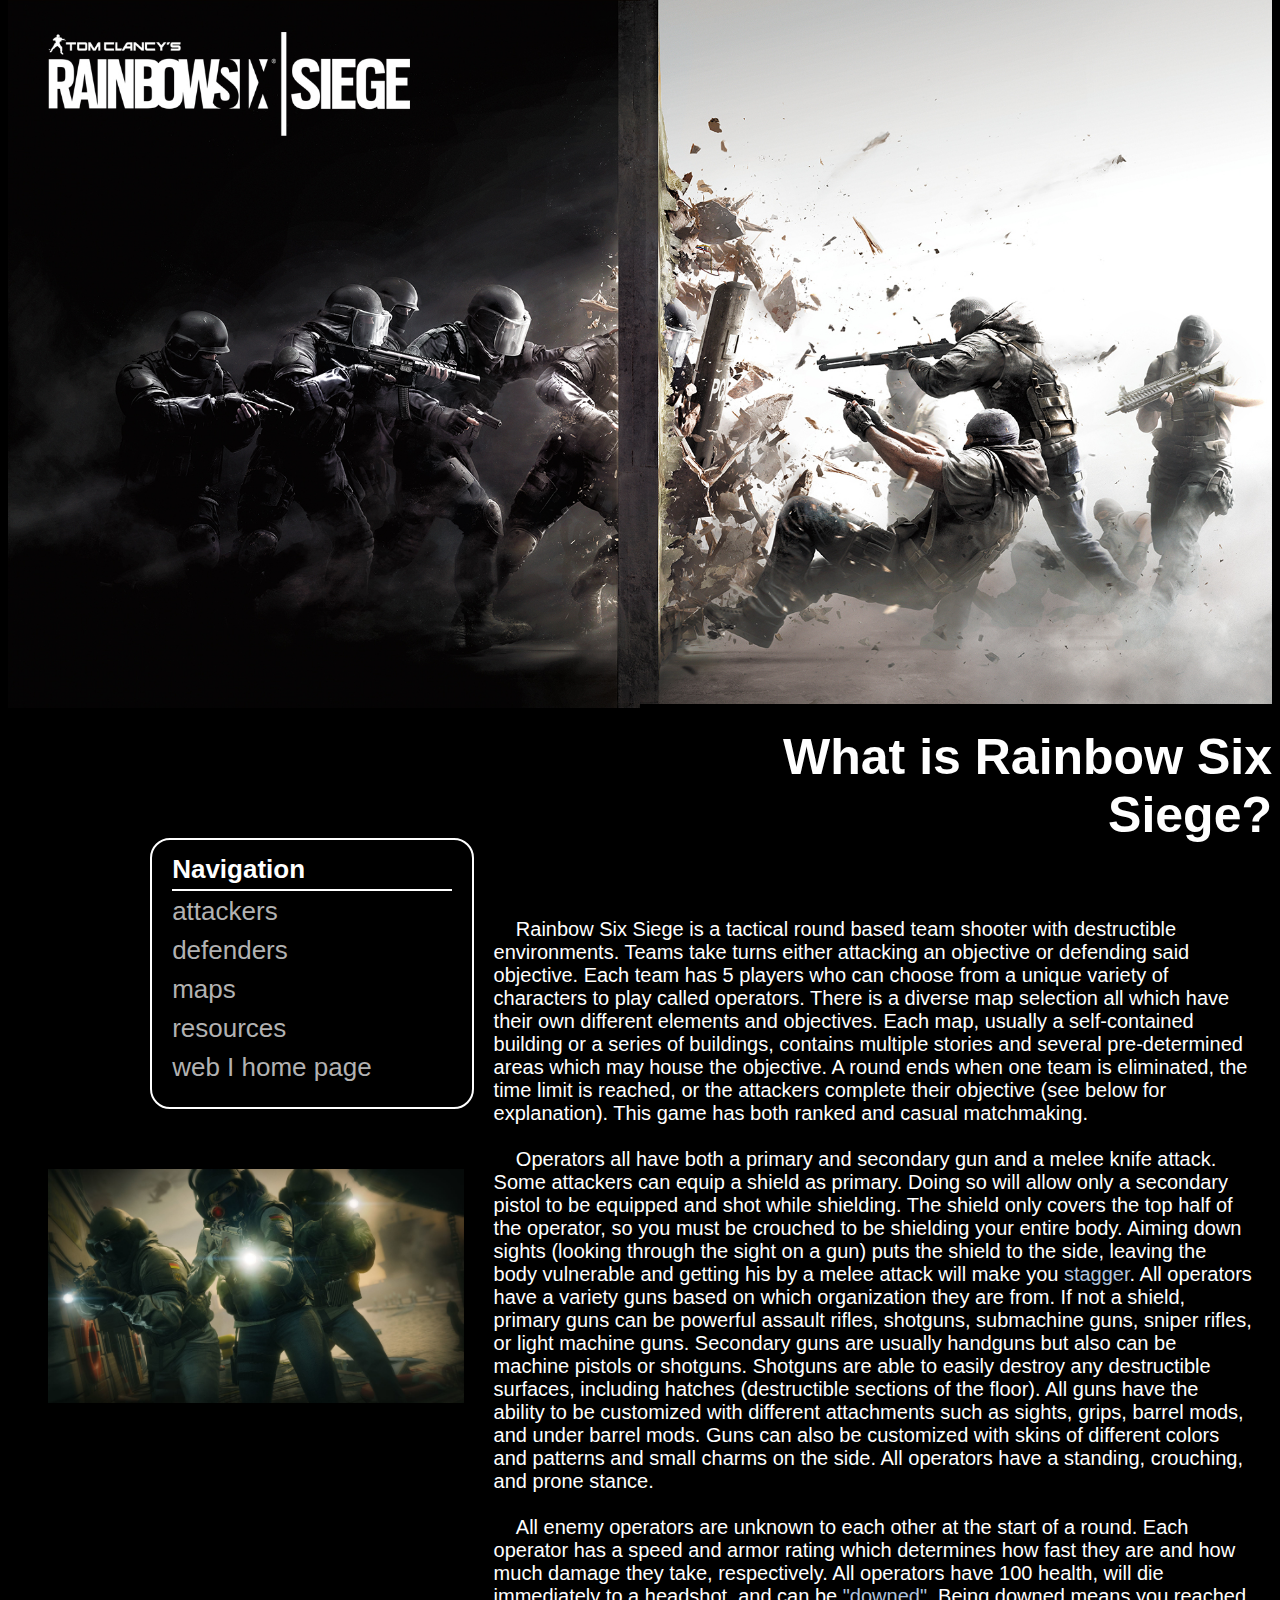
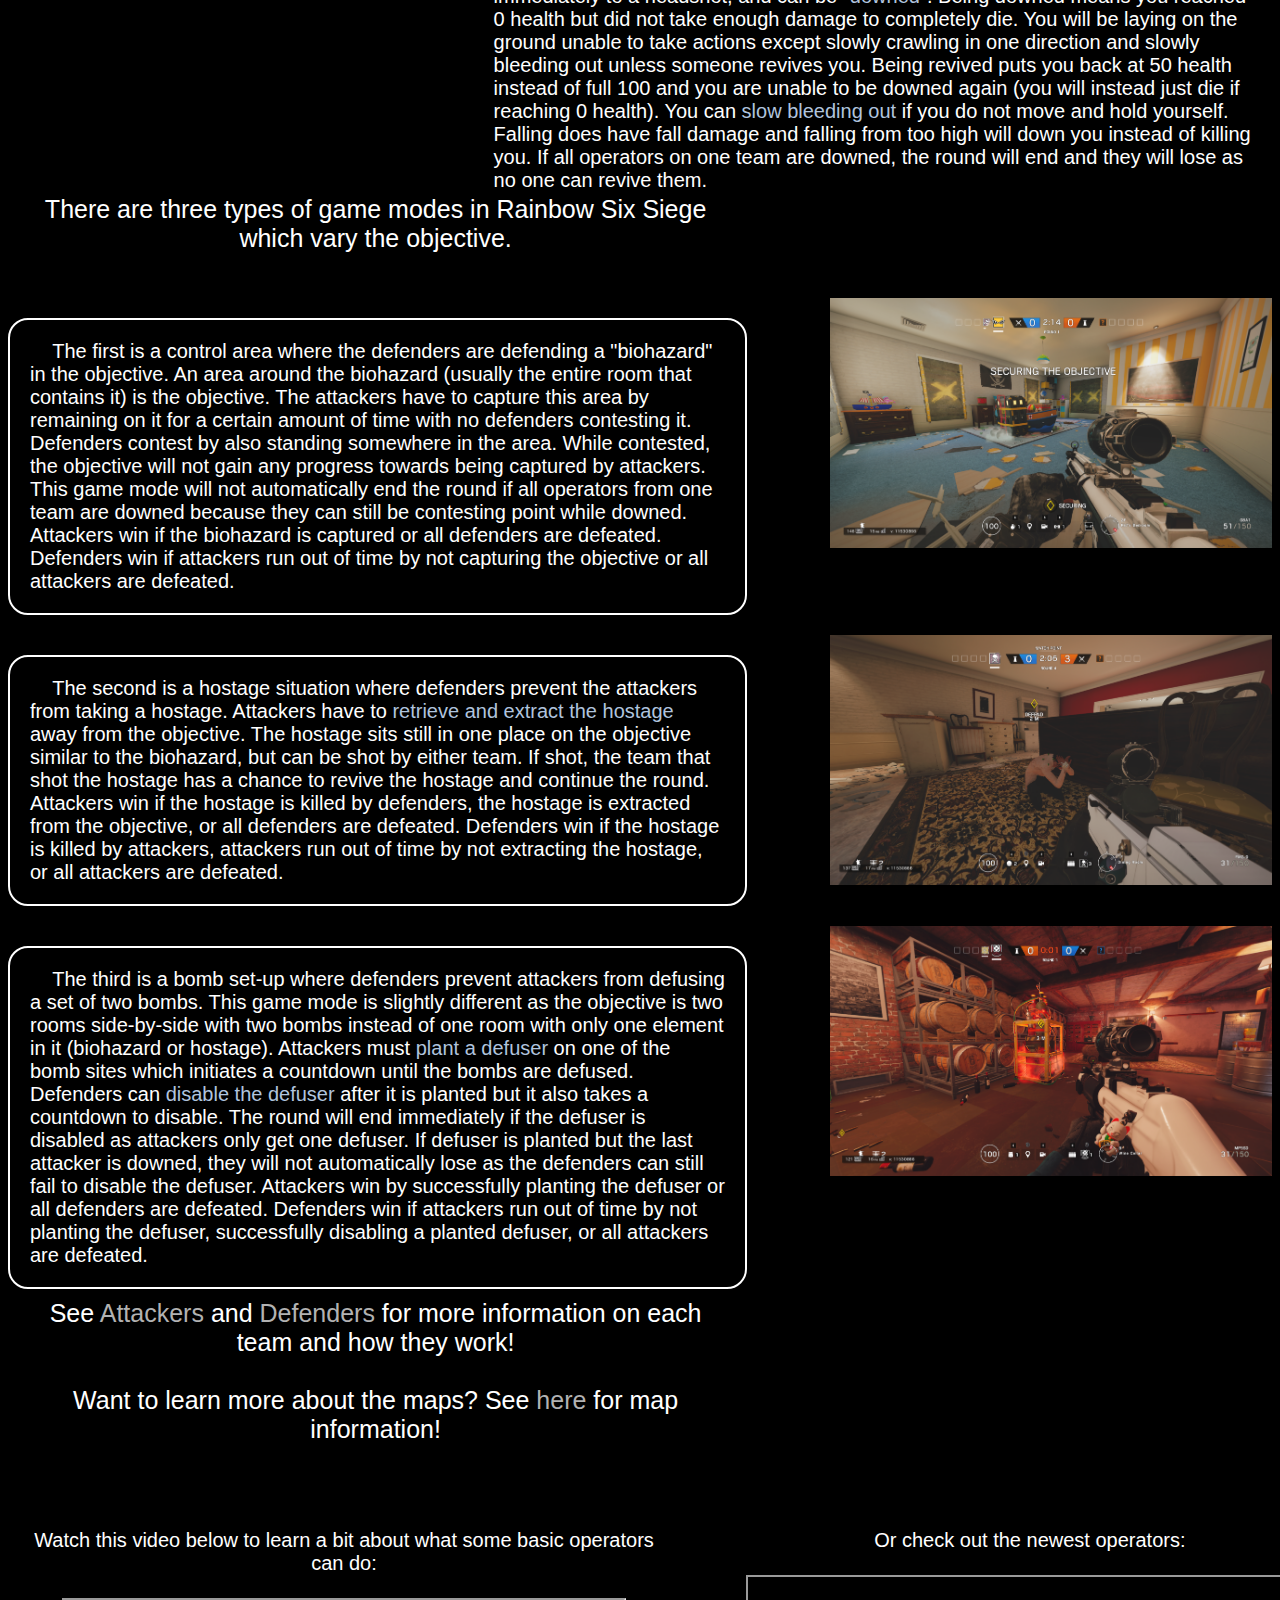
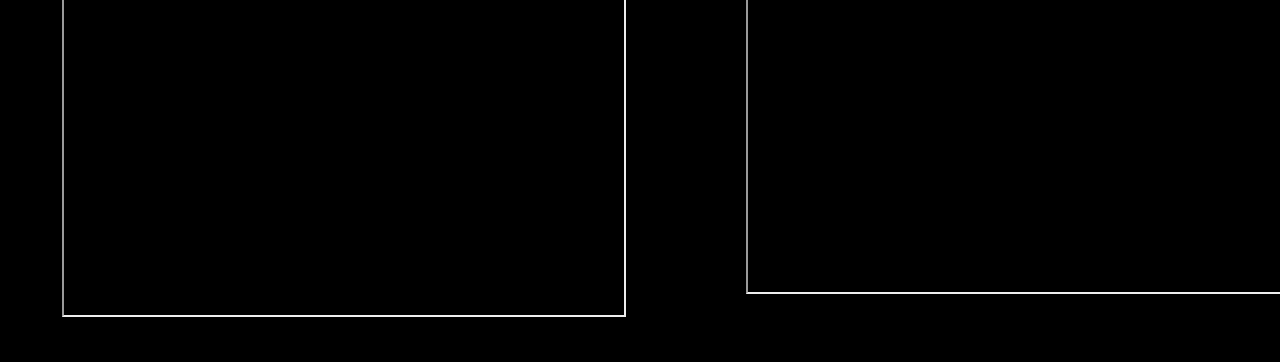
<file: index.html>
<!DOCTYPE html>
<html lang="en">
	<head>
<meta charset="utf-8" />
<title>Home</title>
<link rel = "stylesheet" type = "text/css" href = "./assets/css/css_home.css" />
        
    </head>
<body>   
    <div class="left">
    <div class="container">
    <img class= "dv" src="./assets/media/logoLeft.jpg" alt="Rainbow Six Seige">
    <div class="overlay">
        <a href="./attackers.html" style="display: block; height: 100%"></a>
        <div class="text"><a class= "dv" href="./attackers.html">ATTACKERS</a></div>
    </div>
    </div>
    </div>
    
    <div class="right">
    <div class="container">
    <img class= "dv" src="./assets/media/logoRight.jpg" alt="Rainbow Six Seige">
    <div class="overlay">
        <a href="./defenders.html" style="display: block; height: 100%"></a>
        <div class="text"><a class="dv" href="./defenders.html">DEFENDERS</a></div>
    </div>
    </div>
    </div>
    
    <div class="desc">
    <h1 style="text-align: right">What is Rainbow Six Siege?</h1>
    <div>
        <p class="noformat">
        &nbsp;&nbsp;&nbsp;&nbsp;Rainbow Six Siege is a tactical round based team shooter with destructible environments. Teams take turns either attacking an objective or defending said objective. Each team has 5 players who can choose from a unique variety of characters to play called operators. There is a diverse map selection all which have their own different elements and objectives. Each map, usually a self-contained building or a series of buildings, contains multiple stories and several pre-determined areas which may house the objective. A round ends when one team is eliminated, the time limit is reached, or the attackers complete their objective (see below for explanation). This game has both ranked and casual matchmaking.
        <br/><br/>
        &nbsp;&nbsp;&nbsp;&nbsp;Operators all have both a primary and secondary gun and a melee knife attack. Some attackers can equip a shield as primary. Doing so will allow only a secondary pistol to be equipped and shot while shielding. The shield only covers the top half of the operator, so you must be crouched to be shielding your entire body. Aiming down sights (looking through the sight on a gun) puts the shield to the side, leaving the body vulnerable and getting his by a melee attack will make you <a class="stagger" style="color: lightsteelblue">stagger</a>. All operators have a variety guns based on which organization they are from. If not a shield, primary guns can be powerful assault rifles, shotguns, submachine guns, sniper rifles, or light machine guns. Secondary guns are usually handguns but also can be machine pistols or shotguns. Shotguns are able to easily destroy any destructible surfaces, including hatches (destructible sections of the floor). All guns have the ability to be customized with different attachments such as sights, grips, barrel mods, and under barrel mods. Guns can also be customized with skins of different colors and patterns and small charms on the side. All operators have a standing, crouching, and prone stance.
        <br/><br/>
        &nbsp;&nbsp;&nbsp;&nbsp;All enemy operators are unknown to each other at the start of a round. Each operator has a speed and armor rating which determines how fast they are and how much damage they take, respectively. All operators have 100 health, will die immediately to a headshot, and can be <a class="downed" style="color: lightsteelblue">"downed"</a>. Being downed means you reached 0 health but did not take enough damage to completely die. You will be laying on the ground unable to take actions except slowly crawling in one direction and slowly bleeding out unless someone revives you. Being revived puts you back at 50 health instead of full 100 and you are unable to be downed again (you will instead just die if reaching 0 health). You can <a class="bleedout" style="color: lightsteelblue">slow bleeding out</a> if you do not move and hold yourself. Falling does have fall damage and falling from too high will down you instead of killing you. If all operators on one team are downed, the round will end and they will lose as no one can revive them.
        <br/><br/>  
         
    </p>
        <figure>
            <img class="left" src="./assets/media/r6.jpg" alt="Team" style="padding-top: 60px; padding-bottom: 100px">
                <figcaption style="font-size: 26px; color: white; font-family: helvetica; line-height: 1.5; max-width: 300px; margin-left: 24%; margin-top: -40px">
                    <h4 style=" margin-bottom: 1px; margin-top: -10px; border-bottom: 2px solid white">Navigation</h4>
                    <a href="./attackers.html">attackers</a>
                    <br/><a href="./defenders.html">defenders</a>
                    <br/><a href="./maps.html">maps</a>
                    <br/><a href="./resources.html">resources</a>
                    <br/><a href="../index.html">web I home page</a>
                </figcaption>
        </figure>
    </div>
    </div>
    <p class="borderless" style="left: 0px; text-align: center; font-size: 25px; margin-top: -80px">
        There are three types of game modes in Rainbow Six Siege which vary the objective. 
    </p>
    <div>
    <p>
        &nbsp;&nbsp;&nbsp;&nbsp;The first is a control area where the defenders are defending a "biohazard" in the objective. An area around the biohazard (usually the entire room that contains it) is the objective. The attackers have to capture this area by remaining on it for a certain amount of time with no defenders contesting it. Defenders contest by also standing somewhere in the area. While contested, the objective will not gain any progress towards being captured by attackers. This game mode will not automatically end the round if all operators from one team are downed because they can still be contesting point while downed. Attackers win if the biohazard is captured or all defenders are defeated. Defenders win if attackers run out of time by not capturing the objective or all attackers are defeated. 
    </p>
        <br/>
        <img class="right" src="./assets/media/biohazard.png" alt="Biohazard">
    </div>
    <div>
    <p>
        &nbsp;&nbsp;&nbsp;&nbsp;The second is a hostage situation where defenders prevent the attackers from taking a hostage. Attackers have to <a class="hostagecarry" style="color: lightsteelblue">retrieve and extract the hostage</a> away from the objective. The hostage sits still in one place on the objective similar to the biohazard, but can be shot by either team. If shot, the team that shot the hostage has a chance to revive the hostage and continue the round. Attackers win if the hostage is killed by defenders, the hostage is extracted from the objective, or all defenders are defeated. Defenders win if the hostage is killed by attackers, attackers run out of time by not extracting the hostage, or all attackers are defeated.
    </p>
        <img class="right" src="./assets/media/hostage.png" alt="Hostage">
    </div>
    <div>
    <p> 
        &nbsp;&nbsp;&nbsp;&nbsp;The third is a bomb set-up where defenders prevent attackers from defusing a set of two bombs. This game mode is slightly different as the objective is two rooms side-by-side with two bombs instead of one room with only one element in it (biohazard or hostage). Attackers must <a class="plant" style="color: lightsteelblue">plant a defuser</a> on one of the bomb sites which initiates a countdown until the bombs are defused. Defenders can <a class="disable" style="color: lightsteelblue">disable the defuser</a> after it is planted but it also takes a countdown to disable. The round will end immediately if the defuser is disabled as attackers only get one defuser. If defuser is planted but the last attacker is downed, they will not automatically lose as the defenders can still fail to disable the defuser. Attackers win by successfully planting the defuser or all defenders are defeated. Defenders win if attackers run out of time by not planting the defuser, successfully disabling a planted defuser, or all attackers are defeated.
    </p> 
        <img class="right" src="./assets/media/bomb.png" alt="Defuser">   
    </div>
    
    <p class="borderless" style="text-align: center; font-size: 25px; margin-top: -30px">
        See <a href="./attackers.html">Attackers</a> and <a href="./defenders.html">Defenders</a> for more information on each team and how they work!
        <br/><br/>
        Want to learn more about the maps? See <a href="./maps.html">here</a> for map information!
    </p>
    <div>
    <p class="video" style="max-width: 50%; float:left">
        Watch this video below to learn a bit about what some basic operators can do:
        <br/><br/>
        <iframe width="560" height="315" src="https://www.youtube.com/embed/95Bb9HCjoLg?rel=0"  allowfullscreen></iframe>
    </p>
    <p class="video" style="max-width: 40%; float:right; text-align: justify;">
        &nbsp;&nbsp;&nbsp;&nbsp;&nbsp;&nbsp;&nbsp;&nbsp;&nbsp;&nbsp;&nbsp;&nbsp;&nbsp;&nbsp;&nbsp;&nbsp;&nbsp;&nbsp;&nbsp;&nbsp;&nbsp;&nbsp;&nbsp;Or check out the newest operators:
        <br/><br/>
        <iframe width="560" height="315" src="https://www.youtube.com/embed/Ld1LL97Pry0?rel=0" allowfullscreen></iframe>
    </p>
    </div>
</body>
</html>
</file>
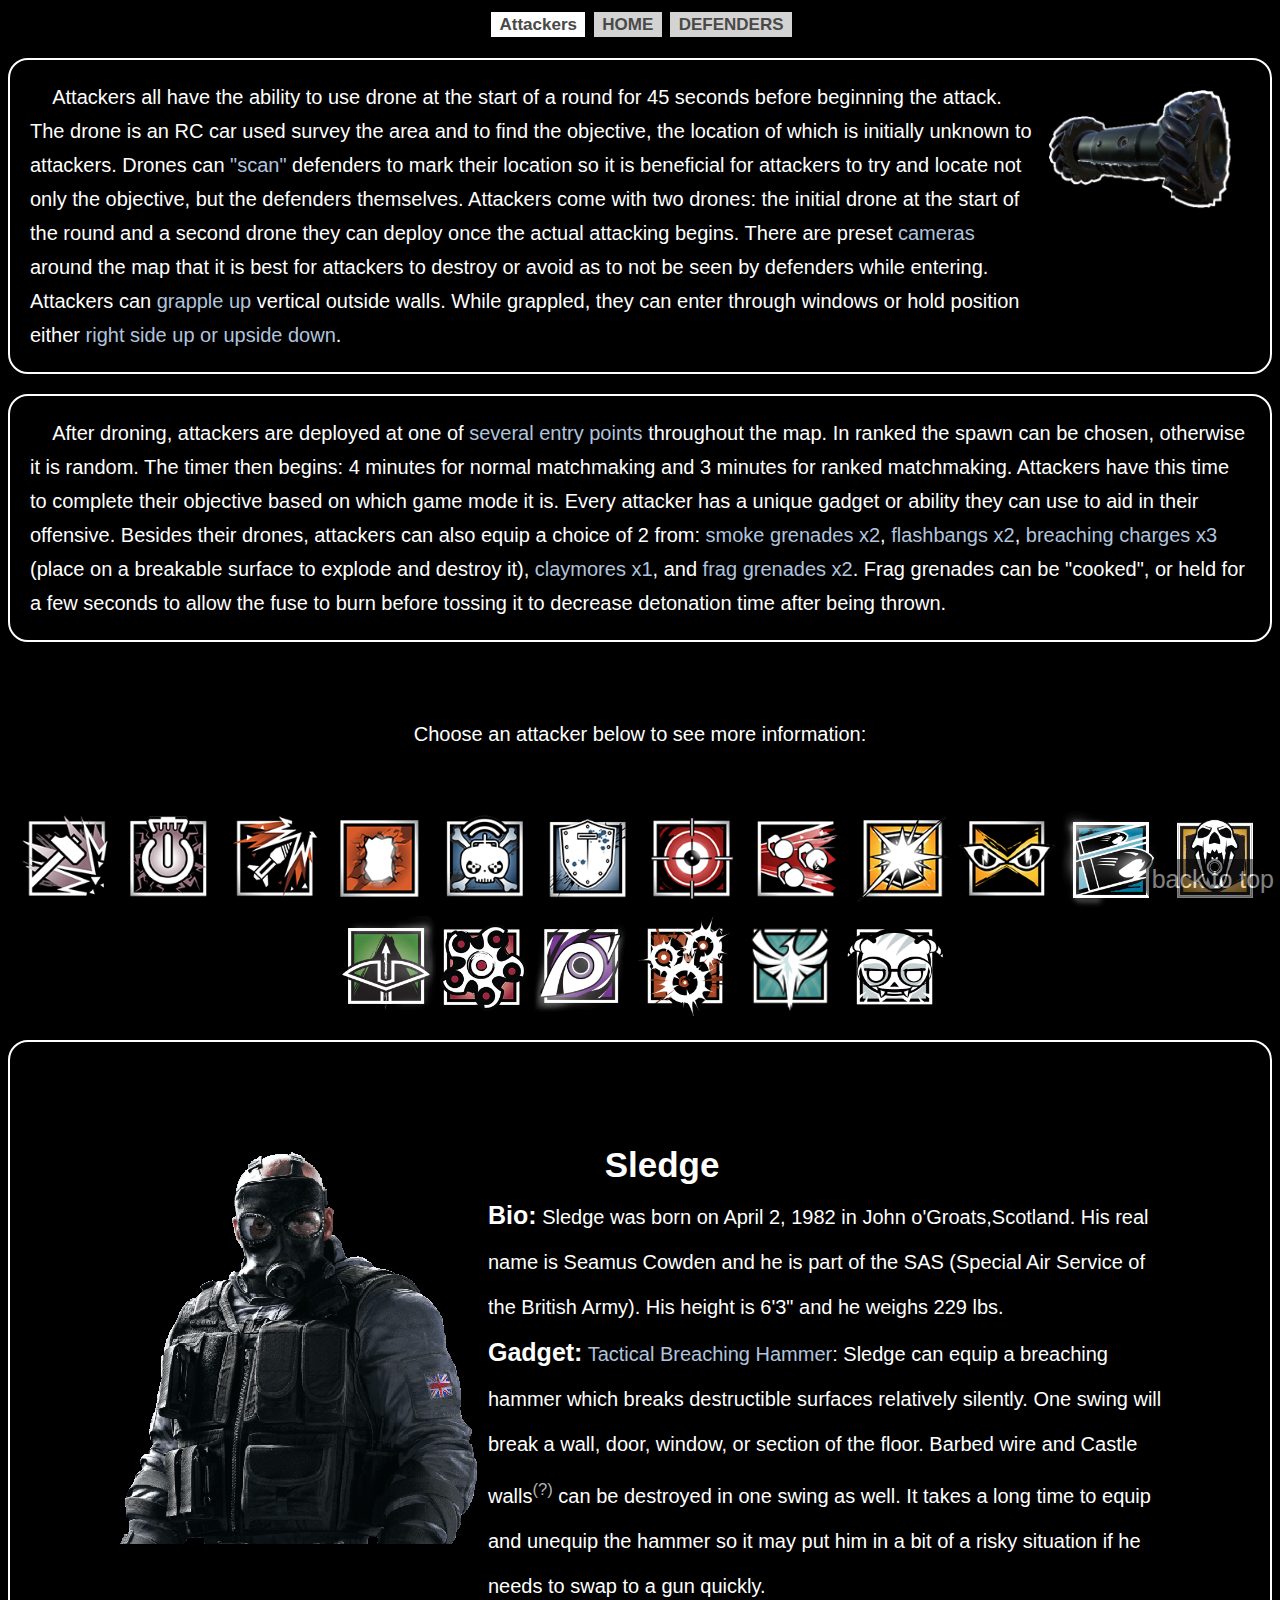
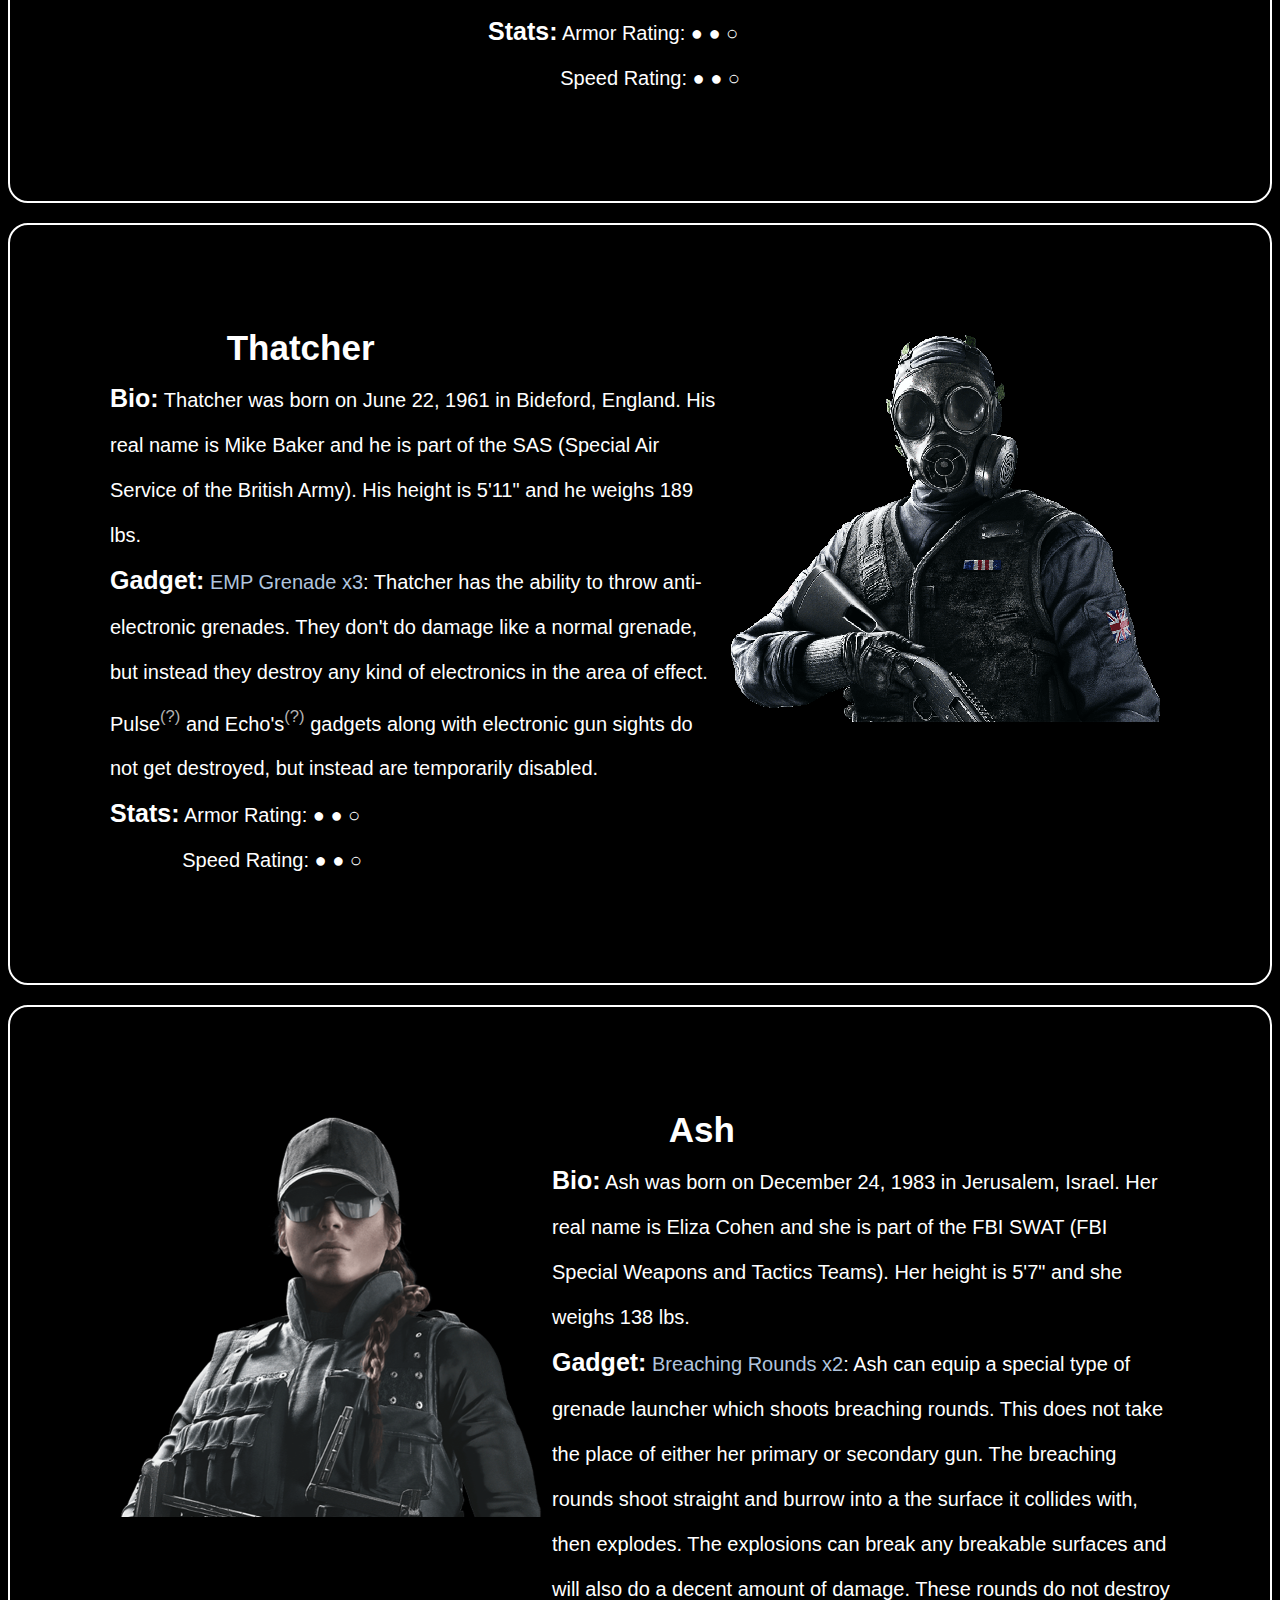
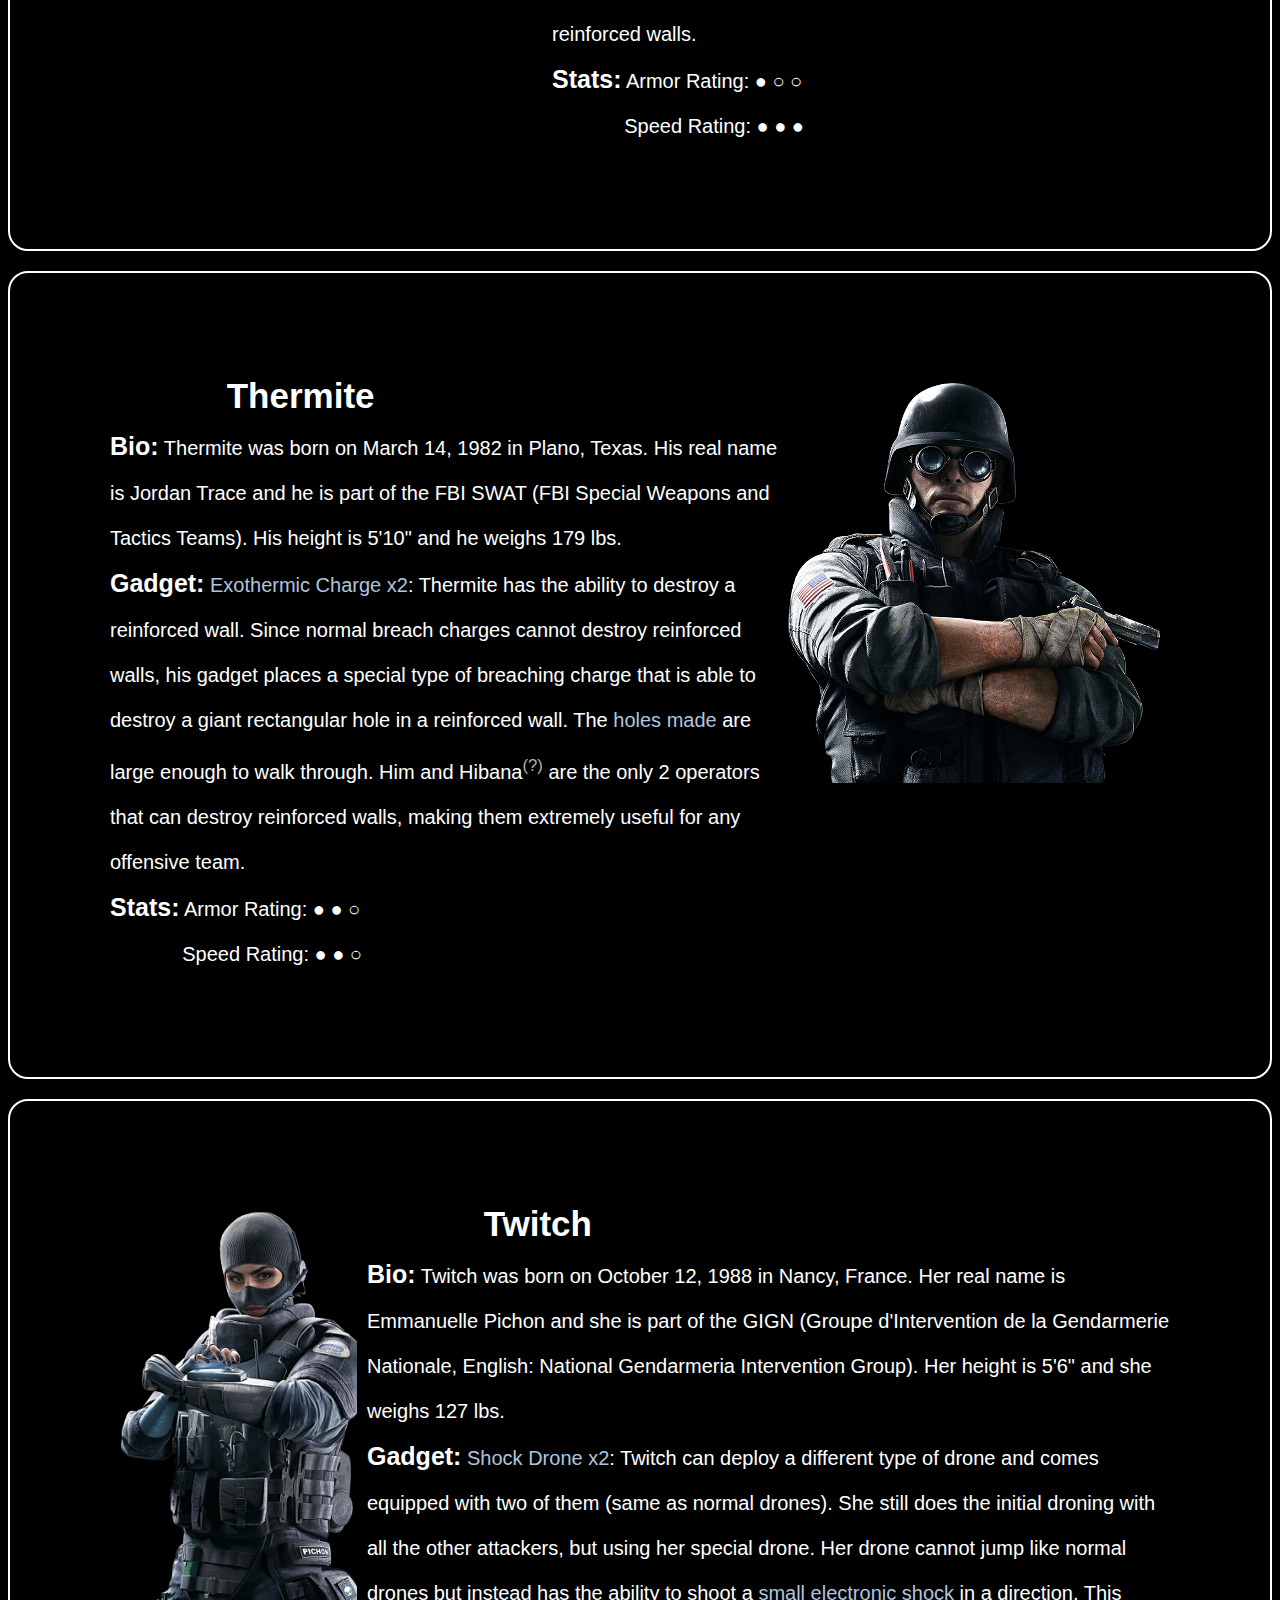
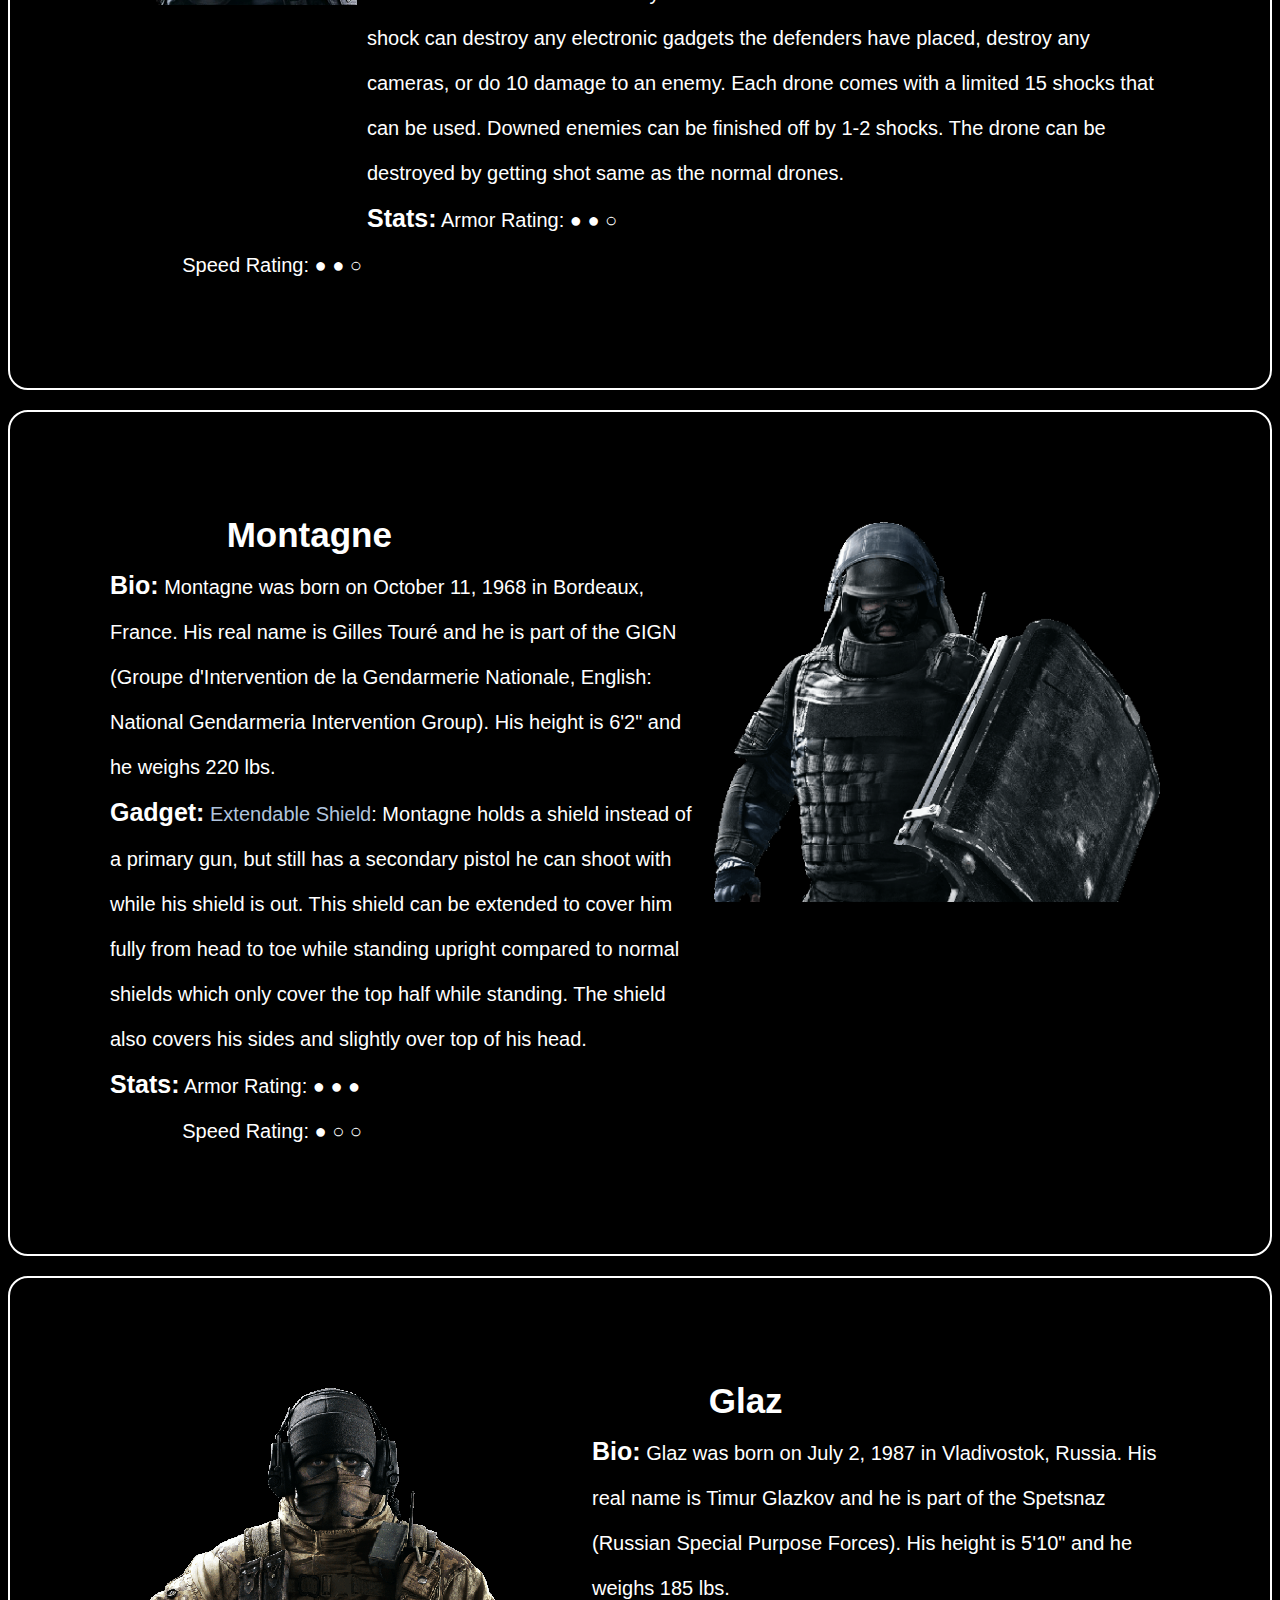
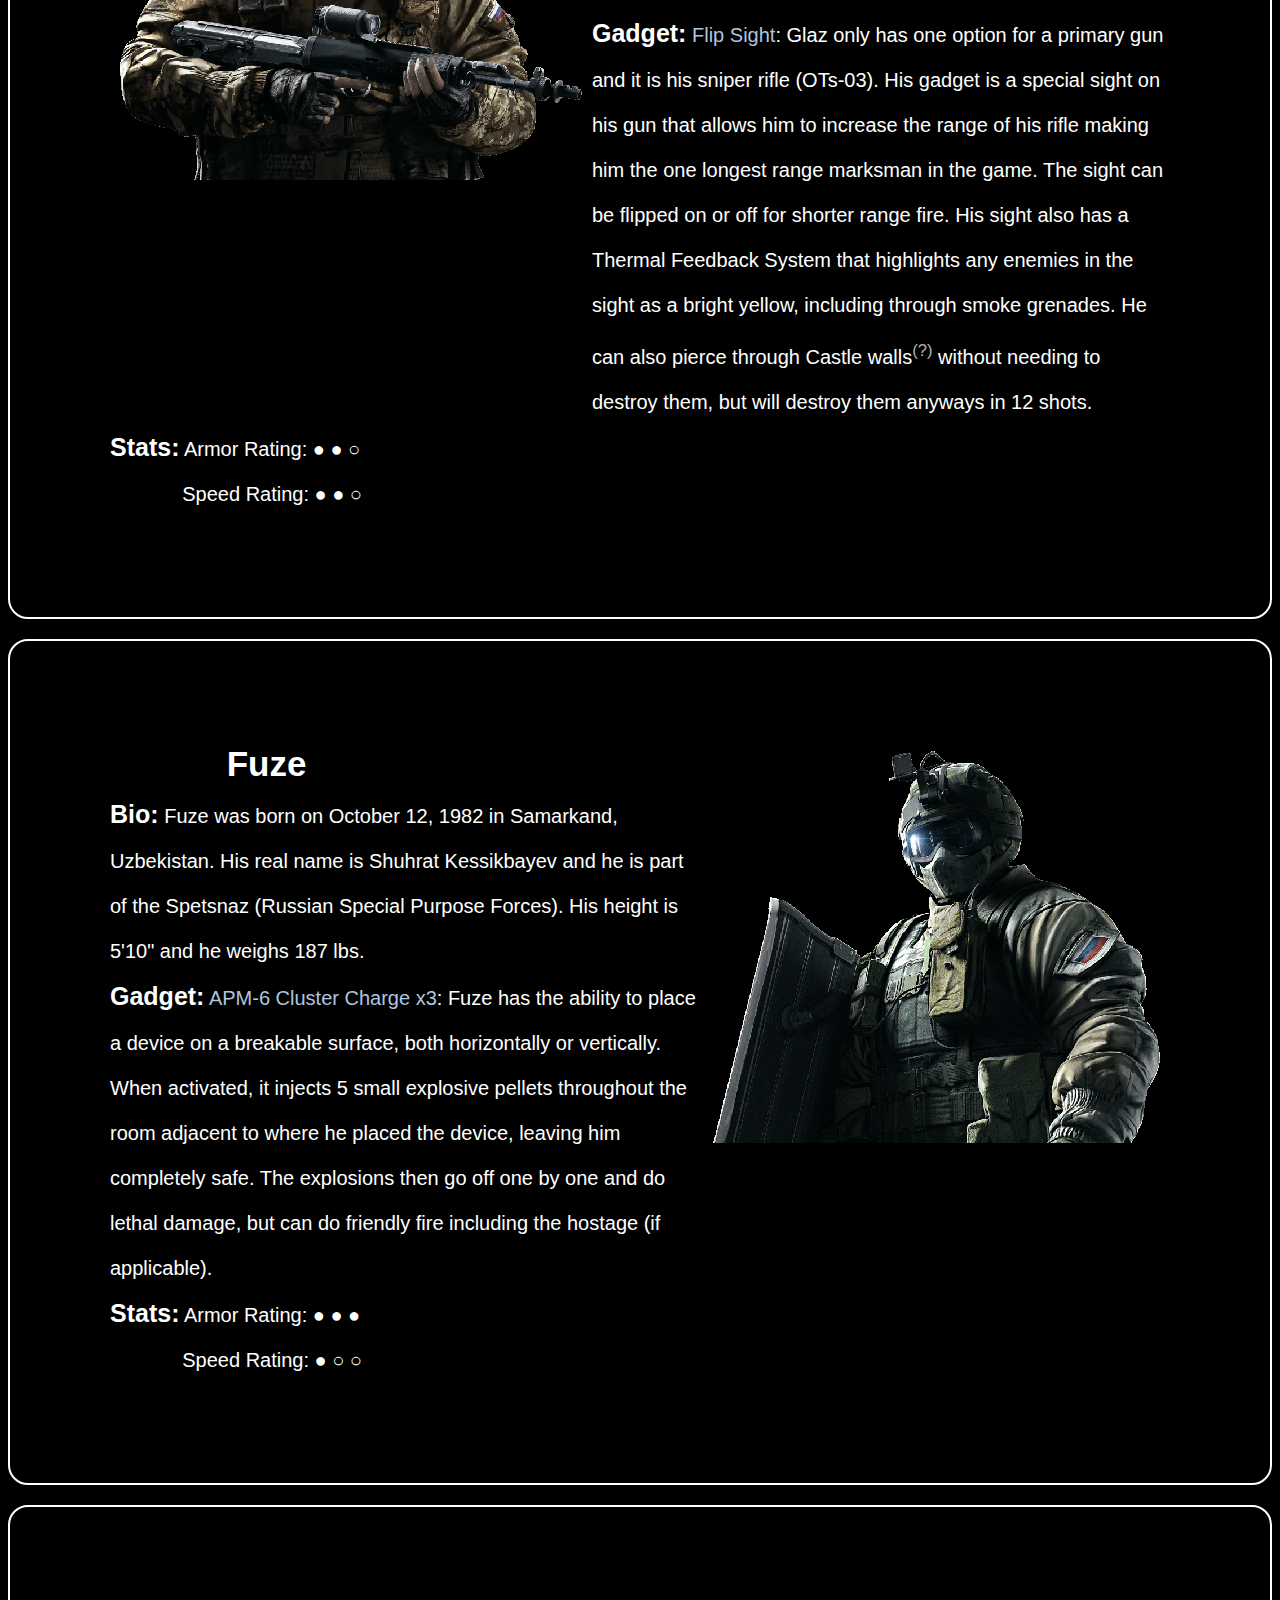
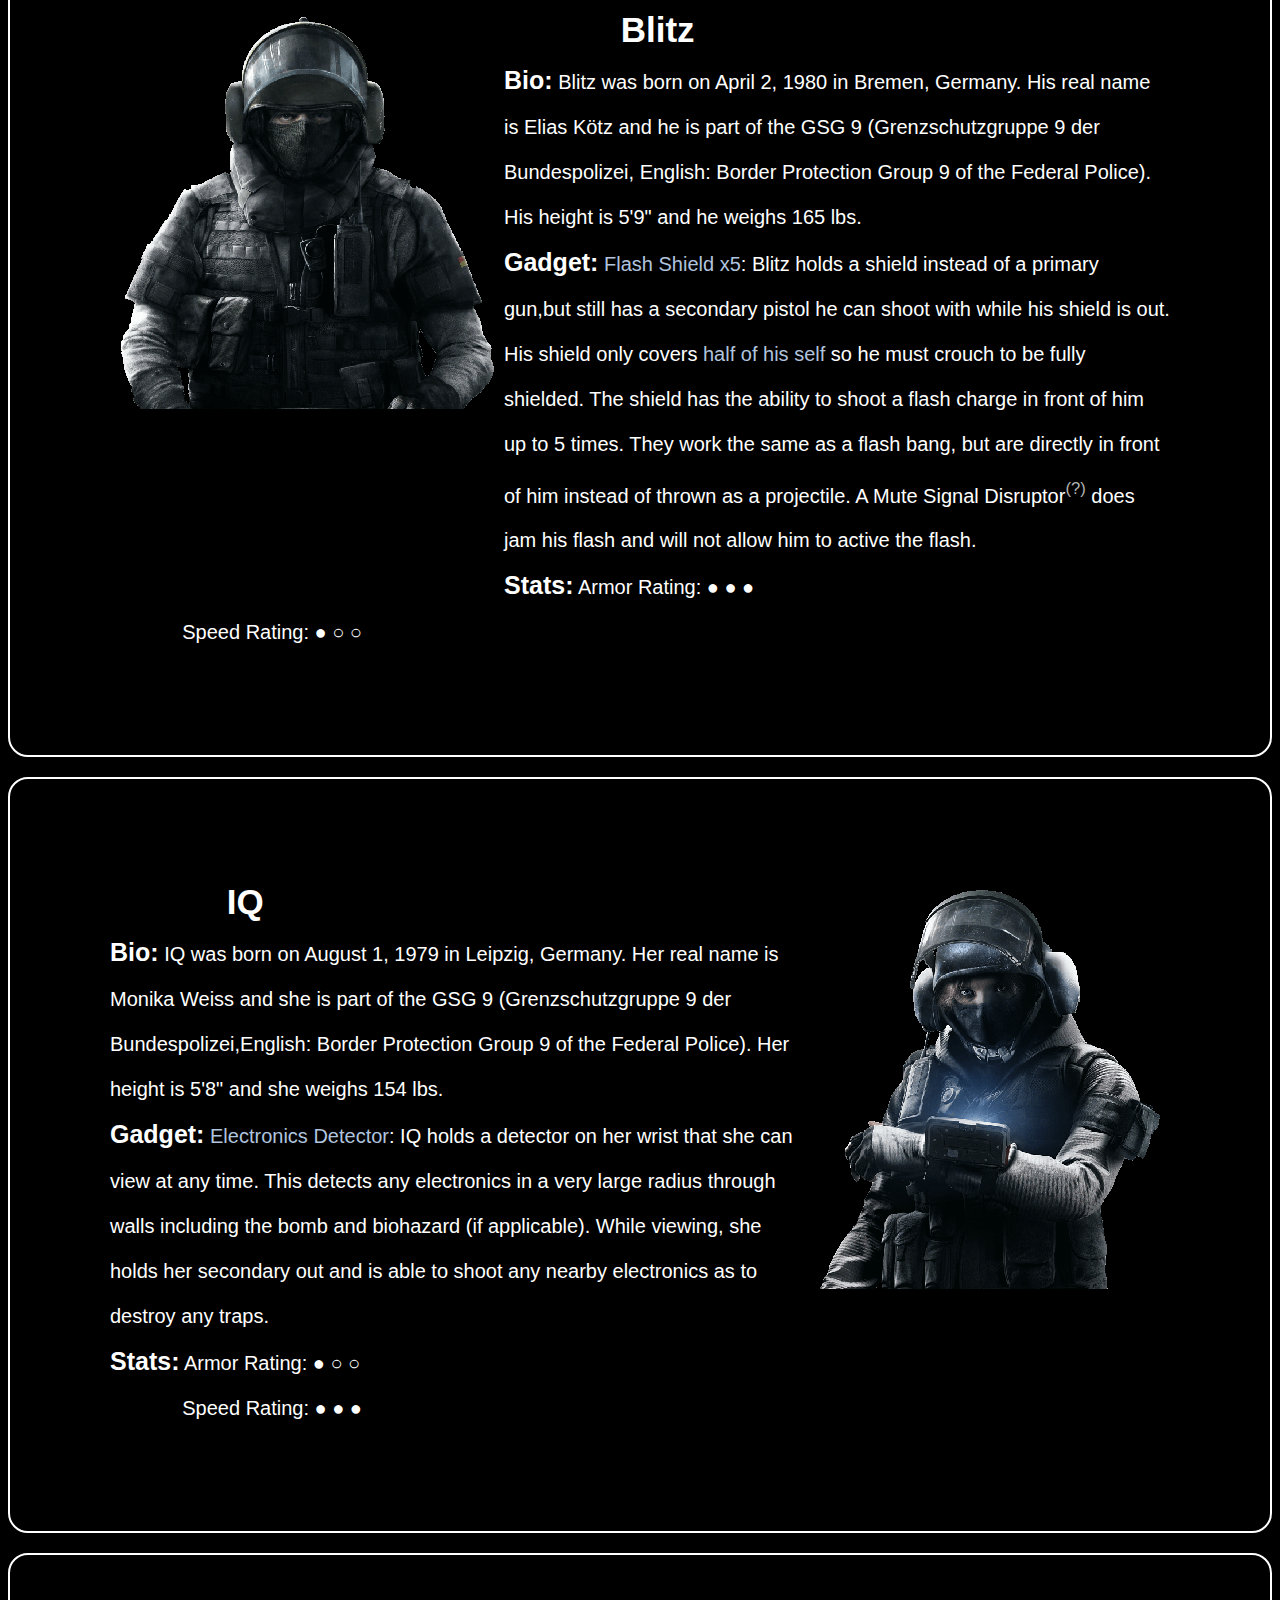
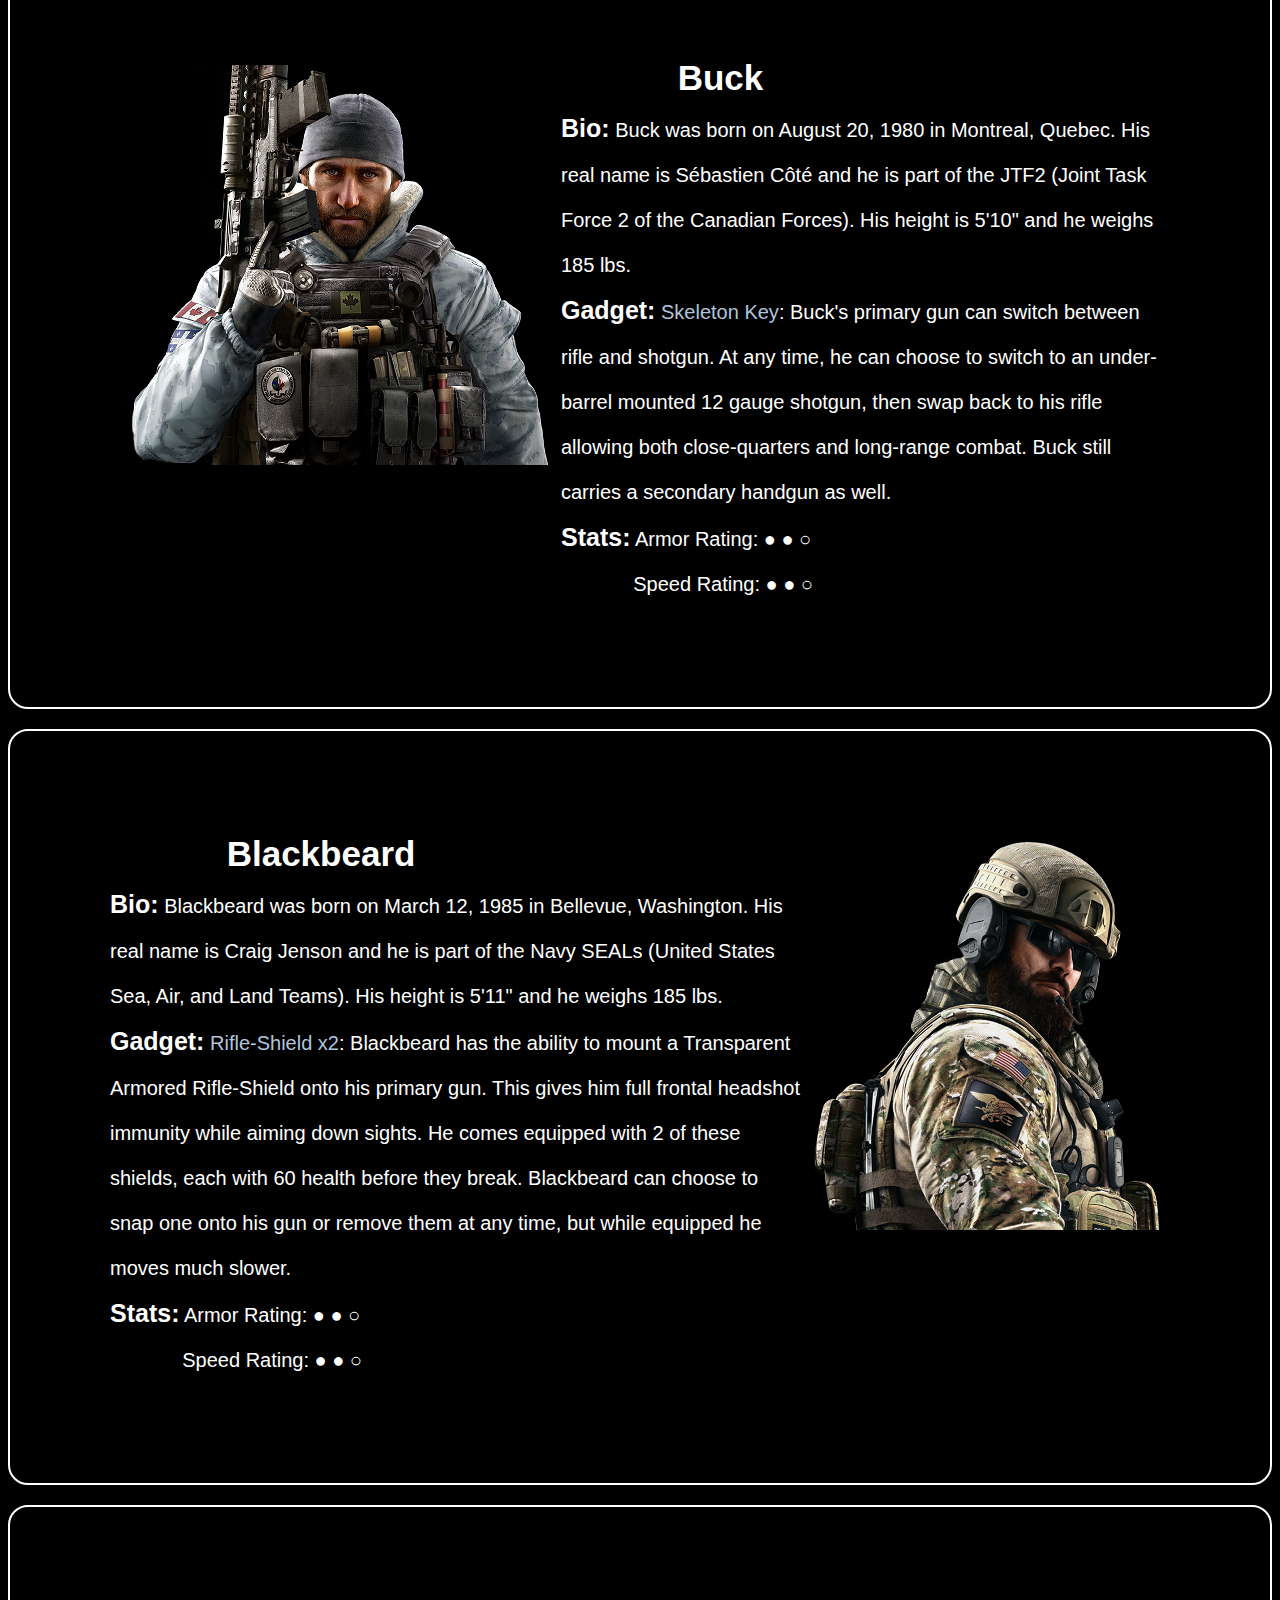
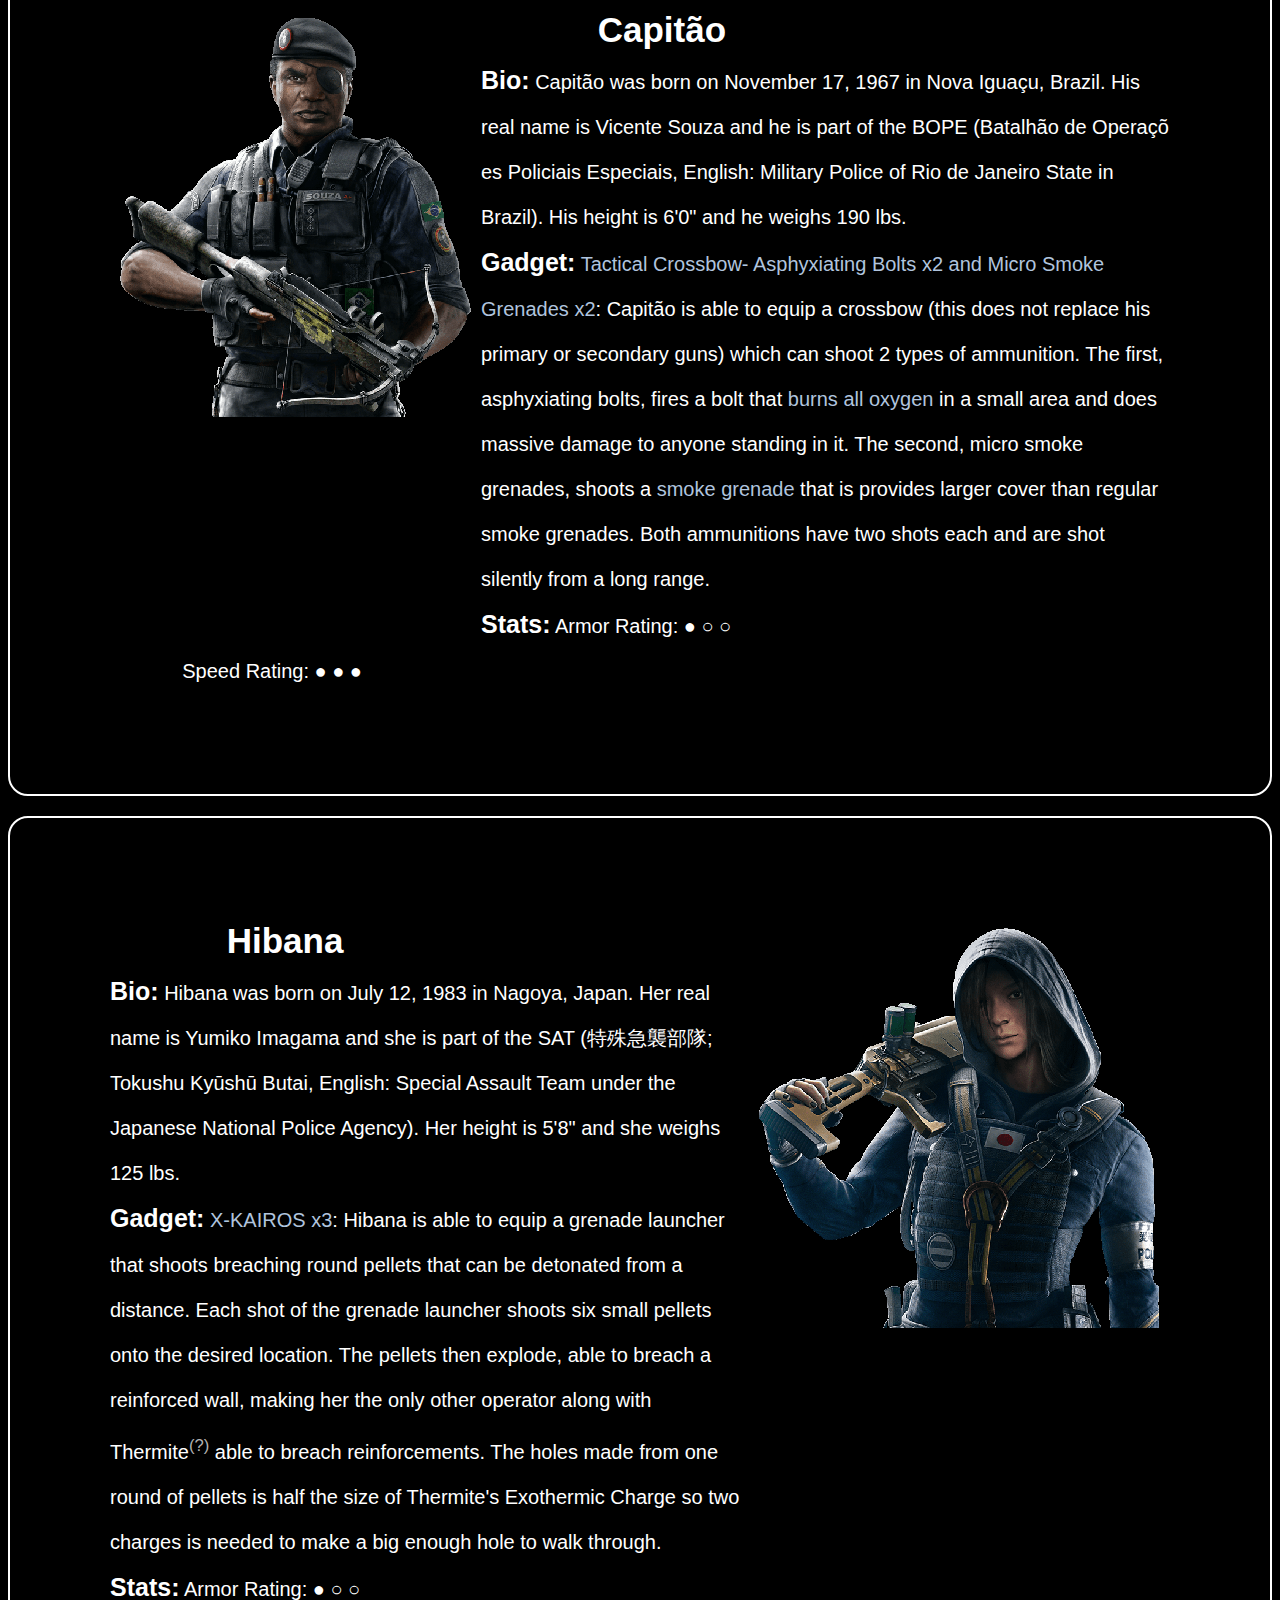
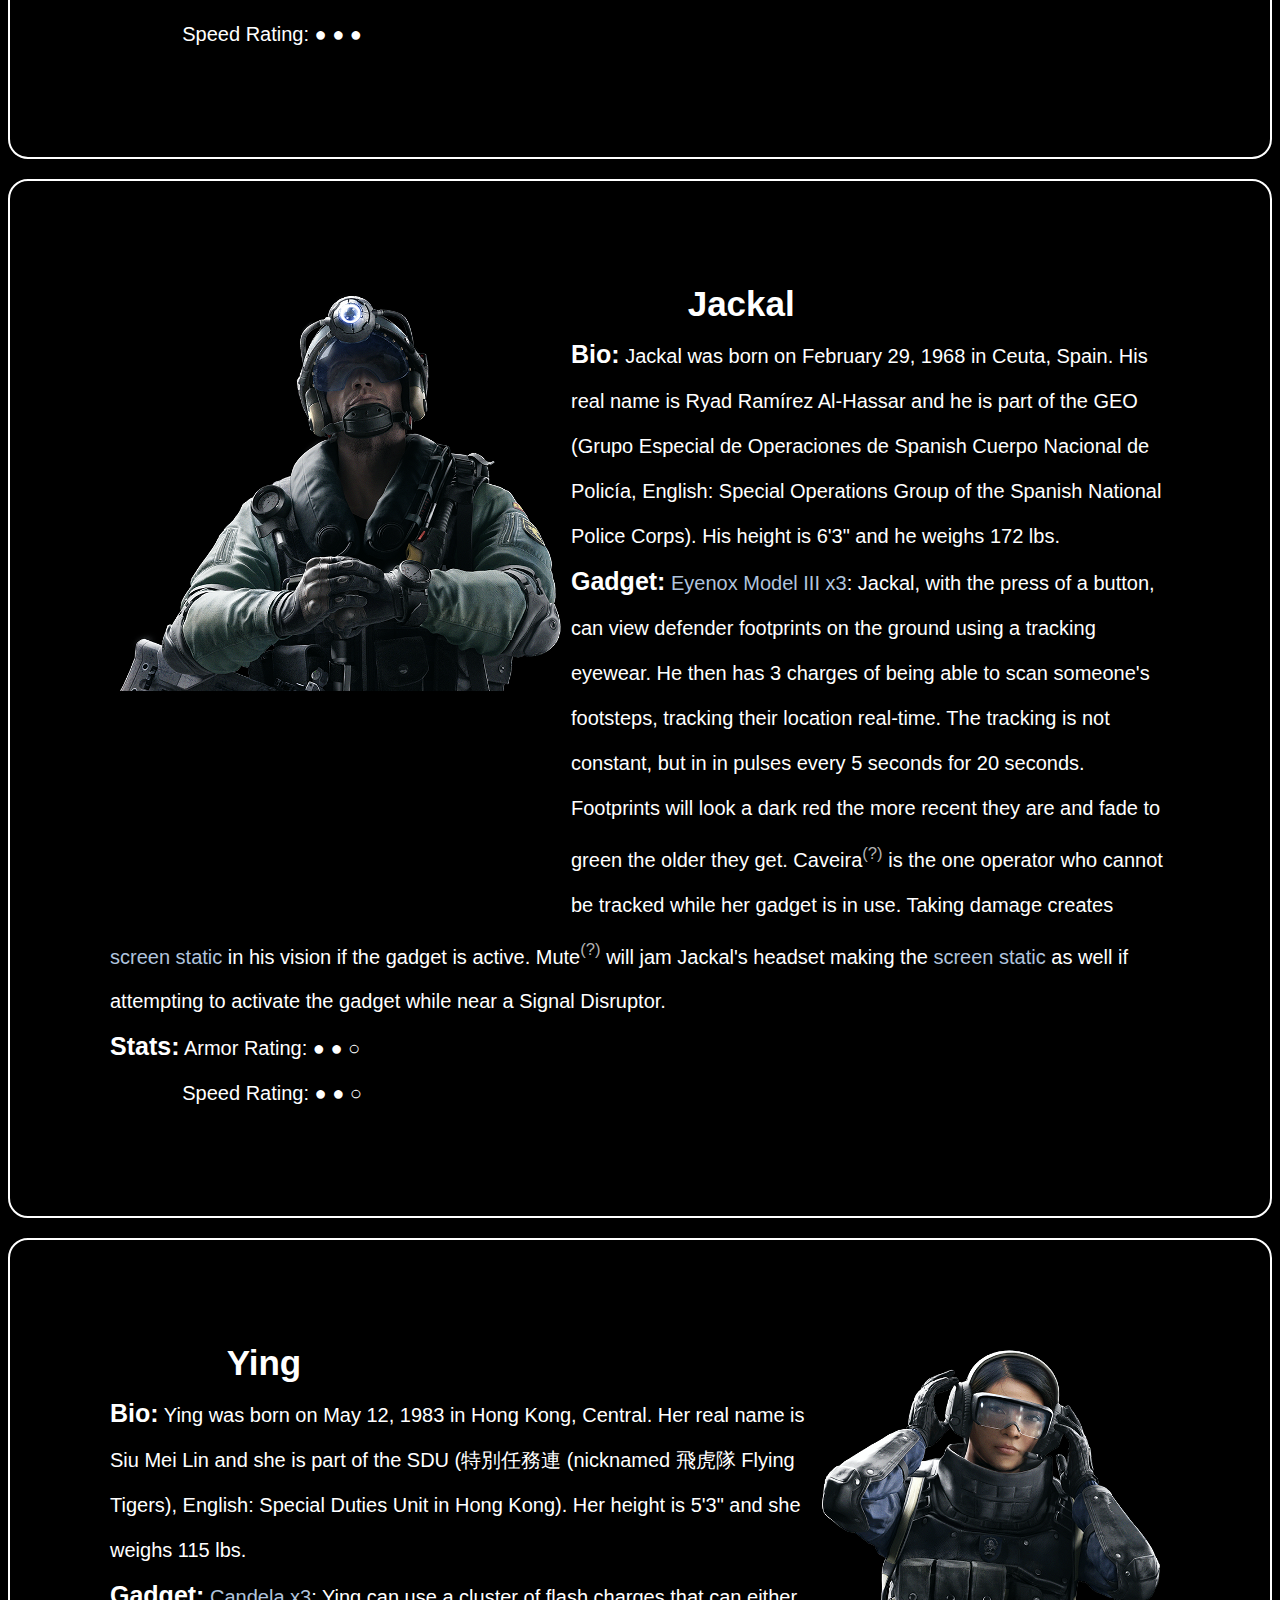
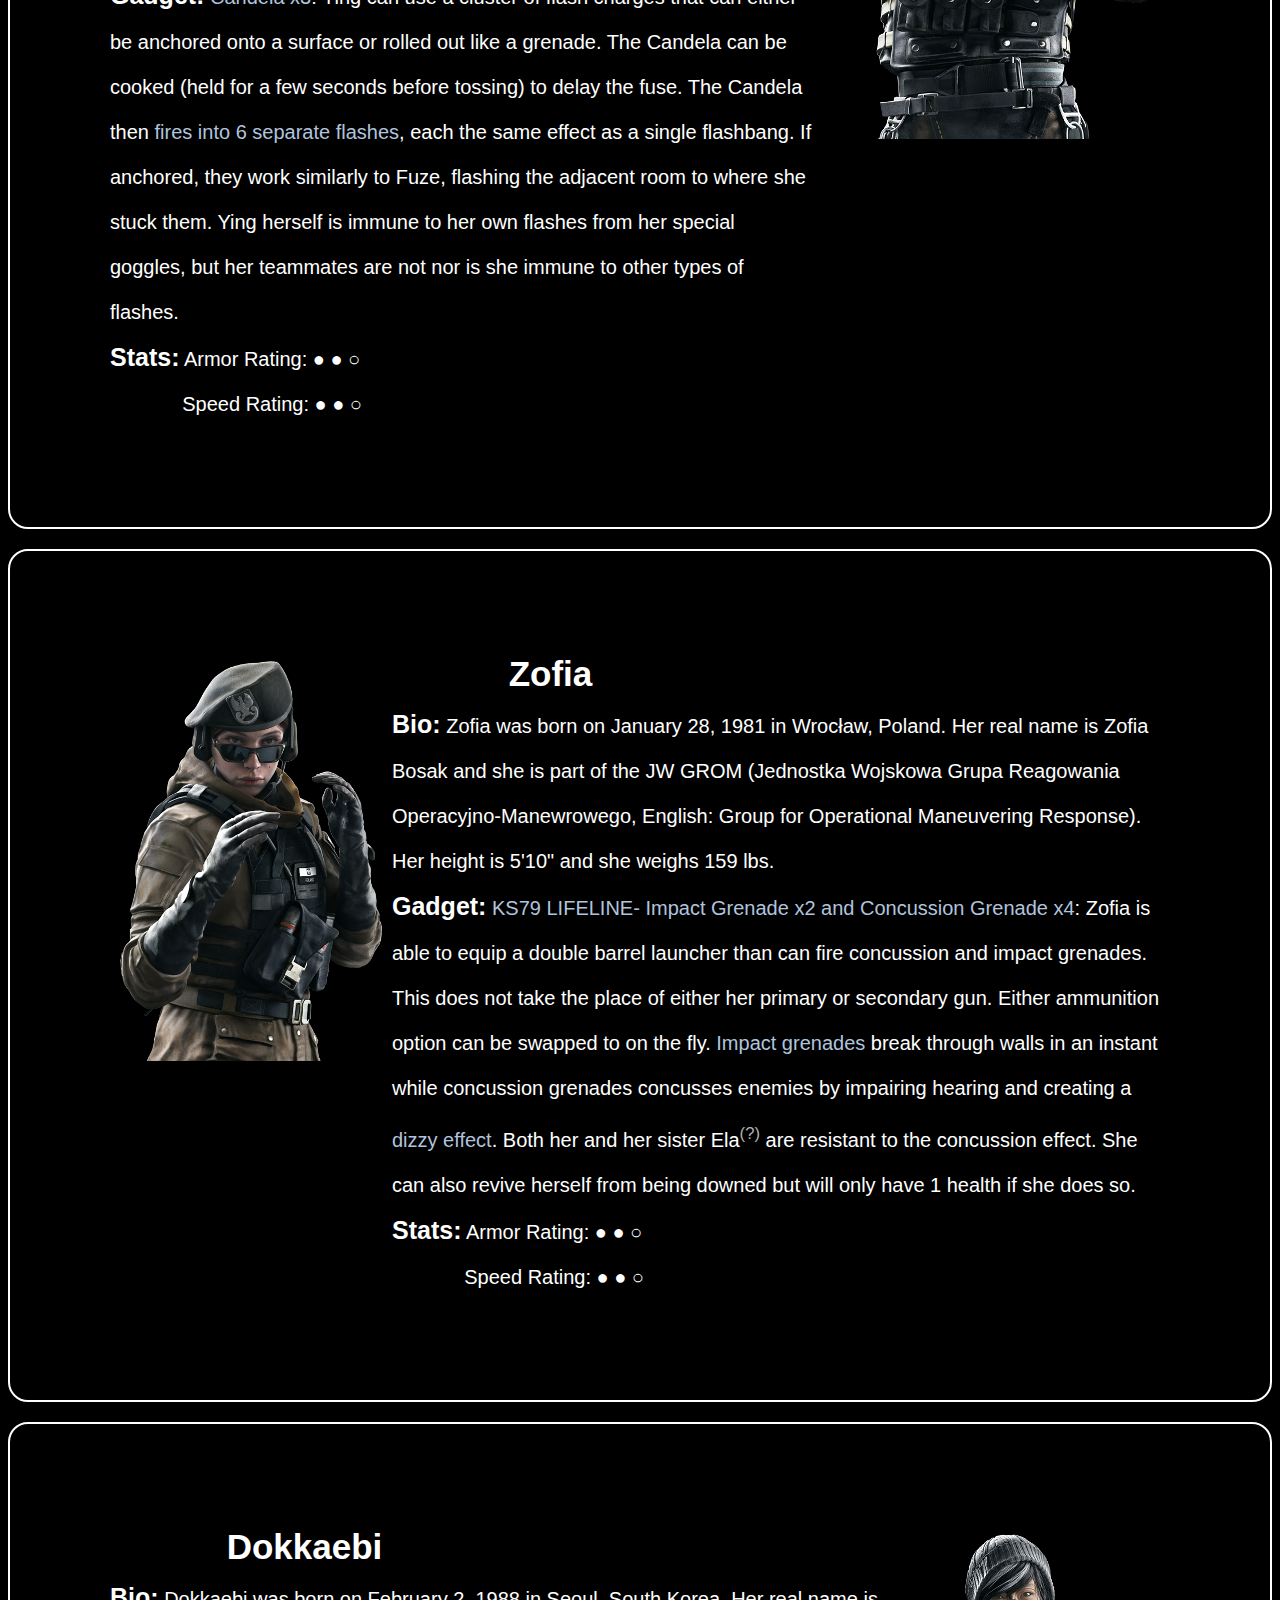
<file: attackers.html>
<!DOCTYPE html>
<html lang="en">
	<head>
<meta charset="utf-8" />
<title>Attackers</title>
<link rel = "stylesheet" type = "text/css" href = "./assets/css/css_attack.css" />
    </head>
<body>
<nav id="navcontainer">
<ul id="navlist">
<li id="active"><a href="./attackers.html" id="current">Attackers</a></li>
<li><a href="./index.html">HOME</a></li>
<li><a href="./defenders.html">DEFENDERS</a></li>
</ul>
</nav>
    <div>
<h2 class="top"><a class="top" href="#">back to top</a></h2>  
<p class="noformat"> 
    <img class="p" src="./assets/media/drone.png" alt="Drone" style="max-height: 120px; float: right">
    &nbsp;&nbsp;&nbsp;&nbsp;Attackers all have the ability to use drone at the start of a round for 45 seconds before beginning the attack. The drone is an RC car used survey the area and to find the objective, the location of which is initially unknown to attackers. Drones can <a class="drone" style="color: lightsteelblue">"scan"</a> defenders to mark their location so it is beneficial for attackers to try and locate not only the objective, but the defenders themselves. Attackers come with two drones: the initial drone at the start of the round and a second drone they can deploy once the actual attacking begins. There are preset <a class="camera" style="color: lightsteelblue">cameras</a> around the map that it is best for attackers to destroy or avoid as to not be seen by defenders while entering. Attackers can <a class="rep1" style="color: lightsteelblue">grapple up</a> vertical outside walls. While grappled, they can enter through windows or hold position either <a class="rep2" style="color: lightsteelblue">right side up or upside down</a>.
</p>

<p class="noformat">
    &nbsp;&nbsp;&nbsp;&nbsp;After droning, attackers are deployed at one of <a class="spawn" style="color: lightsteelblue">several entry points</a> throughout the map. In ranked the spawn can be chosen, otherwise it is random. The timer then begins: 4 minutes for normal matchmaking and 3 minutes for ranked matchmaking. Attackers have this time to complete their objective based on which game mode it is. Every attacker has a unique gadget or ability they can use to aid in their offensive. Besides their drones, attackers can also equip a choice of 2 from: <a class="smoke" style="color: lightsteelblue">smoke grenades x2</a>, <a class="flash" style="color: lightsteelblue">flashbangs x2</a>, <a class="breach" style="color: lightsteelblue">breaching charges x3</a> (place on a breakable surface to explode and destroy it), <a class="claymore" style="color: lightsteelblue">claymores x1</a>, and <a class="frag" style="color: lightsteelblue">frag grenades x2</a>. Frag grenades can be "cooked", or held for a few seconds to allow the fuse to burn before tossing it to decrease detonation time after being thrown. 
</p>
    
<p class= "center" style="margin-bottom: -50px; margin-top: -50px">
    Choose an attacker below to see more information:
</p>
    
<div id="nav"> 
    
<a href="#sledge">
  <img src="./assets/media/sledge.png" alt="Sledge" style="height:100px">
</a>
<a href="#thatcher">
  <img src="./assets/media/thatcher.png" alt="Thatcher" style="height:100px">
</a>
<a href="#ash">
  <img src="./assets/media/ash.png" alt="Ash" style="height:100px">
</a>
<a href="#thermite">
  <img src="./assets/media/thermite.png" alt="Thermite" style="height:103px">
</a>
<a href="#twitch">
  <img src="./assets/media/twitch.png" alt="Twitch" style="height:100px">
</a>
<a href="#montagne">
  <img src="./assets/media/montagne.png" alt="Montagne" style="height:100px">
</a>
<a href="#glaz">
  <img src="./assets/media/glaz.png" alt="Glaz" style="height:100px">
</a>
<a href="#fuze">
  <img src="./assets/media/fuze.png" alt="Fuze" style="height:100px">
</a>
<a href="#blitz">
  <img src="./assets/media/blitz.png" alt="Blitz" style="height:103px">
</a>
<a href="#iq">
  <img src="./assets/media/iq.png" alt="IQ" style="height:100px">
</a>
<a href="#buck">
  <img src="./assets/media/buck.png" alt="Buck" style="height:100px">
</a>
<a href="#blackbeard">
  <img src="./assets/media/blackbeard.png" alt="Blackbeard" style="height:100px">
</a>
<a href="#capitao">
  <img src="./assets/media/capitao.png" alt="Capitao" style="height:100px">
</a>
<a href="#hibana">
  <img src="./assets/media/hibana.png" alt="Hibana" style="height:87px; padding-bottom:5px">
</a>
<a href="#jackal">
  <img src="./assets/media/jackal.png" alt="Jackal" style="height:100px">
</a>
<a href="#ying">
  <img src="./assets/media/ying.png" alt="Ying" style="height:100px">
</a>
<a href="#zofia">
  <img src="./assets/media/zofia.png" alt="Zofia" style="height:102px; top:2px">
</a>
<a href="#dokkaebi">
  <img src="./assets/media/dokkaebi.png" alt="Dokkaebi" style="height:100px">
</a>
</div>
</div>

<p id="sledge">
    <img class="p" src="./assets/media/sledgeFace.png" alt="Sledge" style="max-height: 100%;float:left">
    <b>&nbsp;&nbsp;&nbsp;&nbsp;&nbsp;&nbsp;&nbsp;&nbsp;&nbsp;&nbsp;&nbsp;&nbsp;Sledge</b>
    <br/>
    <b class="title">Bio:</b> Sledge was born on April 2, 1982 in John o'Groats,Scotland. His real name is Seamus Cowden and he is part of the SAS (Special Air Service of the British Army). His height is 6'3" and he weighs 229 lbs.
    <br/>
    <b class="title">Gadget:</b> <span id="wrap"><a class="sledge" style="color: lightsteelblue">Tactical Breaching Hammer</a></span>: Sledge can equip a breaching hammer which breaks destructible surfaces relatively silently. One swing will break a wall, door, window, or section of the floor. Barbed wire and Castle walls<a class="line" href="./defenders.html#castle"><sup>(?)</sup></a> can be destroyed in one swing as well. It takes a long time to equip and unequip the hammer so it may put him in a bit of a risky situation if he needs to swap to a gun quickly.
    <br/>
    <b class="title">Stats:</b> Armor Rating: &#9679; &#9679; &#9675;
    <br/>&nbsp;&nbsp;&nbsp;&nbsp;&nbsp;&nbsp;&nbsp;&nbsp;&nbsp;&nbsp;&nbsp;&nbsp; Speed Rating: &#9679; &#9679; &#9675;
    <br/>
</p> 
<p id="thatcher">
    <img class="p" src="./assets/media/thatcherFace.png" alt="Thatcher" style="max-height: 100%; float: right">
    <b>&nbsp;&nbsp;&nbsp;&nbsp;&nbsp;&nbsp;&nbsp;&nbsp;&nbsp;&nbsp;&nbsp;&nbsp;Thatcher</b>
    <br/>
    <b class="title">Bio:</b> Thatcher was born on June 22, 1961 in Bideford, England. His real name is Mike Baker and he is part of the SAS (Special Air Service of the British Army). His height is 5'11" and he weighs 189 lbs.
    <br/>
    <b class="title">Gadget:</b> <a class="thatch" style="color: lightsteelblue">EMP Grenade x3</a>: Thatcher has the ability to throw anti-electronic grenades. They don't do damage like a normal grenade, but instead they destroy any kind of electronics in the area of effect. Pulse<a class="line" href="./defenders.html#pulse"><sup>(?)</sup></a> and Echo's<a class="line" href="./defenders.html#echo"><sup>(?)</sup></a> gadgets along with electronic gun sights do not get destroyed, but instead are temporarily disabled. 
    <br/>
    <b class="title">Stats:</b> Armor Rating: &#9679; &#9679; &#9675;
    <br/>&nbsp;&nbsp;&nbsp;&nbsp;&nbsp;&nbsp;&nbsp;&nbsp;&nbsp;&nbsp;&nbsp;&nbsp; Speed Rating: &#9679; &#9679; &#9675;
    <br/>
</p>
    
<p id="ash">
    <img class="p" src="./assets/media/ashFace.png" alt="Ash" style="max-height: 100%; float:left">
    <b>&nbsp;&nbsp;&nbsp;&nbsp;&nbsp;&nbsp;&nbsp;&nbsp;&nbsp;&nbsp;&nbsp;&nbsp;Ash</b>
    <br/>
    <b class="title">Bio:</b> Ash was born on December 24, 1983 in Jerusalem, Israel. Her real name is Eliza Cohen and she is part of the FBI SWAT (FBI Special Weapons and Tactics Teams). Her height is 5'7" and she weighs 138 lbs. 
    <br/>
    <b class="title">Gadget:</b> <a class="ash" style="color: lightsteelblue">Breaching Rounds x2</a>: Ash can equip a special type of grenade launcher which shoots breaching rounds. This does not take the place of either her primary or secondary gun. The breaching rounds shoot straight and burrow into a the surface it collides with, then explodes. The explosions can break any breakable surfaces and will also do a decent amount of damage. These rounds do not destroy reinforced walls. 
    <br/>
    <b class="title">Stats:</b> Armor Rating: &#9679; &#9675; &#9675;
    <br/>&nbsp;&nbsp;&nbsp;&nbsp;&nbsp;&nbsp;&nbsp;&nbsp;&nbsp;&nbsp;&nbsp;&nbsp; Speed Rating: &#9679; &#9679; &#9679;
    <br/>
</p>
    
<p id="thermite">
    <img class="p" src="./assets/media/thermiteFace.png" alt="Thermite" style="max-height: 100%; float:right">
    <b>&nbsp;&nbsp;&nbsp;&nbsp;&nbsp;&nbsp;&nbsp;&nbsp;&nbsp;&nbsp;&nbsp;&nbsp;Thermite</b>
    <br/>
    <b class="title">Bio:</b> Thermite was born on March 14, 1982 in Plano, Texas. His real name is Jordan Trace and he is part of the FBI SWAT (FBI Special Weapons and Tactics Teams). His height is 5'10" and he weighs 179 lbs.
    <br/>
    <b class="title">Gadget:</b> <a class="therm" style="color: lightsteelblue">Exothermic Charge x2</a>: Thermite has the ability to destroy a reinforced wall. Since normal breach charges cannot destroy reinforced walls, his gadget places a special type of breaching charge that is able to destroy a giant rectangular hole in a reinforced wall. The <a class="thermhole" style="color: lightsteelblue">holes made</a> are large enough to walk through. Him and Hibana<a class="line" href="#hibana"><sup>(?)</sup></a> are the only 2 operators that can destroy reinforced walls, making them extremely useful for any offensive team.
    <br/>
    <b class="title">Stats:</b> Armor Rating: &#9679; &#9679; &#9675;
    <br/>&nbsp;&nbsp;&nbsp;&nbsp;&nbsp;&nbsp;&nbsp;&nbsp;&nbsp;&nbsp;&nbsp;&nbsp; Speed Rating: &#9679; &#9679; &#9675;
    <br/>
</p>
    
<p id="twitch">
    <img class="p" src="./assets/media/twitchFace.png" alt="Twitch" style="max-height: 100%; float:left">
    <b>&nbsp;&nbsp;&nbsp;&nbsp;&nbsp;&nbsp;&nbsp;&nbsp;&nbsp;&nbsp;&nbsp;&nbsp;Twitch</b>
    <br/>
    <b class="title">Bio:</b> Twitch was born on October 12, 1988 in Nancy, France. Her real name is Emmanuelle Pichon and she is part of the GIGN (Groupe d'Intervention de la Gendarmerie Nationale, English: National Gendarmeria Intervention Group). Her height is 5'6" and she weighs 127 lbs.
    <br/>
    <b class="title">Gadget:</b> <a class="twitchdrone" style="color: lightsteelblue">Shock Drone x2</a>: Twitch can deploy a different type of drone and comes equipped with two of them (same as normal drones). She still does the initial droning with all the other attackers, but using her special drone. Her drone cannot jump like normal drones but instead has the ability to shoot a <a class="twitch" style="color: lightsteelblue">small electronic shock</a> in a direction. This shock can destroy any electronic gadgets the defenders have placed, destroy any cameras, or do 10 damage to an enemy. Each drone comes with a limited 15 shocks that can be used. Downed enemies can be finished off by 1-2 shocks. The drone can be destroyed by getting shot same as the normal drones.
    <br/>
    <b class="title">Stats:</b> Armor Rating: &#9679; &#9679; &#9675;
    <br/>&nbsp;&nbsp;&nbsp;&nbsp;&nbsp;&nbsp;&nbsp;&nbsp;&nbsp;&nbsp;&nbsp;&nbsp; Speed Rating: &#9679; &#9679; &#9675;
    <br/>
</p>
    
<p id="montagne">
    <img class="p" src="./assets/media/montagneFace.png" alt="Montagne" style="max-height: 380px; float:right">
    <b>&nbsp;&nbsp;&nbsp;&nbsp;&nbsp;&nbsp;&nbsp;&nbsp;&nbsp;&nbsp;&nbsp;&nbsp;Montagne</b>
    <br/>
    <b class="title">Bio:</b> Montagne was born on October 11, 1968 in Bordeaux, France. His real name is Gilles Tour&eacute;  and he is part of the GIGN (Groupe d'Intervention de la Gendarmerie Nationale, English: National Gendarmeria Intervention Group). His height is 6'2" and he weighs 220 lbs.
    <br/>
    <b class="title">Gadget:</b> <a class="mont" style="color: lightsteelblue">Extendable Shield</a>: Montagne holds a shield instead of a primary gun, but still has a secondary pistol he can shoot with while his shield is out. This shield can be extended to cover him fully from head to toe while standing upright compared to normal shields which only cover the top half while standing. The shield also covers his sides and slightly over top of his head. 
    <br/>
    <b class="title">Stats:</b> Armor Rating: &#9679; &#9679; &#9679;
    <br/>&nbsp;&nbsp;&nbsp;&nbsp;&nbsp;&nbsp;&nbsp;&nbsp;&nbsp;&nbsp;&nbsp;&nbsp; Speed Rating: &#9679; &#9675; &#9675;
    <br/>
</p>

<p id="glaz">
    <img class="p" src="./assets/media/glazFace.png" alt="Glaz" style="max-height: 100%; float:left">
    <b>&nbsp;&nbsp;&nbsp;&nbsp;&nbsp;&nbsp;&nbsp;&nbsp;&nbsp;&nbsp;&nbsp;&nbsp;Glaz</b>
    <br/>
    <b class="title">Bio:</b> Glaz was born on July 2, 1987 in Vladivostok, Russia. His real name is Timur Glazkov and he is part of the Spetsnaz (Russian Special Purpose Forces). His height is 5'10" and he weighs 185 lbs.
    <br/>
    <b class="title">Gadget:</b> <a class="glaz" style="color: lightsteelblue">Flip Sight</a>: Glaz only has one option for a primary gun and it is his sniper rifle (OTs-03). His gadget is a special sight on his gun that allows him to increase the range of his rifle making him the one longest range marksman in the game. The sight can be flipped on or off for shorter range fire. His sight also has a Thermal Feedback System that highlights any enemies in the sight as a bright yellow, including through smoke grenades. He can also pierce through Castle walls<a class="line" href="./defenders.html#castle"><sup>(?)</sup></a> without needing to destroy them, but will destroy them anyways in 12 shots.
    <br/>
    <b class="title">Stats:</b> Armor Rating: &#9679; &#9679; &#9675;
    <br/>&nbsp;&nbsp;&nbsp;&nbsp;&nbsp;&nbsp;&nbsp;&nbsp;&nbsp;&nbsp;&nbsp;&nbsp; Speed Rating: &#9679; &#9679; &#9675;
    <br/>
</p>
    
<p id="fuze">
    <img class="p" src="./assets/media/fuzeFace.png" alt="Fuze" style="max-height: 100%; float:right">
    <b>&nbsp;&nbsp;&nbsp;&nbsp;&nbsp;&nbsp;&nbsp;&nbsp;&nbsp;&nbsp;&nbsp;&nbsp;Fuze</b>
    <br/>
    <b class="title">Bio:</b> Fuze was born on October 12, 1982 in Samarkand, Uzbekistan. His real name is Shuhrat Kessikbayev and he is part of the Spetsnaz (Russian Special Purpose Forces). His height is 5'10" and he weighs 187 lbs.
    <br/>
    <b class="title">Gadget:</b> <a class="cluster" style="color: lightsteelblue">APM-6 Cluster Charge x3</a>: Fuze has the ability to place a device on a breakable surface, both horizontally or vertically. When activated, it injects 5 small explosive pellets throughout the room adjacent to where he placed the device, leaving him completely safe. The explosions then go off one by one and do lethal damage, but can do friendly fire including the hostage (if applicable).
    <br/>
    <b class="title">Stats:</b> Armor Rating: &#9679; &#9679; &#9679;
    <br/>&nbsp;&nbsp;&nbsp;&nbsp;&nbsp;&nbsp;&nbsp;&nbsp;&nbsp;&nbsp;&nbsp;&nbsp; Speed Rating: &#9679; &#9675; &#9675;
    <br/>
</p>
    
<p id="blitz">
    <img class="p" src="./assets/media/blitzFace.png" alt="Blitz" style="max-height: 100%; float:left">
    <b>&nbsp;&nbsp;&nbsp;&nbsp;&nbsp;&nbsp;&nbsp;&nbsp;&nbsp;&nbsp;&nbsp;&nbsp;Blitz</b>
    <br/>
    <b class="title">Bio:</b> Blitz was born on April 2, 1980 in Bremen, Germany. His real name is Elias K&ouml;tz and he is part of the GSG 9 (Grenzschutzgruppe 9 der Bundespolizei, English: Border Protection Group 9 of the Federal Police). His height is 5'9" and he weighs 165 lbs.
    <br/>
    <b class="title">Gadget:</b> <a class="blitz" style="color: lightsteelblue">Flash Shield x5</a>: Blitz holds a shield instead of a primary gun,but still has a secondary pistol he can shoot with while his shield is out. His shield only covers <a class="blitzstand" style="color: lightsteelblue">half of his self</a> so he must crouch to be fully shielded. The shield has the ability to shoot a flash charge in front of him up to 5 times. They work the same as a flash bang, but are directly in front of him instead of thrown as a projectile. A Mute Signal Disruptor<a class="line" href="./defenders.html#mute"><sup>(?)</sup></a> does jam his flash and will not allow him to active the flash.
    <br/>
    <b class="title">Stats:</b> Armor Rating: &#9679; &#9679; &#9679;
    <br/>&nbsp;&nbsp;&nbsp;&nbsp;&nbsp;&nbsp;&nbsp;&nbsp;&nbsp;&nbsp;&nbsp;&nbsp; Speed Rating: &#9679; &#9675; &#9675;
    <br/>
</p>
    
<p id="iq">
    <img class="p" src="./assets/media/iqFace.png" alt="IQ" style="max-height: 100%; float:right">
    <b>&nbsp;&nbsp;&nbsp;&nbsp;&nbsp;&nbsp;&nbsp;&nbsp;&nbsp;&nbsp;&nbsp;&nbsp;IQ</b>
    <br/>
    <b class="title">Bio:</b> IQ was born on August 1, 1979 in Leipzig, Germany. Her real name is Monika Weiss and she is part of the GSG 9 (Grenzschutzgruppe 9 der Bundespolizei,English: Border Protection Group 9 of the Federal Police). Her height is 5'8" and she weighs 154 lbs.
    <br/>
    <b class="title">Gadget:</b> <a class="iq" style="color: lightsteelblue">Electronics Detector</a>: IQ holds a detector on her wrist that she can view at any time. This detects any electronics in a very large radius through walls including the bomb and biohazard (if applicable). While viewing, she holds her secondary out and is able to shoot any nearby electronics as to destroy any traps.
    <br/>
    <b class="title">Stats:</b> Armor Rating: &#9679; &#9675; &#9675;
    <br/>&nbsp;&nbsp;&nbsp;&nbsp;&nbsp;&nbsp;&nbsp;&nbsp;&nbsp;&nbsp;&nbsp;&nbsp; Speed Rating: &#9679; &#9679; &#9679;
    <br/>
</p>
    
<p id="buck">
    <img class="p" src="./assets/media/buckFace.png" alt="Buck" style="max-height: 100%; float:left">
    <b>&nbsp;&nbsp;&nbsp;&nbsp;&nbsp;&nbsp;&nbsp;&nbsp;&nbsp;&nbsp;&nbsp;&nbsp;Buck</b>
    <br/>
    <b class="title">Bio:</b> Buck was born on August 20, 1980 in Montreal, Quebec. His real name is S&eacute;bastien C&ocirc;t&eacute; and he is part of the JTF2 (Joint Task Force 2 of the Canadian Forces). His height is 5'10" and he weighs 185 lbs.
    <br/>
    <b class="title">Gadget:</b> <a class="buck" style="color: lightsteelblue">Skeleton Key</a>: Buck's primary gun can switch between rifle and shotgun. At any time, he can choose to switch to an under-barrel mounted 12 gauge shotgun, then swap back to his rifle allowing both close-quarters and long-range combat. Buck still carries a secondary handgun as well.
    <br/>
    <b class="title">Stats:</b> Armor Rating: &#9679; &#9679; &#9675;
    <br/>&nbsp;&nbsp;&nbsp;&nbsp;&nbsp;&nbsp;&nbsp;&nbsp;&nbsp;&nbsp;&nbsp;&nbsp; Speed Rating: &#9679; &#9679; &#9675;
    <br/>
</p>
    
<p id="blackbeard">
    <img class="p" src="./assets/media/blackbeardFace.png" alt="Blackbeard" style="max-height: 100%; float:right">
    <b>&nbsp;&nbsp;&nbsp;&nbsp;&nbsp;&nbsp;&nbsp;&nbsp;&nbsp;&nbsp;&nbsp;&nbsp;Blackbeard</b>
    <br/>
    <b class="title">Bio:</b> Blackbeard was born on March 12, 1985 in Bellevue, Washington. His real name is Craig Jenson and he is part of the Navy SEALs (United States Sea, Air, and Land Teams). His height is 5'11" and he weighs 185 lbs.
    <br/>
    <b class="title">Gadget:</b> <a class="beard" style="color: lightsteelblue">Rifle-Shield x2</a>: Blackbeard has the ability to mount a Transparent Armored Rifle-Shield onto his primary gun. This gives him full frontal headshot immunity while aiming down sights. He comes equipped with 2 of these shields, each with 60 health before they break. Blackbeard can choose to snap one onto his gun or remove them at any time, but while equipped he moves much slower.
    <br/>
    <b class="title">Stats:</b> Armor Rating: &#9679; &#9679; &#9675;
    <br/>&nbsp;&nbsp;&nbsp;&nbsp;&nbsp;&nbsp;&nbsp;&nbsp;&nbsp;&nbsp;&nbsp;&nbsp; Speed Rating: &#9679; &#9679; &#9675;
    <br/>
</p>
    
<p id="capitao">
    <img class="p" src="./assets/media/capitaoFace.png" alt="Capitao" style="max-height: 100%; float:left">
    <b>&nbsp;&nbsp;&nbsp;&nbsp;&nbsp;&nbsp;&nbsp;&nbsp;&nbsp;&nbsp;&nbsp;&nbsp;Capit&atilde;o</b>
    <br/>
    <b class="title">Bio:</b> Capit&atilde;o was born on November 17, 1967 in Nova Igua&ccedil;u, Brazil. His real name is Vicente Souza and he is part of the BOPE (Batalh&atilde;o de Opera&ccedil;&otilde; es Policiais Especiais, English: Military Police of Rio de Janeiro State in Brazil). His height is 6'0" and he weighs 190 lbs.
    <br/>
    <b class="title">Gadget:</b> <a class="cap" style="color: lightsteelblue">Tactical Crossbow- Asphyxiating Bolts x2 and Micro Smoke Grenades x2</a>: Capit&atilde;o is able to equip a crossbow (this does not replace his primary or secondary guns) which can shoot 2 types of ammunition. The first, asphyxiating bolts, fires a bolt that <a class="capfire" style="color: lightsteelblue">burns all oxygen</a> in a small area and does massive damage to anyone standing in it. The second, micro smoke grenades, shoots a <a class="capsmoke" style="color: lightsteelblue">smoke grenade</a> that is provides larger cover than regular smoke grenades. Both ammunitions have two shots each and are shot silently from a long range.
    <br/>
    <b class="title">Stats:</b> Armor Rating: &#9679; &#9675; &#9675;
    <br/>&nbsp;&nbsp;&nbsp;&nbsp;&nbsp;&nbsp;&nbsp;&nbsp;&nbsp;&nbsp;&nbsp;&nbsp; Speed Rating: &#9679; &#9679; &#9679;
    <br/>
</p>

<p id="hibana">
    <img class="p" src="./assets/media/hibanaFace.png" alt="Hibana" style="max-height: 100%; float:right">
    <b>&nbsp;&nbsp;&nbsp;&nbsp;&nbsp;&nbsp;&nbsp;&nbsp;&nbsp;&nbsp;&nbsp;&nbsp;Hibana</b>
    <br/>
    <b class="title">Bio:</b> Hibana was born on July 12, 1983 in Nagoya, Japan. Her real name is Yumiko Imagama and she is part of the SAT (&#29305;&#27530;&#24613;&#35186;&#37096;&#38538;; Tokushu Ky&#363;sh&#363; Butai, English: Special Assault Team under the Japanese National Police Agency). Her height is 5'8" and she weighs 125 lbs.
    <br/>
    <b class="title">Gadget:</b> <a class="hibana" style="color: lightsteelblue">X-KAIROS x3</a>: Hibana is able to equip a grenade launcher that shoots breaching round pellets that can be detonated from a distance. Each shot of the grenade launcher shoots six small pellets onto the desired location. The pellets then explode, able to breach a reinforced wall, making her the only other operator along with Thermite<a class="line" href="#thermite"><sup>(?)</sup></a> able to breach reinforcements. The holes made from one round of pellets is half the size of Thermite's Exothermic Charge so two charges is needed to make a big enough hole to walk through.
    <br/>
    <b class="title">Stats:</b> Armor Rating: &#9679; &#9675; &#9675;
    <br/>&nbsp;&nbsp;&nbsp;&nbsp;&nbsp;&nbsp;&nbsp;&nbsp;&nbsp;&nbsp;&nbsp;&nbsp; Speed Rating: &#9679; &#9679; &#9679;
    <br/>
</p>
    
<p id="jackal">
    <img class="p" src="./assets/media/jackalFace.png" alt="Jackal" style="max-height: 100%; float:left">
    <b>&nbsp;&nbsp;&nbsp;&nbsp;&nbsp;&nbsp;&nbsp;&nbsp;&nbsp;&nbsp;&nbsp;&nbsp;Jackal</b>
    <br/>
    <b class="title">Bio:</b> Jackal was born on February 29, 1968 in Ceuta, Spain. His real name is Ryad Ram&iacute;rez Al-Hassar and he is part of the GEO (Grupo Especial de Operaciones de Spanish Cuerpo Nacional de Polic&iacute;a, English: Special Operations Group of the Spanish National Police Corps). His height is 6'3" and he weighs 172 lbs.
    <br/>
    <b class="title">Gadget:</b> <a class="track" style="color: lightsteelblue">Eyenox Model III x3</a>: Jackal, with the press of a button, can view defender footprints on the ground using a tracking eyewear. He then has 3 charges of being able to scan someone's footsteps, tracking their location real-time. The tracking is not constant, but in in pulses every 5 seconds for 20 seconds. Footprints will look a dark red the more recent they are and fade to green the older they get. Caveira<a class="line" href="./defenders.html#caveira"><sup>(?)</sup></a> is the one operator who cannot be tracked while her gadget is in use. Taking damage creates <a class="jackaldmg" style="color: lightsteelblue">screen static</a> in his vision if the gadget is active. Mute<a class="line" href="./defenders.html#mute"><sup>(?)</sup></a> will jam Jackal's headset making the <a class="jackaljam" style="color: lightsteelblue">screen static</a> as well if attempting to activate the gadget while near a Signal Disruptor.
    <br/>
    <b class="title">Stats:</b> Armor Rating: &#9679; &#9679; &#9675;
    <br/>&nbsp;&nbsp;&nbsp;&nbsp;&nbsp;&nbsp;&nbsp;&nbsp;&nbsp;&nbsp;&nbsp;&nbsp; Speed Rating: &#9679; &#9679; &#9675;
    <br/>
</p>
    
<p id="ying">
    <img class="p" src="./assets/media/yingFace.png" alt="Ying" style="max-height: 100%; float:right">
    <b>&nbsp;&nbsp;&nbsp;&nbsp;&nbsp;&nbsp;&nbsp;&nbsp;&nbsp;&nbsp;&nbsp;&nbsp;Ying</b>
    <br/>
    <b class="title">Bio:</b> Ying was born on May 12, 1983 in Hong Kong, Central. Her real name is Siu Mei Lin and she is part of the SDU (&#29305;&#21029;&#20219;&#21209;&#36899; (nicknamed &#39131;&#34382;&#38538; Flying Tigers), English: Special Duties Unit in Hong Kong). Her height is 5'3" and she weighs 115 lbs.
    <br/>
    <b class="title">Gadget:</b> <a class="candela" style="color: lightsteelblue">Candela x3</a>: Ying can use a cluster of flash charges that can either be anchored onto a surface or rolled out like a grenade. The Candela can be cooked (held for a few seconds before tossing) to delay the fuse. The Candela then <a class="yingflash" style="color: lightsteelblue">fires into 6 separate flashes</a>, each the same effect as a single flashbang. If anchored, they work similarly to Fuze, flashing the adjacent room to where she stuck them. Ying herself is immune to her own flashes from her special goggles, but her teammates are not nor is she immune to other types of flashes. 
    <br/>
    <b class="title">Stats:</b> Armor Rating: &#9679; &#9679; &#9675;
    <br/>&nbsp;&nbsp;&nbsp;&nbsp;&nbsp;&nbsp;&nbsp;&nbsp;&nbsp;&nbsp;&nbsp;&nbsp; Speed Rating: &#9679; &#9679; &#9675;
    <br/>
</p>
    
<p id="zofia">
    <img class="p" src="./assets/media/zofiaFace.png" alt="Zofia" style="max-height: 100%; float:left">
    <b>&nbsp;&nbsp;&nbsp;&nbsp;&nbsp;&nbsp;&nbsp;&nbsp;&nbsp;&nbsp;&nbsp;&nbsp;Zofia</b>
    <br/>
    <b class="title">Bio:</b> Zofia was born on January 28, 1981 in Wroc&#0322;aw, Poland. Her real name is Zofia Bosak and she is part of the JW GROM (Jednostka Wojskowa Grupa Reagowania Operacyjno-Manewrowego, English: Group for Operational Maneuvering Response). Her height is 5'10" and she weighs 159 lbs.
    <br/>
    <b class="title">Gadget:</b> <a class="zofia" style="color: lightsteelblue">KS79 LIFELINE- Impact Grenade x2 and Concussion Grenade x4</a>: Zofia is able to equip a double barrel launcher than can fire concussion and impact grenades. This does not take the place of either her primary or secondary gun. Either ammunition option can be swapped to on the fly. <a class="zofgren" style="color: lightsteelblue">Impact grenades</a> break through walls in an instant while concussion grenades concusses enemies by impairing hearing and creating a <a class="lifeline" style="color: lightsteelblue">dizzy effect</a>. Both her and her sister Ela<a class="line" href="./defenders.html#ela"><sup>(?)</sup></a> are resistant to the concussion effect. She can also revive herself from being downed but will only have 1 health if she does so.
    <br/>
    <b class="title">Stats:</b> Armor Rating: &#9679; &#9679; &#9675;
    <br/>&nbsp;&nbsp;&nbsp;&nbsp;&nbsp;&nbsp;&nbsp;&nbsp;&nbsp;&nbsp;&nbsp;&nbsp; Speed Rating: &#9679; &#9679; &#9675;
    <br/>
</p>
   
<p id="dokkaebi">
    <img class="p" src="./assets/media/dokkaebiFace.png" alt="Dokkaebi" style="max-height: 100%; float:right">
    <b>&nbsp;&nbsp;&nbsp;&nbsp;&nbsp;&nbsp;&nbsp;&nbsp;&nbsp;&nbsp;&nbsp;&nbsp;Dokkaebi</b>
    <br/>
    <b class="title">Bio:</b> Dokkaebi was born on February 2, 1988 in Seoul, South Korea. Her real name is Grace Nam and she is part of the 707th SMB (Hangul: &#51228;707&#53945;&#49688;&#51076;&#47924;&#45824;&#45824;, Hanja: &#31532;707&#29305;&#27530;&#20219;&#21209;&#22823;&#38538;, English: 707th Special Mission Battalion in the Republic of Korea Army Special Warfare Command). Her height is 5'7" and she weighs 137 lbs.
    <br/>
    <b class="title">Gadget:</b> <a class="dokhack" style="color: lightsteelblue">Logic Bomb x2</a>: Dokkaebi can hack all defenders PDA devices to emit a loud noise and vibration, compromising their position to the attackers. Defenders can <a class="logic" style="color: lightsteelblue">turn the vibrating off</a> but they have to stop their actions to do so, making them vulnerable. After a defender is killed, Dokkaebi can take their PDA and use it to <a class="dokcam" style="color: lightsteelblue">access all defender cameras</a> including Valkyrie cameras<a class="line" href="./defenders.html#valkyrie"><sup>(?)</sup></a>. Echo<a class="line" href="./defenders.html#echo"><sup>(?)</sup></a> is immune to being hacked since he collaborated with Dokkaebi in the past along with anyone standing near a Mute Signal Disruptor<a class="line" href="./defenders.html#mute"><sup>(?)</sup></a>. Defenders are <a class="doknotify" style="color: lightsteelblue">notified</a> if an attacker is viewing the cameras because of Dokkaebi. 
    <br/>
    <b class="title">Stats:</b> Armor Rating: &#9679; &#9679; &#9675;
    <br/>&nbsp;&nbsp;&nbsp;&nbsp;&nbsp;&nbsp;&nbsp;&nbsp;&nbsp;&nbsp;&nbsp;&nbsp; Speed Rating: &#9679; &#9679; &#9675;
    <br/>
</p>

<p class="noformat" id="recruit" style="text-align: center; overflow: hidden">
    <img class="r" src="./assets/media/recruitFace.png" alt="Recruit" style="max-height: 100%; float:left">
    <b>Recruit</b>
    <br/>
    Not picking any of the above operators on attack will select "recruit" by default who can equip any of the other types of guns but does not have a gadget like the other operators. He also cannot use attachments for his guns so willingly picking recruit is never a good option. He isn't technically an operator and more of a default if no other operators are available or were not chosen at the start of the round.
    <br/>
</p> 
</body>
</html>
</file>
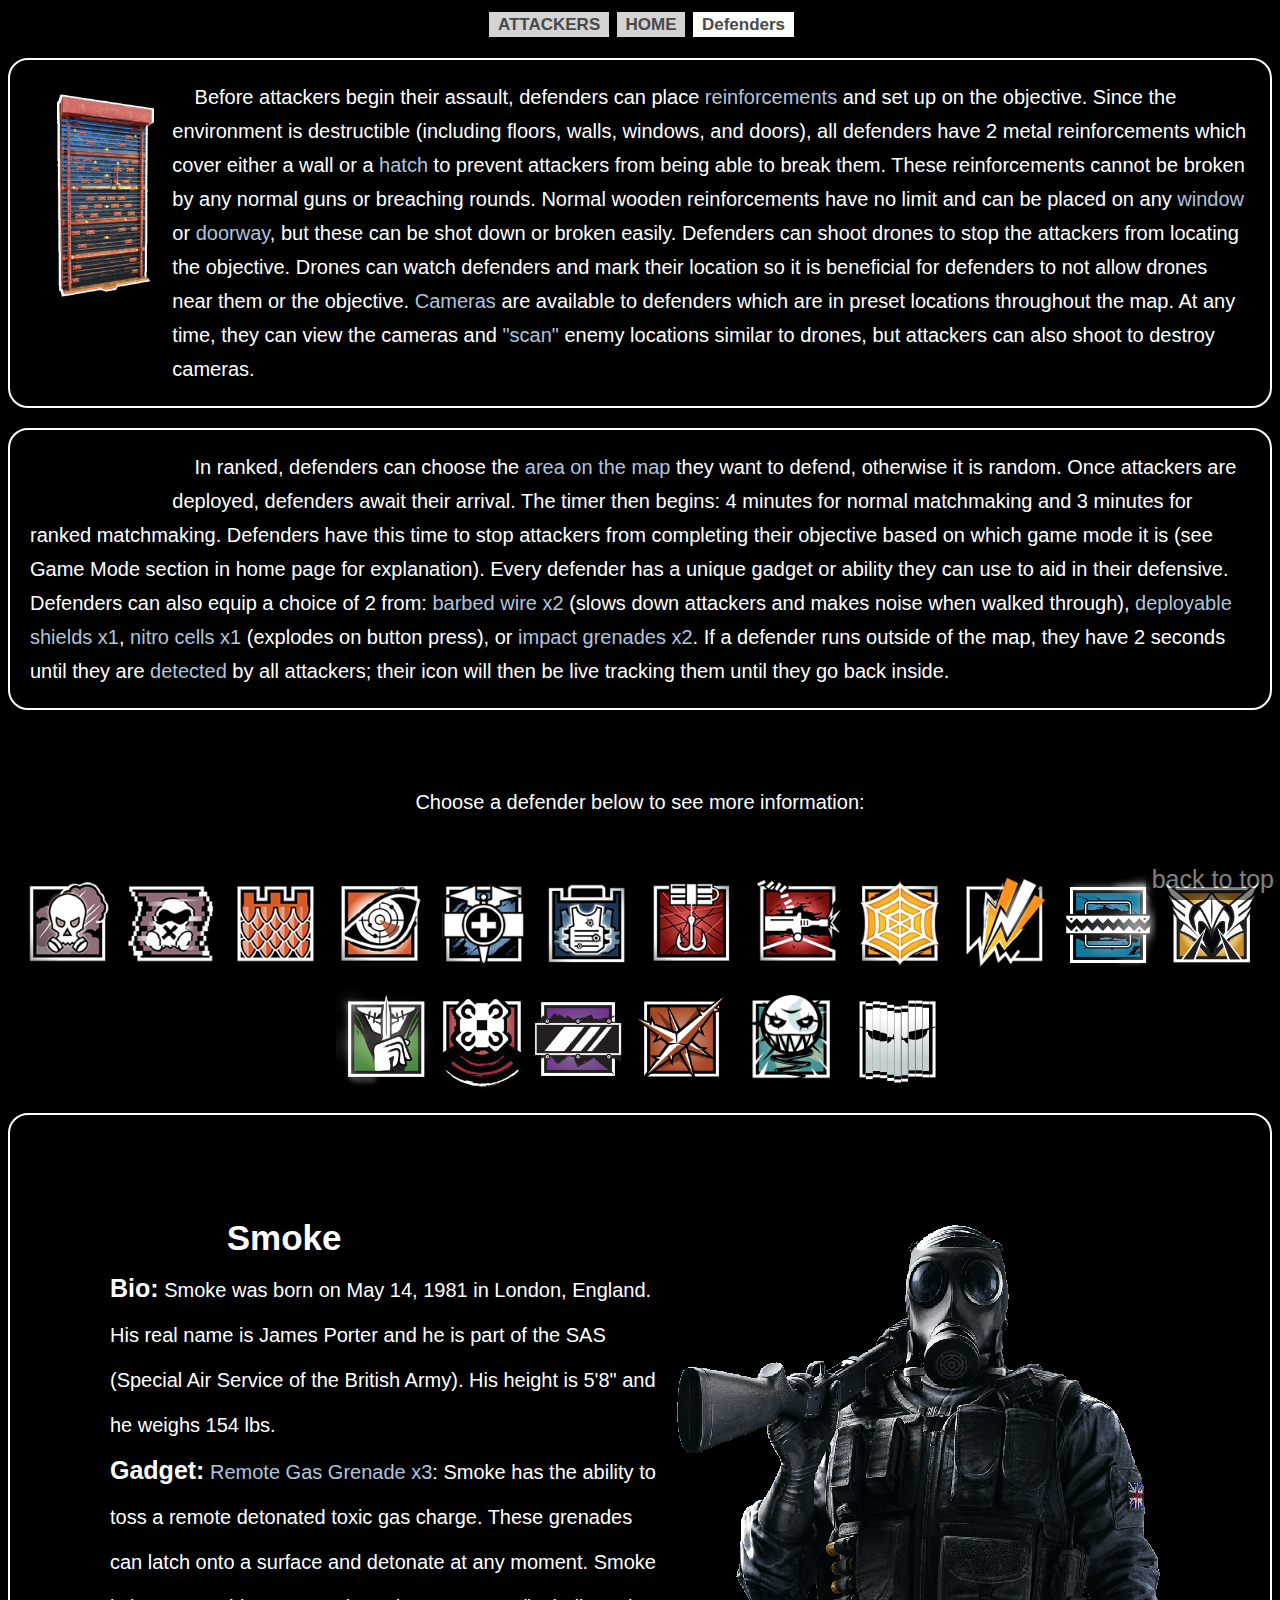
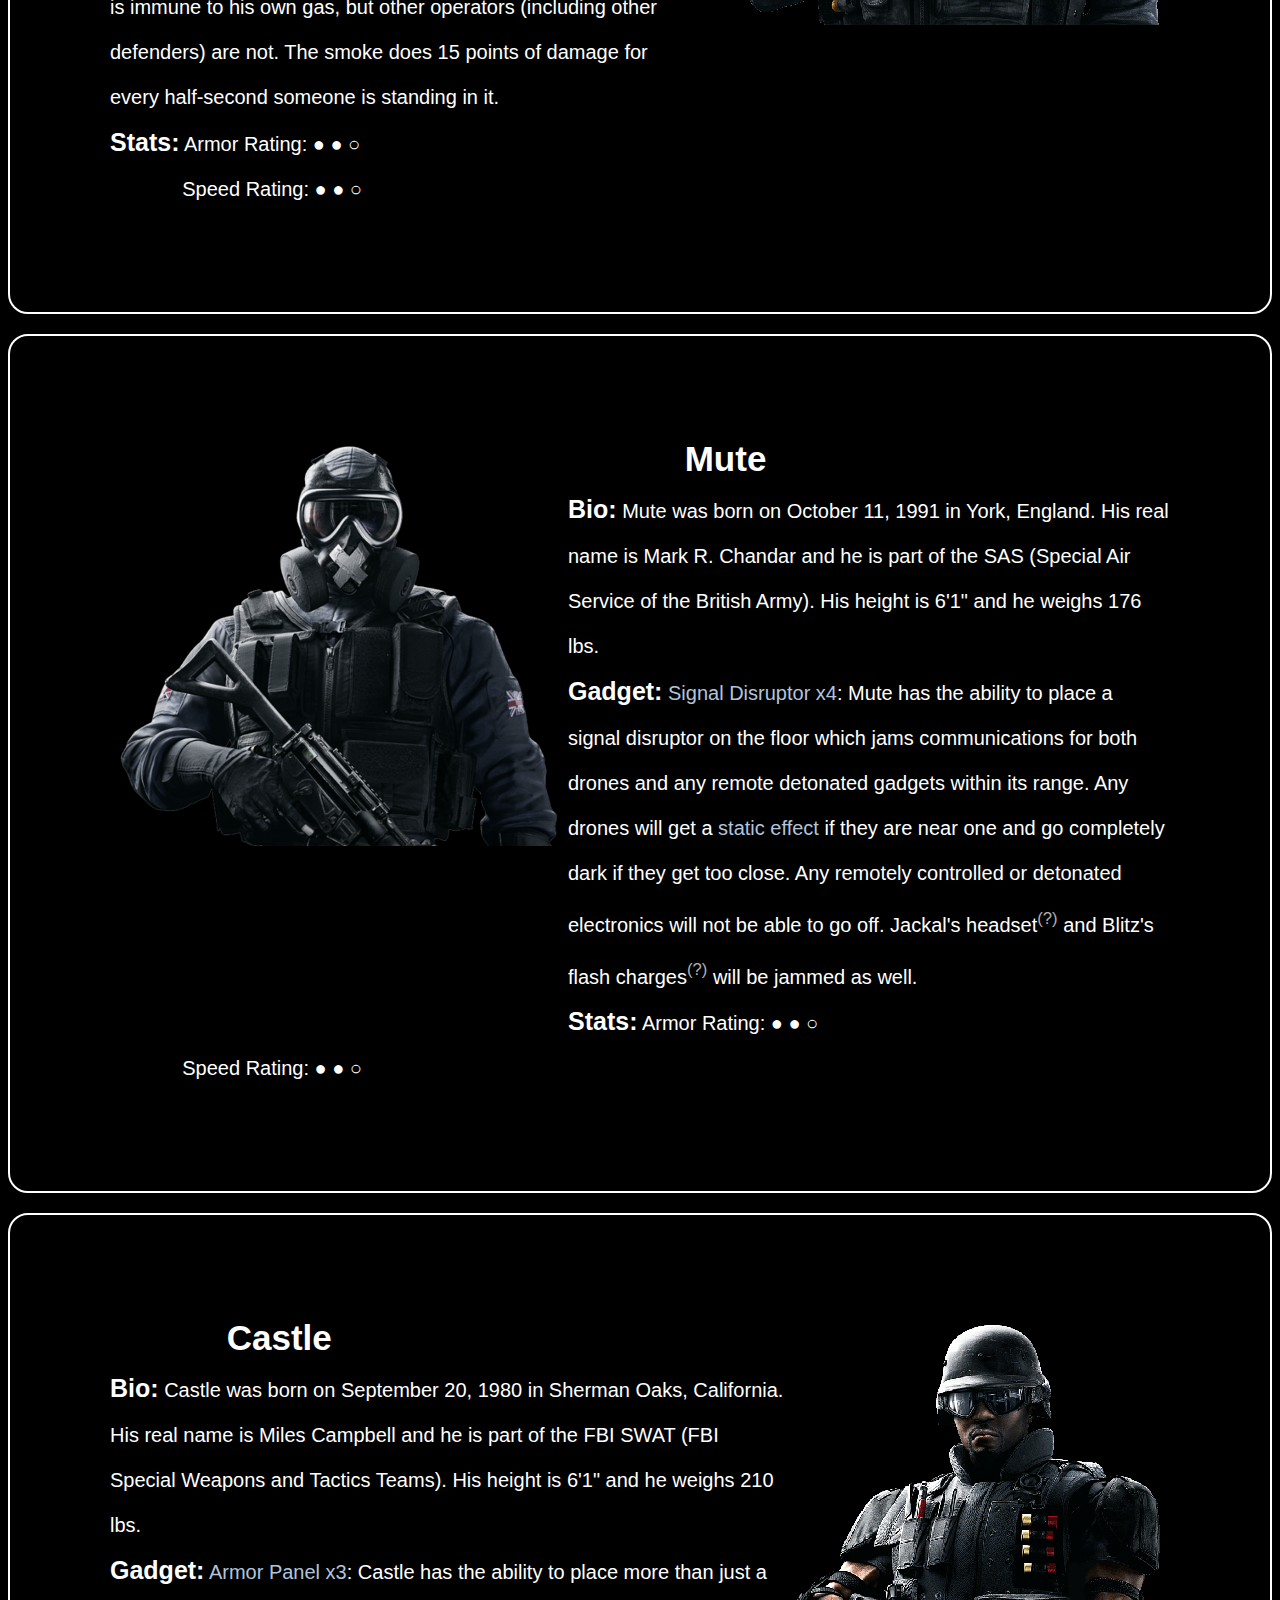
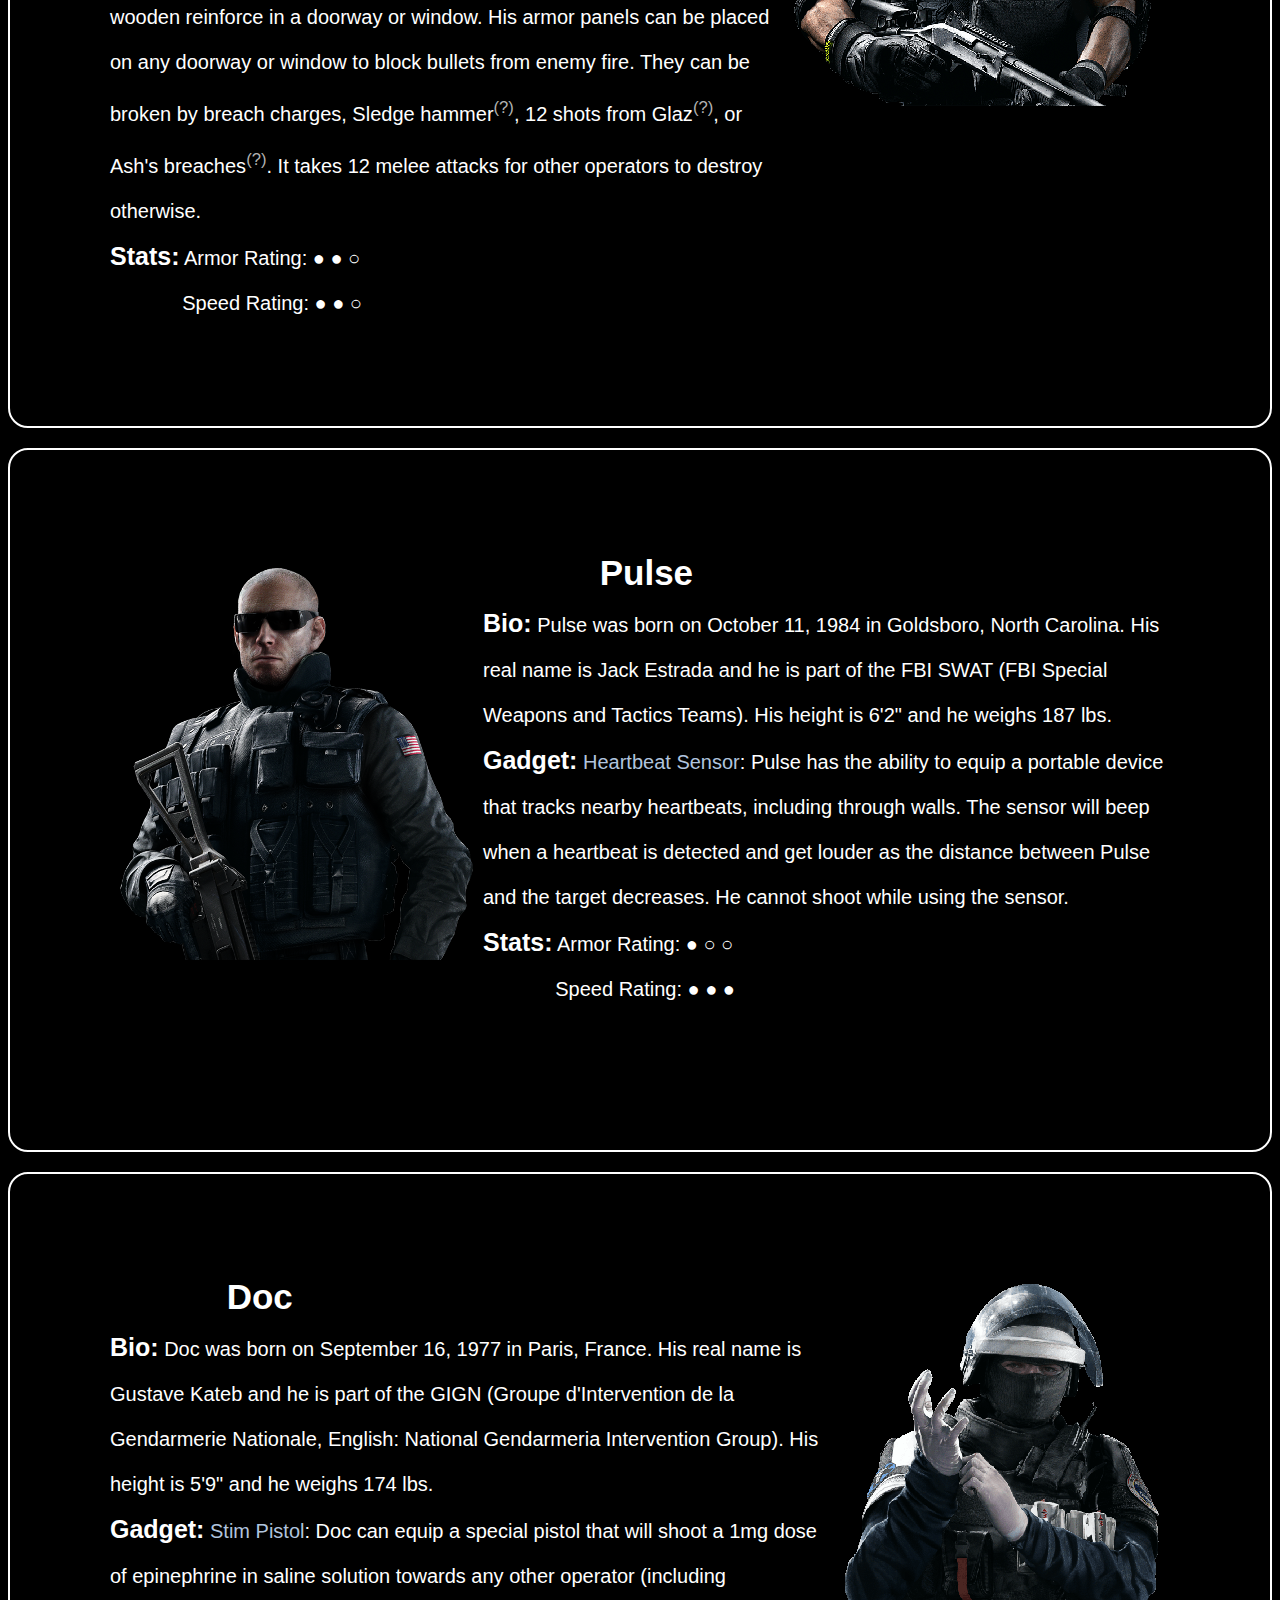
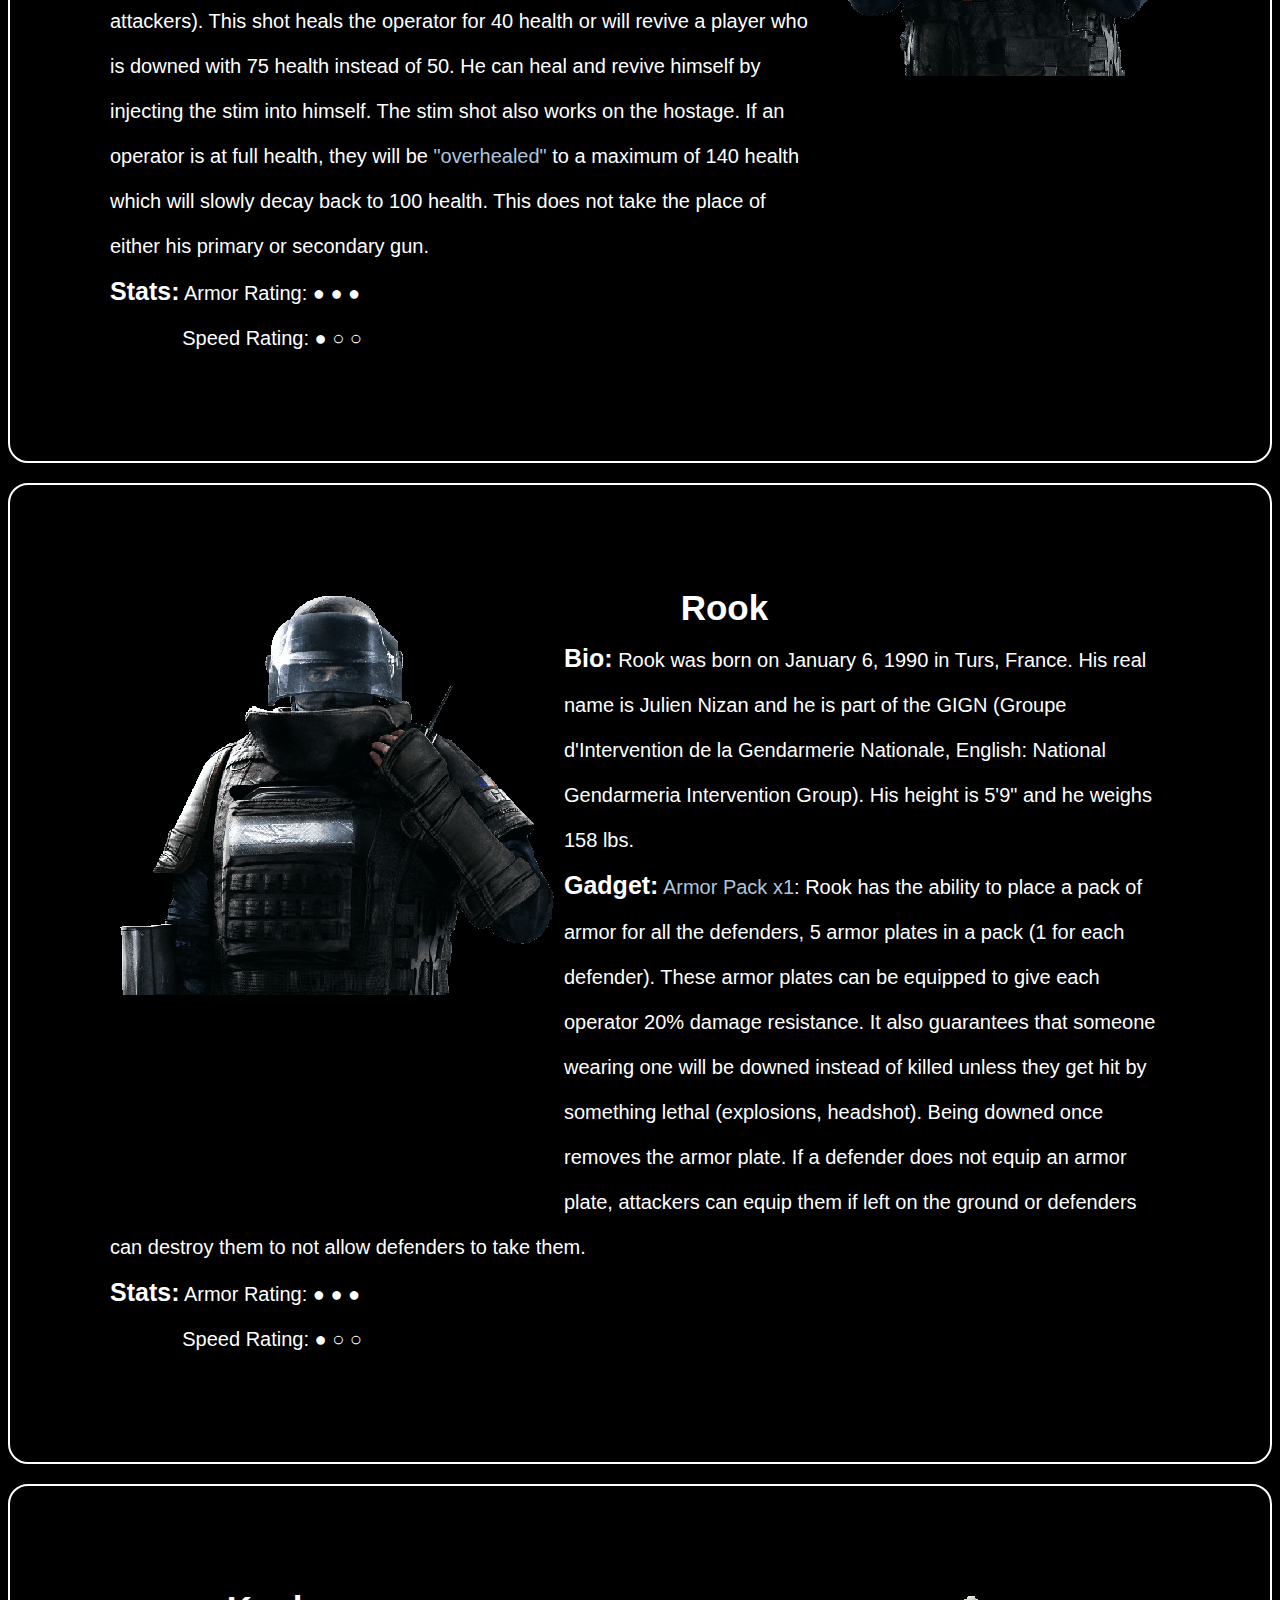
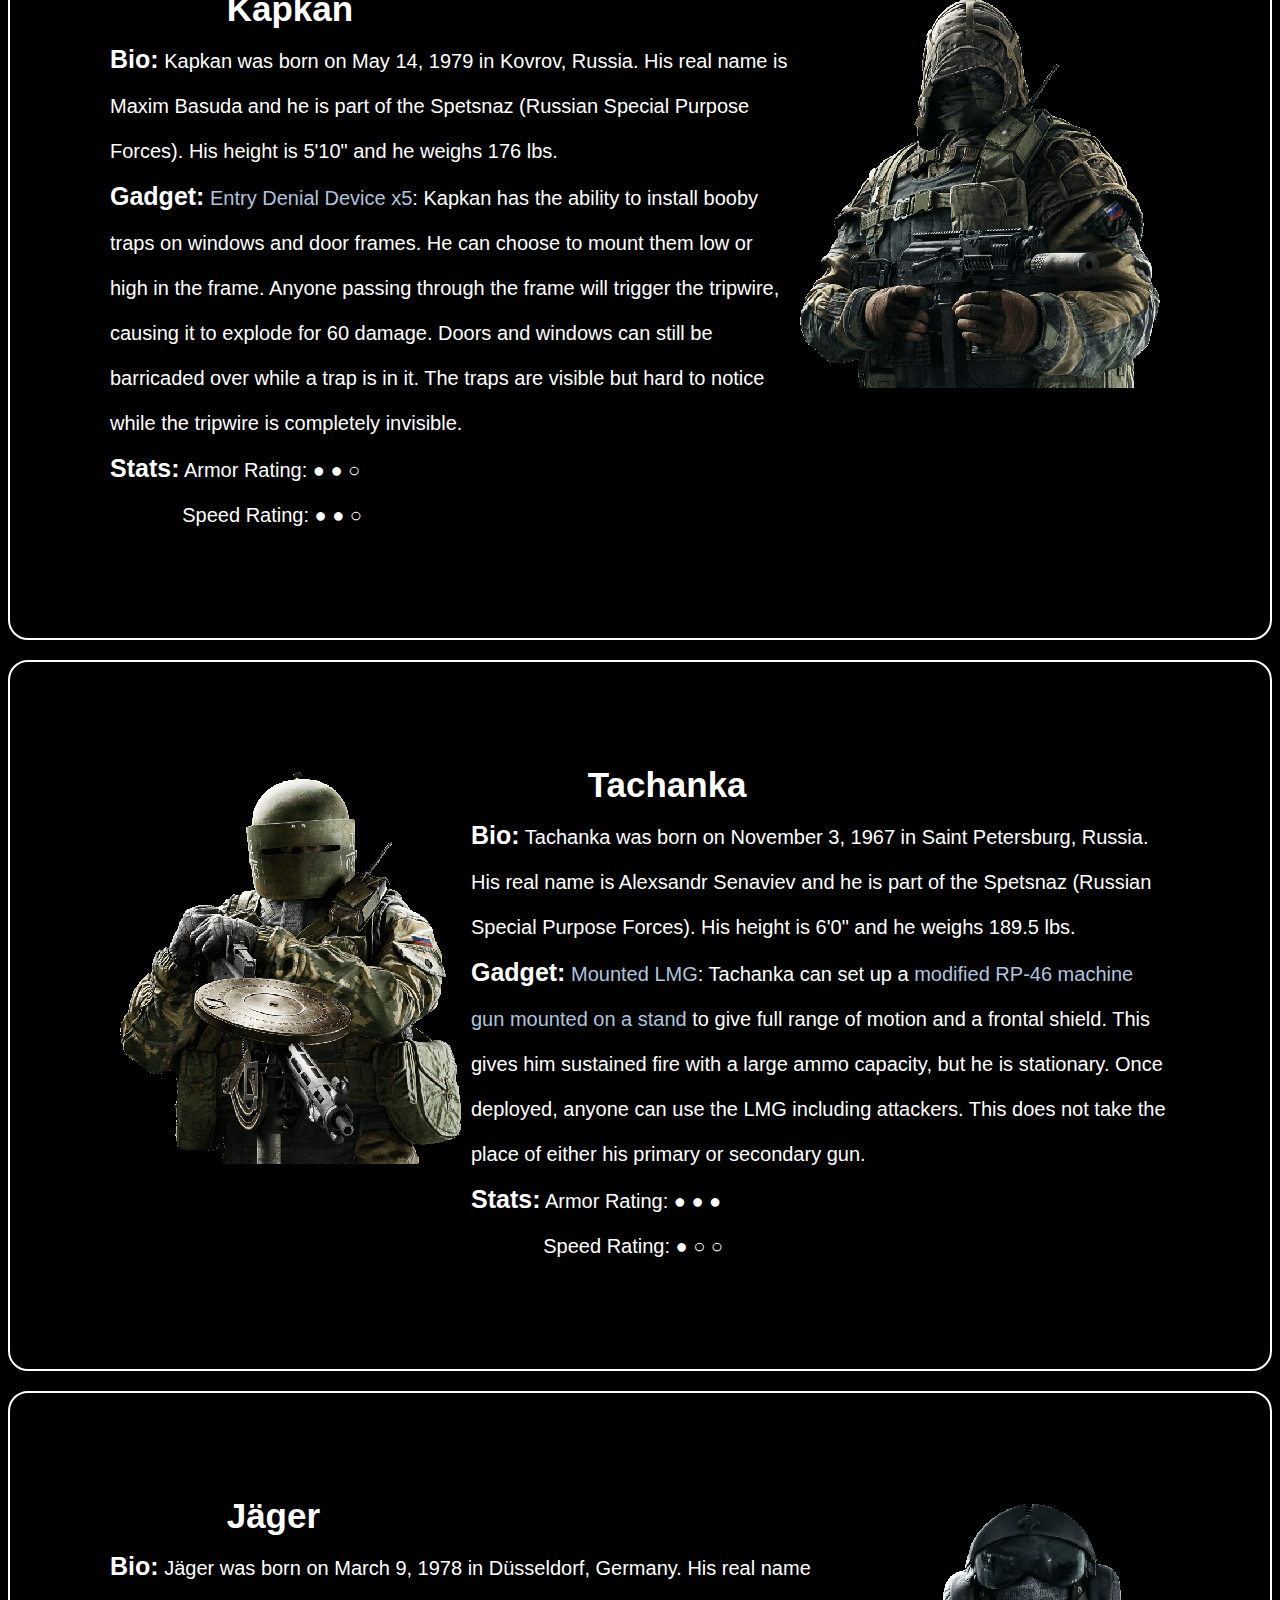
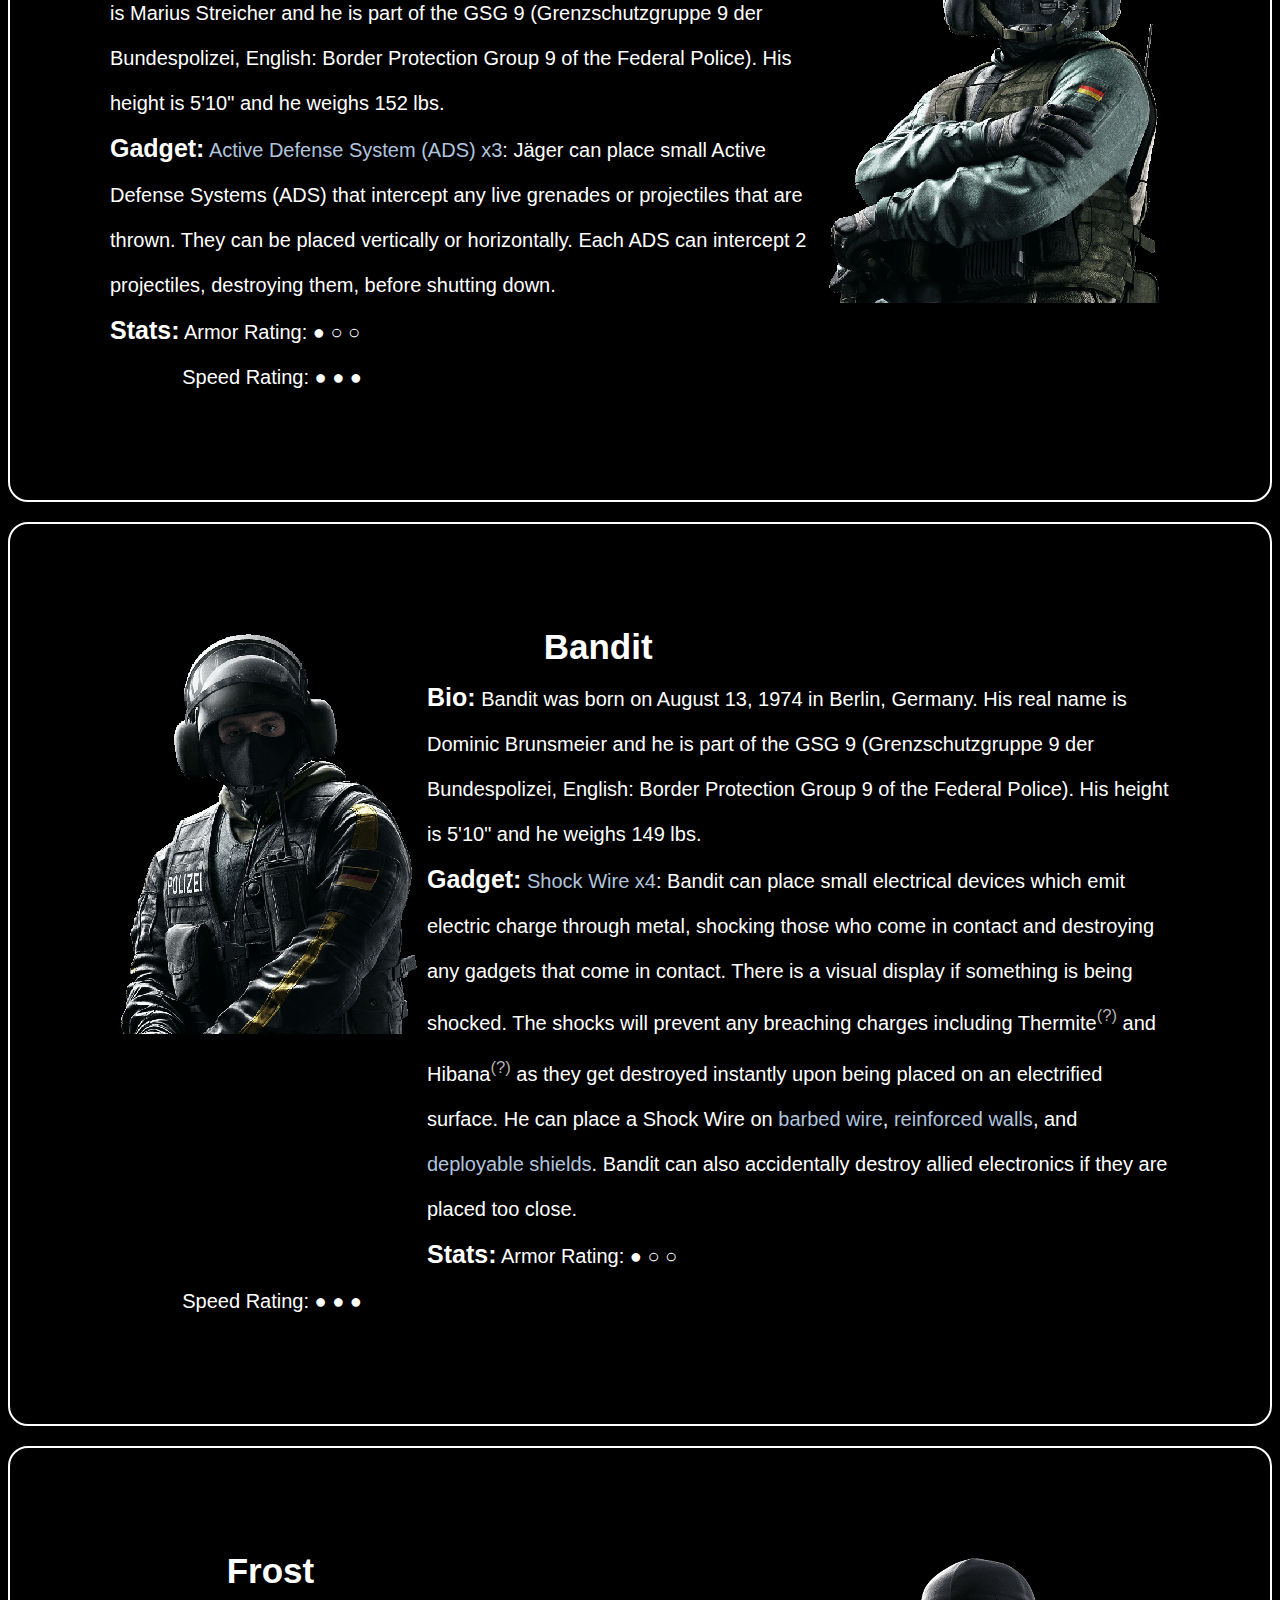
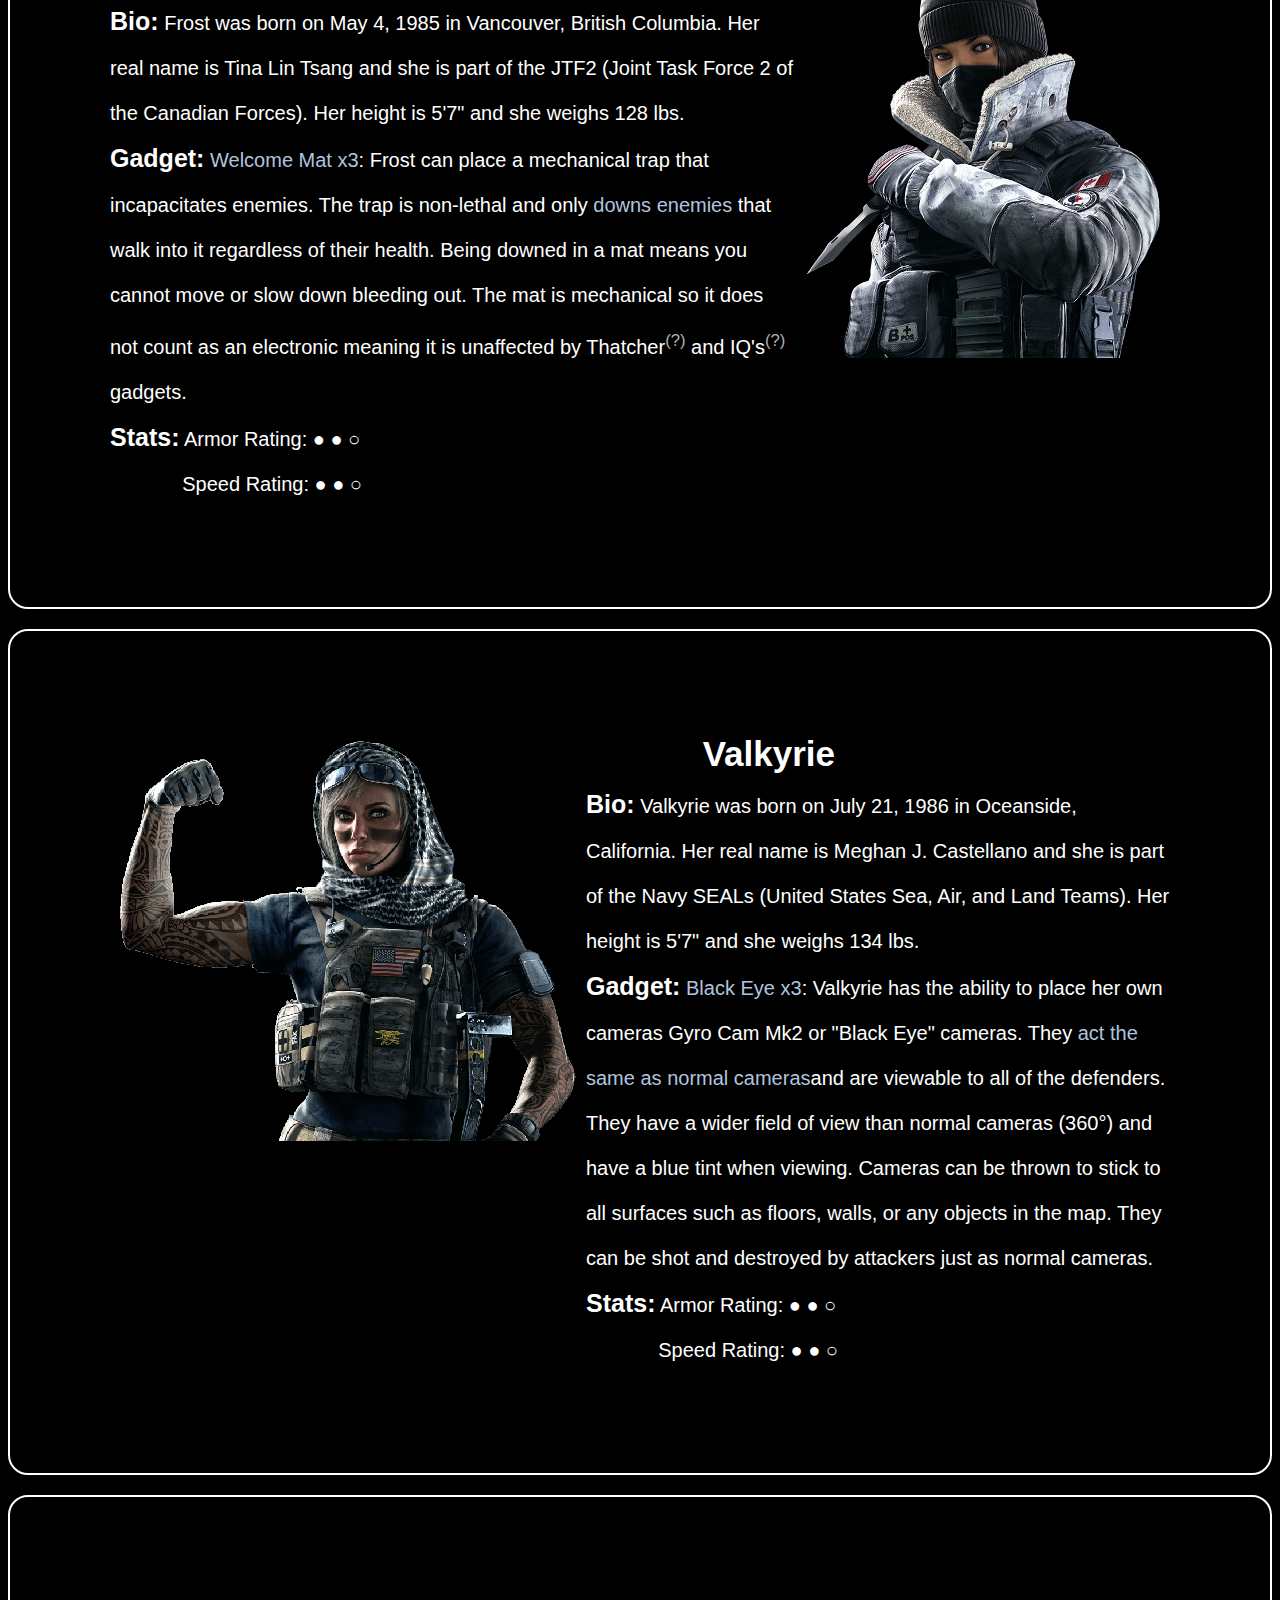
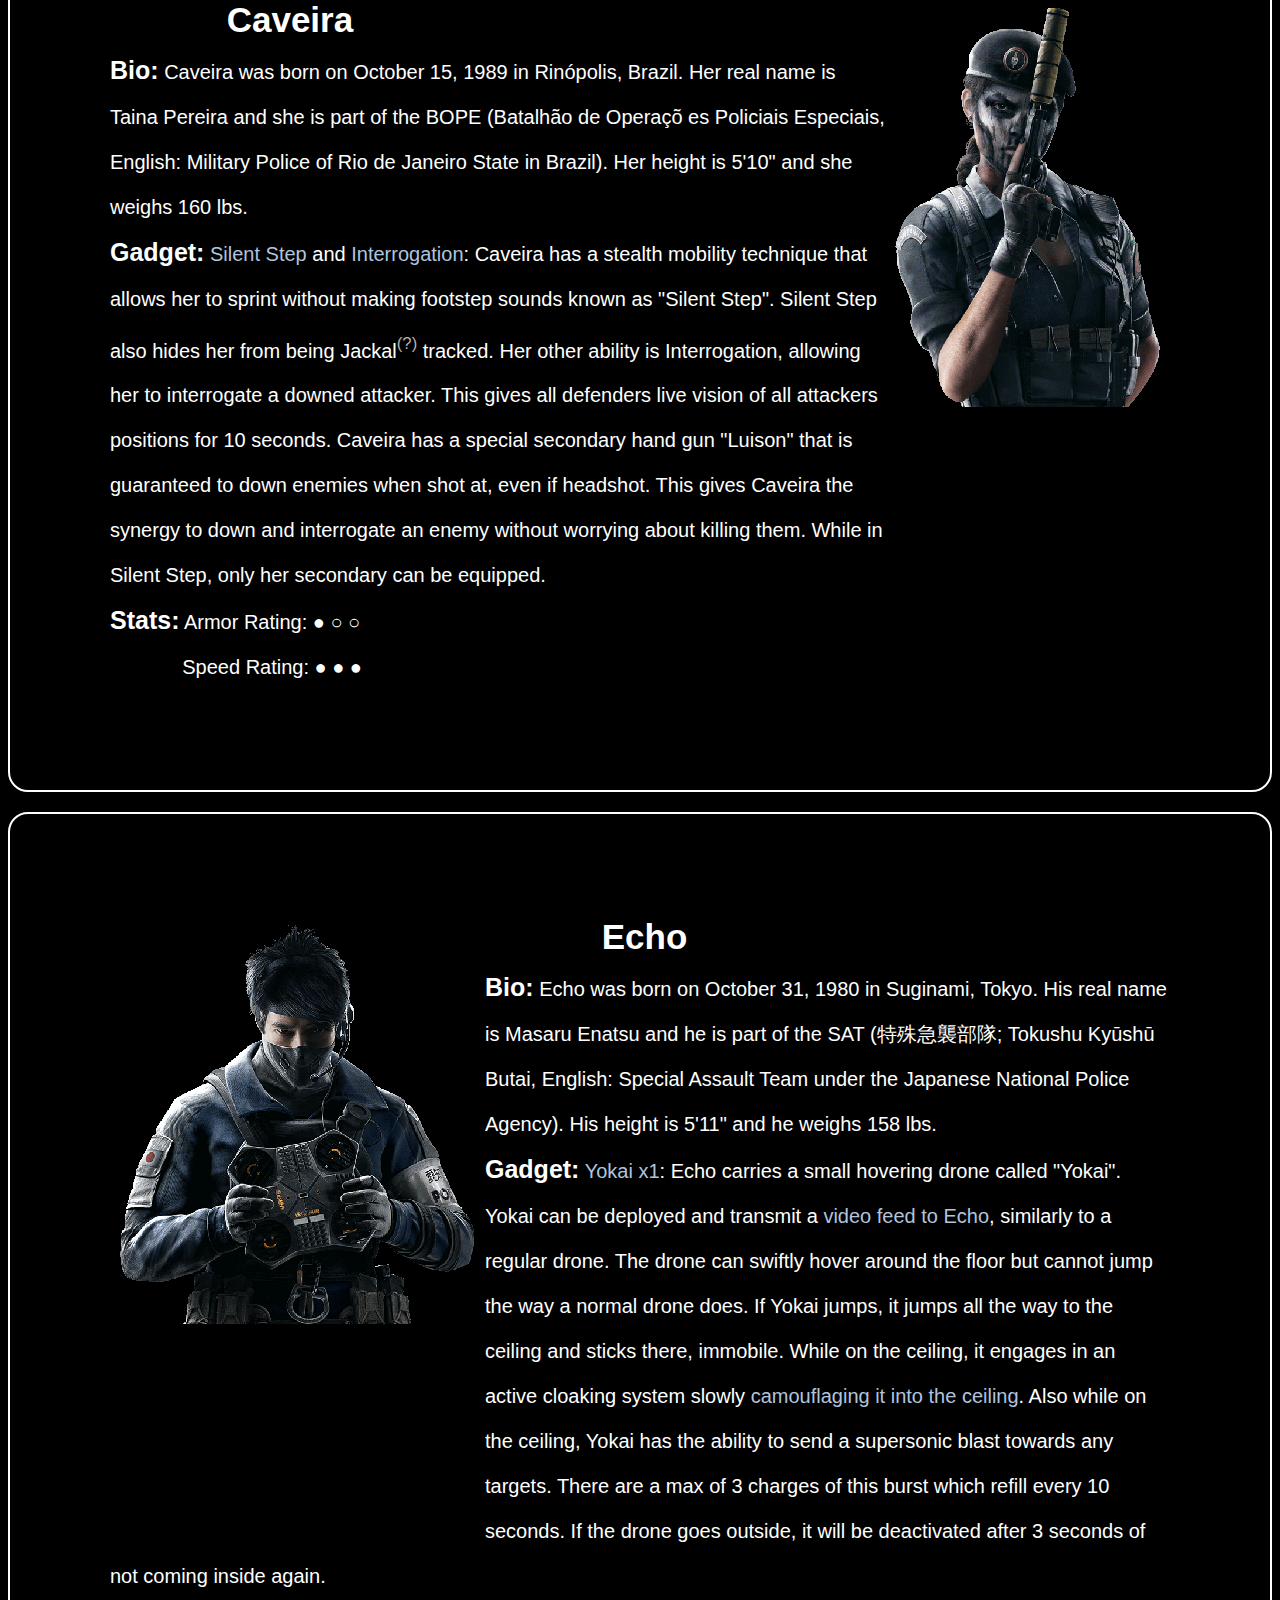
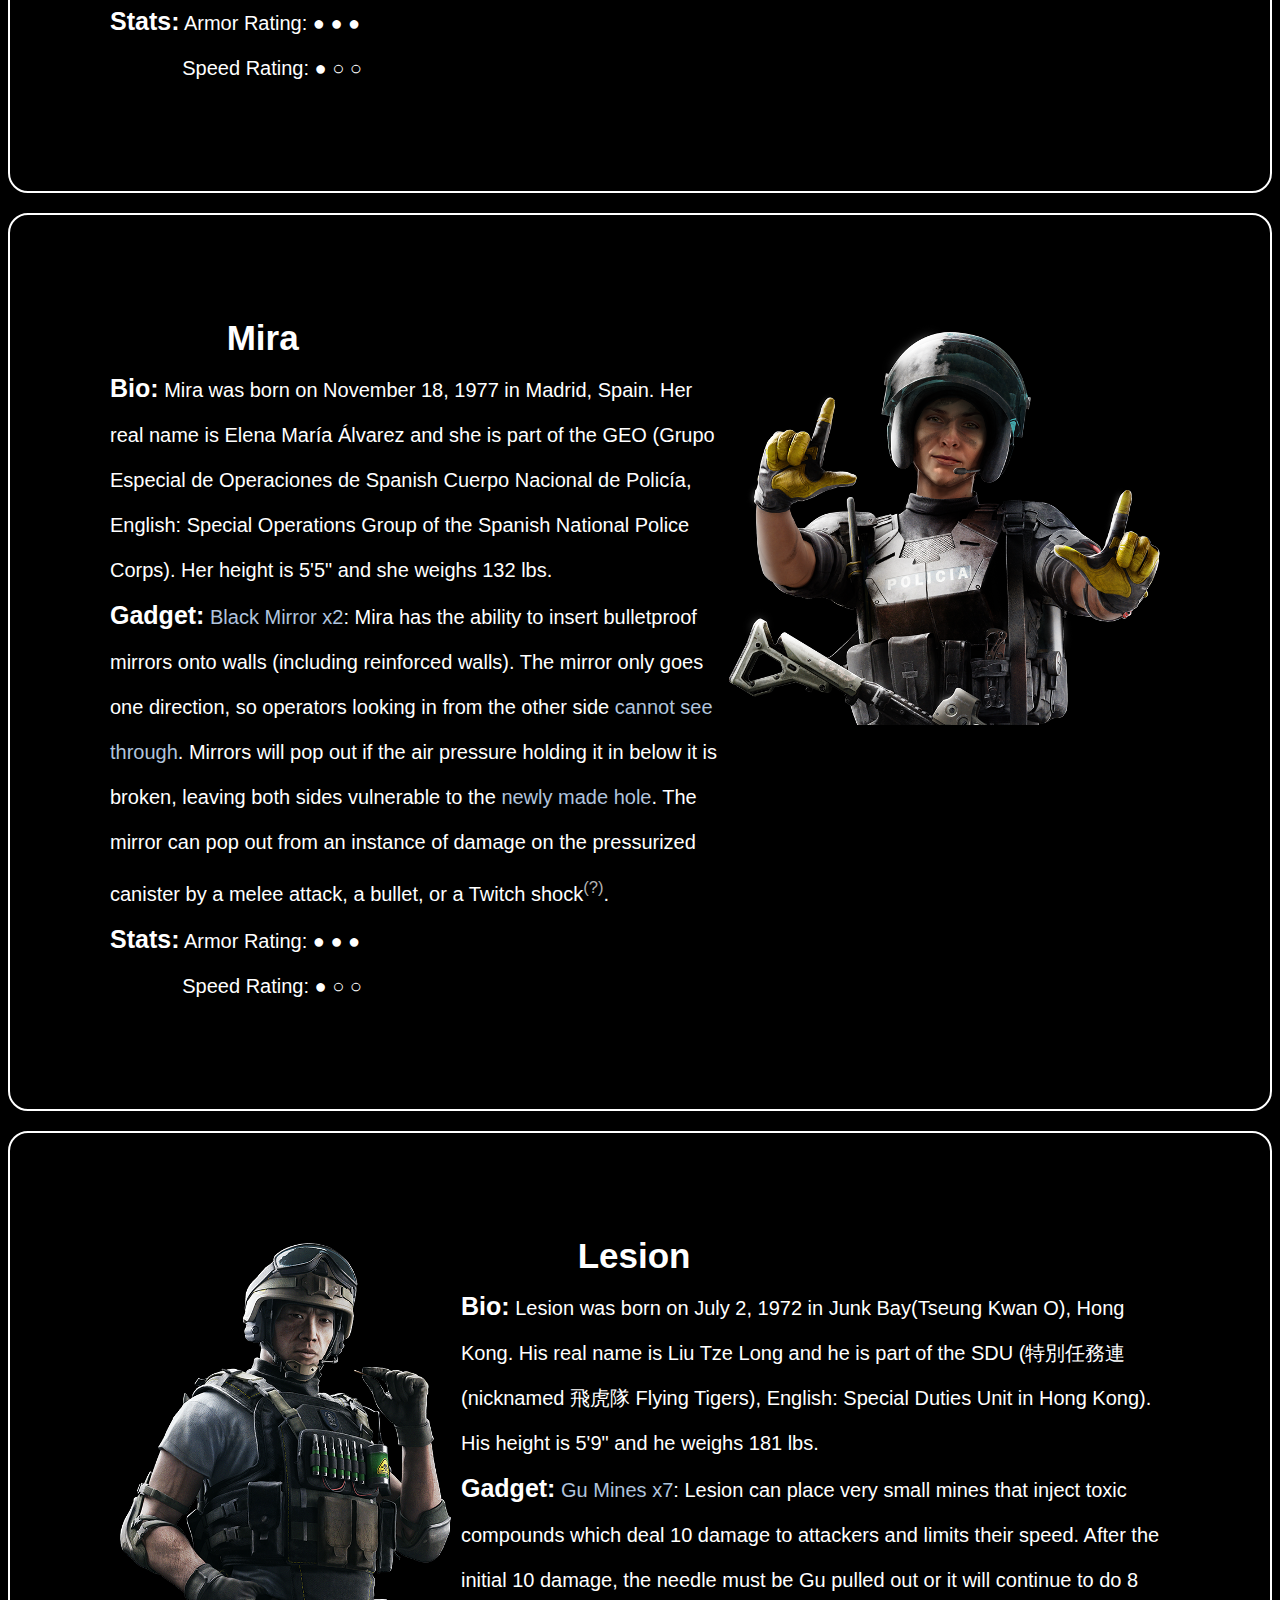
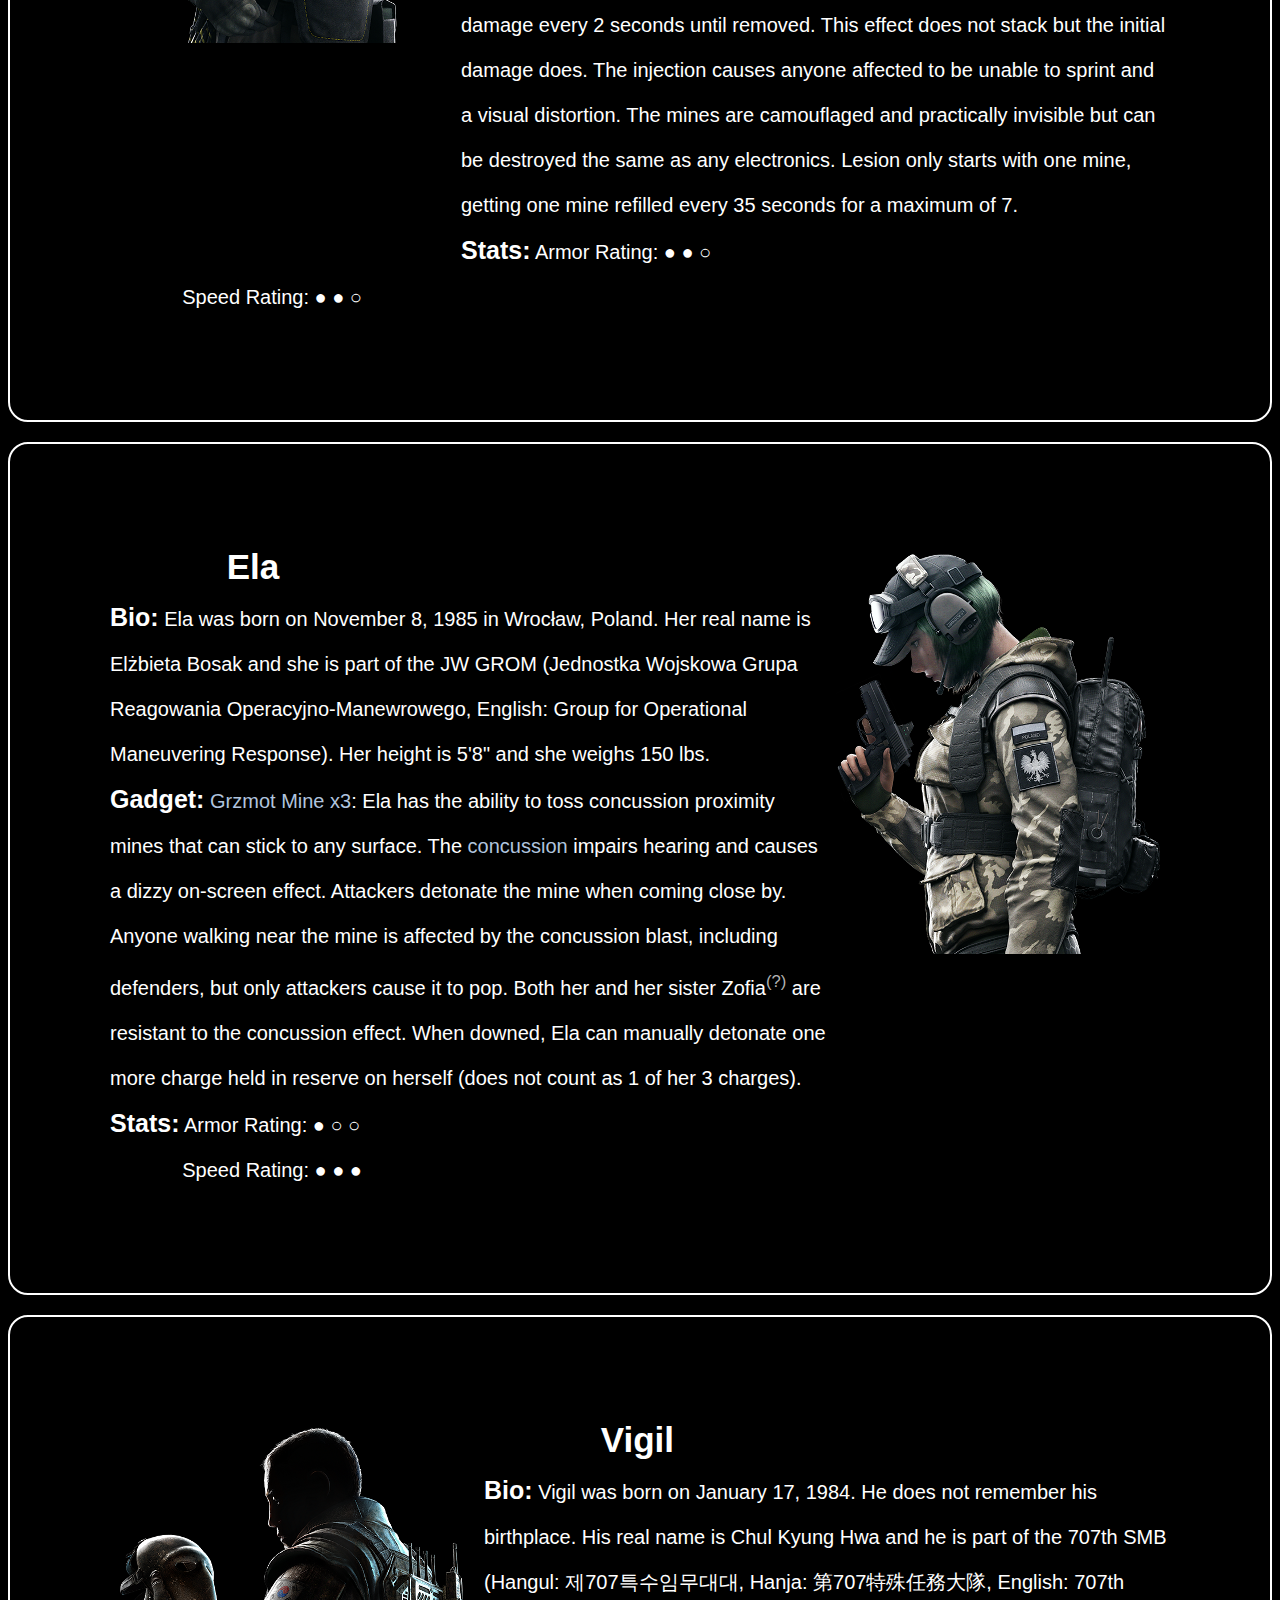
<file: defenders.html>
<!DOCTYPE html>
<html lang="en">
	<head>
<meta charset="utf-8" />
<title>Defenders</title>
<link rel = "stylesheet" type = "text/css" href = "./assets/css/css_defend.css" />
    </head>
<body>
    
<nav id="navcontainer">
<ul id="navlist">
<li><a href="./attackers.html">ATTACKERS</a></li>
<li><a href="./index.html">HOME</a></li>
<li id="active"><a href="./defenders.html" id="current">Defenders</a></li>
</ul>
</nav>
<div>
<h2 class="top"><a class="top" href="#">back to top</a></h2> 
<p class="noformat">
    <img class="p" src="./assets/media/reinforce.png" alt="Reinforce" style="max-height: 220px; float: left">
    &nbsp;&nbsp;&nbsp;&nbsp;Before attackers begin their assault, defenders can place <a class="reinforce" style="color: lightsteelblue">reinforcements</a> and set up on the objective. Since the environment is destructible (including floors, walls, windows, and doors), all defenders have 2 metal reinforcements which cover either a wall or a <a class="hatch" style="color: lightsteelblue">hatch</a> to prevent attackers from being able to break them. These reinforcements cannot be broken by any normal guns or breaching rounds. Normal wooden reinforcements have no limit and can be placed on any <a class="window" style="color: lightsteelblue">window</a> or <a class="door" style="color: lightsteelblue">doorway</a>, but these can be shot down or broken easily. Defenders can shoot drones to stop the attackers from locating the objective. Drones can watch defenders and mark their location so it is beneficial for defenders to not allow drones near them or the objective. <a class="camera" style="color: lightsteelblue">Cameras</a> are available to defenders which are in preset locations throughout the map. At any time, they can view the cameras and <a class="scan" style="color: lightsteelblue">"scan"</a> enemy locations similar to drones, but attackers can also shoot to destroy cameras.
</p>
   
<p class="noformat">
    &nbsp;&nbsp;&nbsp;&nbsp;In ranked, defenders can choose the <a class="spot" style="color: lightsteelblue">area on the map</a> they want to defend, otherwise it is random. Once attackers are deployed, defenders await their arrival. The timer then begins: 4 minutes for normal matchmaking and 3 minutes for ranked matchmaking. Defenders have this time to stop attackers from completing their objective based on which game mode it is (see Game Mode section in home page for explanation). Every defender has a unique gadget or ability they can use to aid in their defensive. Defenders can also equip a choice of 2 from: <a class="barbed" style="color: lightsteelblue">barbed wire x2</a> (slows down attackers and makes noise when walked through), <a class="deploy" style="color: lightsteelblue">deployable shields x1</a>, <a class="nitro" style="color: lightsteelblue">nitro cells x1</a> (explodes on button press), or <a class="impact" style="color: lightsteelblue">impact grenades x2</a>. If a defender runs outside of the map, they have 2 seconds until they are <a class="outside" style="color: lightsteelblue">detected</a> by all attackers; their icon will then be live tracking them until they go back inside.
</p>

<p class= "center" style="margin-bottom: -50px; margin-top: -50px">
    Choose a defender below to see more information:
</p>
<div id="nav">  
<a href="#smoke">
  <img src="./assets/media/smoke.png" alt="Smoke" style="height:100px">
</a>
<a href="#mute">
  <img src="./assets/media/mute.png" alt="Mute" style="height:100px">
</a>
<a href="#castle">
  <img src="./assets/media/castle.png" alt="Castle" style="height:100px">
</a>
<a href="#pulse">
  <img src="./assets/media/pulse.png" alt="Pulse" style="height:100px">
</a>
<a href="#doc">
  <img src="./assets/media/doc.png" alt="Doc" style="height:100px">
</a> 
<a href="#rook">
  <img src="./assets/media/rook.png" alt="Rook" style="height:100px">
</a>
<a href="#kapkan">
  <img src="./assets/media/kapkan.png" alt="Kapkan" style="height:100px">
</a>
<a href="#tachanka">
  <img src="./assets/media/tachanka.png" alt="Tachanka" style="height:100px">
</a>
<a href="#jager">
  <img src="./assets/media/jager.png" alt="Jager" style="height:100px">
</a>
<a href="#bandit">
  <img src="./assets/media/bandit.png" alt="Bandit" style="height:100px">
</a>
<a href="#frost">
  <img src="./assets/media/frost.png" alt="Frost" style="height:100px">
</a>
<a href="#valkyrie">
  <img src="./assets/media/valkyrie.png" alt="Valkyrie" style="height:100px">
</a>
<a href="#caveira">
  <img src="./assets/media/caveira.png" alt="Caveira" style="height:100px">
</a> 
<a href="#echo">
  <img src="./assets/media/echo.png" alt="Echo" style="height:90px">
</a>
<a href="#mira">
  <img src="./assets/media/mira.png" alt="Mira" style="height:100px">
</a>
<a href="#lesion">
  <img src="./assets/media/lesion.png" alt="Lesion" style="height:100px">
</a>
<a href="#ela">
  <img src="./assets/media/ela.png" alt="Ela" style="height:110px; top:4px ">
</a>
<a href="#vigil">
  <img src="./assets/media/vigil.png" alt="Vigil" style="height:95px">
</a>
</div>
</div>  
    

<p id="smoke">
    <img class="p" src="./assets/media/smokeFace.png" alt="Smoke" style="max-height: 100%; float:right">
    <b>&nbsp;&nbsp;&nbsp;&nbsp;&nbsp;&nbsp;&nbsp;&nbsp;&nbsp;&nbsp;&nbsp;&nbsp;Smoke</b>
    <br/>
    <b class="title">Bio:</b> Smoke was born on May 14, 1981 in London, England. His real name is James Porter and he is part of the SAS (Special Air Service of the British Army). His height is 5'8" and he weighs 154 lbs.
    <br/>
    <b class="title">Gadget:</b> <a class="gas" style="color: lightsteelblue">Remote Gas Grenade x3</a>: Smoke has the ability to toss a remote detonated toxic gas charge. These grenades can latch onto a surface and detonate at any moment. Smoke is immune to his own gas, but other operators (including other defenders) are not. The smoke does 15 points of damage for every half-second someone is standing in it.
    <br/>
    <b class="title">Stats:</b> Armor Rating: &#9679; &#9679; &#9675;
    <br/>&nbsp;&nbsp;&nbsp;&nbsp;&nbsp;&nbsp;&nbsp;&nbsp;&nbsp;&nbsp;&nbsp;&nbsp; Speed Rating: &#9679; &#9679; &#9675;
    <br/>
</p>
    
<p id="mute">
    <img class="p" src="./assets/media/muteFace.png" alt="Mute" style="max-height: 100%; float:left">
    <b>&nbsp;&nbsp;&nbsp;&nbsp;&nbsp;&nbsp;&nbsp;&nbsp;&nbsp;&nbsp;&nbsp;&nbsp;Mute</b>
    <br/>
    <b class="title">Bio:</b> Mute was born on October 11, 1991 in York, England. His real name is Mark R. Chandar and he is part of the SAS (Special Air Service of the British Army). His height is 6'1" and he weighs 176 lbs.
    <br/>
    <b class="title">Gadget:</b> <a class="mute" style="color: lightsteelblue">Signal Disruptor x4</a>: Mute has the ability to place a signal disruptor on the floor which jams communications for both drones and any remote detonated gadgets within its range. Any drones will get a <a class="mutedrone" style="color: lightsteelblue">static effect</a> if they are near one and go completely dark if they get too close. Any remotely controlled or detonated electronics will not be able to go off. Jackal's headset<a class="line" href="./attackers.html#jackal"><sup>(?)</sup></a> and Blitz's flash charges<a class="line" href="./attackers.html#blitz"><sup>(?)</sup></a> will be jammed as well. 
    <br/>
    <b class="title">Stats:</b> Armor Rating: &#9679; &#9679; &#9675;
    <br/>&nbsp;&nbsp;&nbsp;&nbsp;&nbsp;&nbsp;&nbsp;&nbsp;&nbsp;&nbsp;&nbsp;&nbsp; Speed Rating: &#9679; &#9679; &#9675;
    <br/>
</p>

<p id="castle">
    <img class="p" src="./assets/media/castleFace.png" alt="Castle" style="max-height: 100%; float:right">
    <b>&nbsp;&nbsp;&nbsp;&nbsp;&nbsp;&nbsp;&nbsp;&nbsp;&nbsp;&nbsp;&nbsp;&nbsp;Castle</b>
    <br/>
    <b class="title">Bio:</b> Castle was born on September 20, 1980 in Sherman Oaks, California. His real name is Miles Campbell and he is part of the FBI SWAT (FBI Special Weapons and Tactics Teams). His height is 6'1" and he weighs 210 lbs.
    <br/>
    <b class="title">Gadget:</b> <a class="castle" style="color: lightsteelblue">Armor Panel x3</a>: Castle has the ability to place more than just a wooden reinforce in a doorway or window. His armor panels can be placed on any doorway or window to block bullets from enemy fire. They can be broken by breach charges, Sledge hammer<a class="line" href="./attackers.html#sledge"><sup>(?)</sup></a>, 12 shots from Glaz<a class="line" href="./attackers.html#glaz"><sup>(?)</sup></a>, or Ash's breaches<a class="line" href="./attackers.html#ash"><sup>(?)</sup></a>. It takes 12 melee attacks for other operators to destroy otherwise. 
    <br/>
    <b class="title">Stats:</b> Armor Rating: &#9679; &#9679; &#9675;
    <br/>&nbsp;&nbsp;&nbsp;&nbsp;&nbsp;&nbsp;&nbsp;&nbsp;&nbsp;&nbsp;&nbsp;&nbsp; Speed Rating: &#9679; &#9679; &#9675;
    <br/>
</p>

<p id="pulse">
    <img class="p" src="./assets/media/pulseFace.png" alt="Pulse" style="max-height: 100%; float:left">
    <b>&nbsp;&nbsp;&nbsp;&nbsp;&nbsp;&nbsp;&nbsp;&nbsp;&nbsp;&nbsp;&nbsp;&nbsp;Pulse</b>
    <br/>
    <b class="title">Bio:</b> Pulse was born on October 11, 1984 in Goldsboro, North Carolina. His real name is Jack Estrada and he is part of the FBI SWAT (FBI Special Weapons and Tactics Teams). His height is 6'2" and he weighs 187 lbs.
    <br/>
    <b class="title">Gadget:</b> <a class="pulse" style="color: lightsteelblue">Heartbeat Sensor</a>: Pulse has the ability to equip a portable device that tracks nearby heartbeats, including through walls. The sensor will beep when a heartbeat is detected and get louder as the distance between Pulse and the target decreases. He cannot shoot while using the sensor.
    <br/>
    <b class="title">Stats:</b> Armor Rating: &#9679; &#9675; &#9675;
    <br/>&nbsp;&nbsp;&nbsp;&nbsp;&nbsp;&nbsp;&nbsp;&nbsp;&nbsp;&nbsp;&nbsp;&nbsp; Speed Rating: &#9679; &#9679; &#9679;
    <br/>
</p>

<p id="doc">
    <img class="p" src="./assets/media/docFace.png" alt="" style="max-height: 100%; float:right">
    <b>&nbsp;&nbsp;&nbsp;&nbsp;&nbsp;&nbsp;&nbsp;&nbsp;&nbsp;&nbsp;&nbsp;&nbsp;Doc</b>
    <br/>
    <b class="title">Bio:</b> Doc was born on September 16, 1977 in Paris, France. His real name is Gustave Kateb and he is part of the GIGN (Groupe d'Intervention de la Gendarmerie Nationale, English: National Gendarmeria Intervention Group). His height is 5'9" and he weighs 174 lbs.
    <br/>
    <b class="title">Gadget:</b> <a class="doc" style="color: lightsteelblue">Stim Pistol</a>: Doc can equip a special pistol that will shoot a 1mg dose of epinephrine in saline solution towards any other operator (including attackers). This shot heals the operator for 40 health or will revive a player who is downed with 75 health instead of 50. He can heal and revive himself by injecting the stim into himself. The stim shot also works on the hostage. If an operator is at full health, they will be <a class="overheal" style="color: lightsteelblue">"overhealed"</a> to a maximum of 140 health which will slowly decay back to 100 health. This does not take the place of either his primary or secondary gun.
    <br/>
    <b class="title">Stats:</b> Armor Rating: &#9679; &#9679; &#9679;
    <br/>&nbsp;&nbsp;&nbsp;&nbsp;&nbsp;&nbsp;&nbsp;&nbsp;&nbsp;&nbsp;&nbsp;&nbsp; Speed Rating: &#9679; &#9675; &#9675;
    <br/>
</p>
    
<p id="rook">
    <img class="p" src="./assets/media/rookFace.png" alt="Rook" style="max-height: 100%; float:left">
    <b>&nbsp;&nbsp;&nbsp;&nbsp;&nbsp;&nbsp;&nbsp;&nbsp;&nbsp;&nbsp;&nbsp;&nbsp;Rook</b>
    <br/>
    <b class="title">Bio:</b> Rook was born on January 6, 1990 in Turs, France. His real name is Julien Nizan and he is part of the GIGN (Groupe d'Intervention de la Gendarmerie Nationale, English: National Gendarmeria Intervention Group). His height is 5'9" and he weighs 158 lbs.
    <br/>
    <b class="title">Gadget:</b> <a class="rook" style="color: lightsteelblue">Armor Pack x1</a>: Rook has the ability to place a pack of armor for all the defenders, 5 armor plates in a pack (1 for each defender). These armor plates can be equipped to give each operator 20% damage resistance. It also guarantees that someone wearing one will be downed instead of killed unless they get hit by something lethal (explosions, headshot). Being downed once removes the armor plate. If a defender does not equip an armor plate, attackers can equip them if left on the ground or defenders can destroy them to not allow defenders to take them. 
    <br/>
    <b class="title">Stats:</b> Armor Rating: &#9679; &#9679; &#9679;
    <br/>&nbsp;&nbsp;&nbsp;&nbsp;&nbsp;&nbsp;&nbsp;&nbsp;&nbsp;&nbsp;&nbsp;&nbsp; Speed Rating: &#9679; &#9675; &#9675;
    <br/>
</p>
    
<p id="kapkan">
    <img class="p" src="./assets/media/kapkanFace.png" alt="Kapkan" style="max-height: 100%; float:right">
    <b>&nbsp;&nbsp;&nbsp;&nbsp;&nbsp;&nbsp;&nbsp;&nbsp;&nbsp;&nbsp;&nbsp;&nbsp;Kapkan</b>
    <br/>
    <b class="title">Bio:</b> Kapkan was born on May 14, 1979 in Kovrov, Russia. His real name is Maxim Basuda and he is part of the Spetsnaz (Russian Special Purpose Forces). His height is 5'10" and he weighs 176 lbs.
    <br/>
    <b class="title">Gadget:</b> <a class="kapkan" style="color: lightsteelblue">Entry Denial Device x5</a>: Kapkan has the ability to install booby traps on windows and door frames. He can choose to mount them low or high in the frame. Anyone passing through the frame will trigger the tripwire, causing it to explode for 60 damage. Doors and windows can still be barricaded over while a trap is in it. The traps are visible but hard to notice while the tripwire is completely invisible.
    <br/>
    <b class="title">Stats:</b> Armor Rating: &#9679; &#9679; &#9675;
    <br/>&nbsp;&nbsp;&nbsp;&nbsp;&nbsp;&nbsp;&nbsp;&nbsp;&nbsp;&nbsp;&nbsp;&nbsp; Speed Rating: &#9679; &#9679; &#9675;
    <br/>
</p>
    
<p id="tachanka">
    <img class="p" src="./assets/media/tachankaFace.png" alt="Tachanka" style="max-height: 100%; float:left">
    <b>&nbsp;&nbsp;&nbsp;&nbsp;&nbsp;&nbsp;&nbsp;&nbsp;&nbsp;&nbsp;&nbsp;&nbsp;Tachanka</b>
    <br/>
    <b class="title">Bio:</b> Tachanka was born on November 3, 1967 in Saint Petersburg, Russia. His real name is Alexsandr Senaviev and he is part of the Spetsnaz (Russian Special Purpose Forces). His height is 6'0" and he weighs 189.5 lbs.
    <br/>
    <b class="title">Gadget:</b> <a class="chanka" style="color: lightsteelblue">Mounted LMG</a>: Tachanka can set up a <a class="turret" style="color: lightsteelblue">modified RP-46 machine gun mounted on a stand</a> to give full range of motion and a frontal shield. This gives him sustained fire with a large ammo capacity, but he is stationary. Once deployed, anyone can use the LMG including attackers. This does not take the place of either his primary or secondary gun.
    <br/>
    <b class="title">Stats:</b> Armor Rating: &#9679; &#9679; &#9679;
    <br/>&nbsp;&nbsp;&nbsp;&nbsp;&nbsp;&nbsp;&nbsp;&nbsp;&nbsp;&nbsp;&nbsp;&nbsp; Speed Rating: &#9679; &#9675; &#9675;
    <br/>
</p>
    
<p id="jager">
    <img class="p" src="./assets/media/jagerFace.png" alt="Jager" style="max-height: 100%; float:right">
    <b>&nbsp;&nbsp;&nbsp;&nbsp;&nbsp;&nbsp;&nbsp;&nbsp;&nbsp;&nbsp;&nbsp;&nbsp;J&auml;ger</b>
    <br/>
    <b class="title">Bio:</b> J&auml;ger was born on March 9, 1978 in D&uuml;sseldorf, Germany. His real name is Marius Streicher and he is part of the GSG 9 (Grenzschutzgruppe 9 der Bundespolizei, English: Border Protection Group 9 of the Federal Police). His height is 5'10" and he weighs 152 lbs.
    <br/>
    <b class="title">Gadget:</b> <a class="jager" style="color: lightsteelblue">Active Defense System (ADS) x3</a>: J&auml;ger can place small 
    Active Defense Systems (ADS) that intercept any live grenades or projectiles that are thrown. They can be placed vertically or horizontally. Each ADS can intercept 2 projectiles, destroying them, before shutting down. 
    <br/>
    <b class="title">Stats:</b> Armor Rating: &#9679; &#9675; &#9675;
    <br/>&nbsp;&nbsp;&nbsp;&nbsp;&nbsp;&nbsp;&nbsp;&nbsp;&nbsp;&nbsp;&nbsp;&nbsp; Speed Rating: &#9679; &#9679; &#9679;
    <br/>
</p>
    
<p id="bandit">
    <img class="p" src="./assets/media/banditFace.png" alt="" style="max-height: 100%; float:left">
    <b>&nbsp;&nbsp;&nbsp;&nbsp;&nbsp;&nbsp;&nbsp;&nbsp;&nbsp;&nbsp;&nbsp;&nbsp;Bandit</b>
    <br/>
    <b class="title">Bio:</b> Bandit was born on August 13, 1974 in Berlin, Germany. His real name is Dominic Brunsmeier and he is part of the GSG 9 (Grenzschutzgruppe 9 der Bundespolizei, English: Border Protection Group 9 of the Federal Police). His height is 5'10" and he weighs 149 lbs.
    <br/>
    <b class="title">Gadget:</b> <a class="bandit" style="color: lightsteelblue">Shock Wire x4</a>: Bandit can place small electrical devices which emit electric charge through metal, shocking those who come in contact and destroying any gadgets that come in contact. There is a visual display if something is being shocked. The shocks will prevent any breaching charges including Thermite<a class="line" href="./attackers.html#thermite"><sup>(?)</sup></a> and Hibana<a class="line" href="./attackers.html#hibana"><sup>(?)</sup></a> as they get destroyed instantly upon being placed on an electrified surface. He can place a Shock Wire on <a class="banditwire" style="color: lightsteelblue">barbed wire</a>, <a class="banditwall" style="color: lightsteelblue">reinforced walls</a>, and <a class="banditshield" style="color: lightsteelblue">deployable shields</a>. Bandit can also accidentally destroy allied electronics if they are placed too close. 
    <br/>
    <b class="title">Stats:</b> Armor Rating: &#9679; &#9675; &#9675;
    <br/>&nbsp;&nbsp;&nbsp;&nbsp;&nbsp;&nbsp;&nbsp;&nbsp;&nbsp;&nbsp;&nbsp;&nbsp; Speed Rating: &#9679; &#9679; &#9679;
    <br/>
</p>
    
<p id="frost">
    <img class="p" src="./assets/media/frostFace.png" alt="" style="max-height: 100%; float:right">
    <b>&nbsp;&nbsp;&nbsp;&nbsp;&nbsp;&nbsp;&nbsp;&nbsp;&nbsp;&nbsp;&nbsp;&nbsp;Frost</b>
    <br/>
    <b class="title">Bio:</b> Frost was born on May 4, 1985 in Vancouver, British Columbia. Her real name is Tina Lin Tsang and she is part of the JTF2 (Joint Task Force 2 of the Canadian Forces). Her height is 5'7" and she weighs 128 lbs.
    <br/>
    <b class="title">Gadget:</b> <a class="frost" style="color: lightsteelblue">Welcome Mat x3</a>: Frost can place a mechanical trap that incapacitates enemies.  The trap is non-lethal and only <a class="frostmat" style="color: lightsteelblue">downs enemies</a> that walk into it regardless of their health. Being downed in a mat means you cannot move or slow down bleeding out. The mat is mechanical so it does not count as an electronic meaning it is unaffected by Thatcher<a class="line" href="./attackers.html#thatcher"><sup>(?)</sup></a> and IQ's<a class="line" href="./attackers.html#iq"><sup>(?)</sup></a> gadgets.
    <br/>
    <b class="title">Stats:</b> Armor Rating: &#9679; &#9679; &#9675;
    <br/>&nbsp;&nbsp;&nbsp;&nbsp;&nbsp;&nbsp;&nbsp;&nbsp;&nbsp;&nbsp;&nbsp;&nbsp; Speed Rating: &#9679; &#9679; &#9675;
    <br/>
</p>
    
<p id="valkyrie">
    <img class="p" src="./assets/media/valkyrieFace.png" alt="" style="max-height: 100%; float:left">
    <b>&nbsp;&nbsp;&nbsp;&nbsp;&nbsp;&nbsp;&nbsp;&nbsp;&nbsp;&nbsp;&nbsp;&nbsp;Valkyrie</b>
    <br/>
    <b class="title">Bio:</b> Valkyrie was born on July 21, 1986 in Oceanside, California. Her real name is Meghan J. Castellano and she is part of the Navy SEALs (United States Sea, Air, and Land Teams). Her height is 5'7" and she weighs 134 lbs.
    <br/>
    <b class="title">Gadget:</b> <a class="valkcam" style="color: lightsteelblue">Black Eye x3</a>: Valkyrie has the ability to place her own cameras Gyro Cam Mk2 or "Black Eye" cameras. They <a class="valkyrie" style="color: lightsteelblue">act the same as normal cameras</a>and are viewable to all of the defenders. They have a wider field of view than normal cameras (360&deg;) and have a blue tint when viewing. Cameras can be thrown to stick to all surfaces such as floors, walls, or any objects in the map. They can be shot and destroyed by attackers just as normal cameras.
    <br/>
    <b class="title">Stats:</b> Armor Rating: &#9679; &#9679; &#9675;
    <br/>&nbsp;&nbsp;&nbsp;&nbsp;&nbsp;&nbsp;&nbsp;&nbsp;&nbsp;&nbsp;&nbsp;&nbsp; Speed Rating: &#9679; &#9679; &#9675;
    <br/>
</p>
    
<p id="caveira">
    <img class="p" src="./assets/media/caveiraFace.png" alt="Caveira" style="max-height: 100%; float:right">
    <b>&nbsp;&nbsp;&nbsp;&nbsp;&nbsp;&nbsp;&nbsp;&nbsp;&nbsp;&nbsp;&nbsp;&nbsp;Caveira</b>
    <br/>
    <b class="title">Bio:</b> Caveira was born on October 15, 1989 in Rin&oacute;polis, Brazil. Her real name is Taina Pereira and she is part of the BOPE (Batalh&atilde;o de Opera&ccedil;&otilde; es Policiais Especiais, English: Military Police of Rio de Janeiro State in Brazil). Her height is 5'10" and she weighs 160 lbs.
    <br/>
    <b class="title">Gadget:</b> <a class="caveira" style="color: lightsteelblue">Silent Step</a> and <a class="int" style="color: lightsteelblue">Interrogation</a>: Caveira has a stealth mobility technique that allows her to sprint without making footstep sounds known as "Silent Step". Silent Step also hides her from being Jackal<a class="line" href="./attackers.html#jackal"><sup>(?)</sup></a> tracked. Her other ability is Interrogation, allowing her to interrogate a downed attacker. This gives all defenders live vision of all attackers positions for 10 seconds. Caveira has a special secondary hand gun "Luison" that is guaranteed to down enemies when shot at, even if headshot. This gives Caveira the synergy to down and interrogate an enemy without worrying about killing them. While in Silent Step, only her secondary can be equipped. 
    <br/>
    <b class="title">Stats:</b> Armor Rating: &#9679; &#9675; &#9675;
    <br/>&nbsp;&nbsp;&nbsp;&nbsp;&nbsp;&nbsp;&nbsp;&nbsp;&nbsp;&nbsp;&nbsp;&nbsp; Speed Rating: &#9679; &#9679; &#9679;
    <br/>
</p>
    
<p id="echo">
    <img class="p" src="./assets/media/echoFace.png" alt="Echo" style="max-height: 100%; float:left">
    <b>&nbsp;&nbsp;&nbsp;&nbsp;&nbsp;&nbsp;&nbsp;&nbsp;&nbsp;&nbsp;&nbsp;&nbsp;Echo</b>
    <br/>
    <b class="title">Bio:</b> Echo was born on October 31, 1980 in Suginami, Tokyo. His real name is Masaru Enatsu and he is part of the SAT (&#29305;&#27530;&#24613;&#35186;&#37096;&#38538;; Tokushu Ky&#363;sh&#363; Butai, English: Special Assault Team under the Japanese National Police Agency). His height is 5'11" and he weighs 158 lbs.
    <br/>
    <b class="title">Gadget:</b> <a class="echodrone" style="color: lightsteelblue">Yokai x1</a>: Echo carries a small hovering drone called "Yokai". Yokai can be deployed and transmit a <a class="echo" style="color: lightsteelblue">video feed to Echo</a>, similarly to a regular drone. The drone can swiftly hover around the floor but cannot jump the way a normal drone does. If Yokai jumps, it jumps all the way to the ceiling and sticks there, immobile. While on the ceiling, it engages in an active cloaking system slowly <a class="echoceiling" style="color: lightsteelblue">camouflaging it into the ceiling</a>. Also while on the ceiling, Yokai has the ability to send a supersonic blast towards any targets. There are a max of 3 charges of this burst which refill every 10 seconds. If the drone goes outside, it will be deactivated after 3 seconds of not coming inside again.
    <br/>
    <b class="title">Stats:</b> Armor Rating: &#9679; &#9679; &#9679;
    <br/>&nbsp;&nbsp;&nbsp;&nbsp;&nbsp;&nbsp;&nbsp;&nbsp;&nbsp;&nbsp;&nbsp;&nbsp; Speed Rating: &#9679; &#9675; &#9675;
    <br/>
</p>
    
<p id="mira">
    <img class="p" src="./assets/media/miraFace.png" alt="Mira" style="max-height: 100%; float:right">
    <b>&nbsp;&nbsp;&nbsp;&nbsp;&nbsp;&nbsp;&nbsp;&nbsp;&nbsp;&nbsp;&nbsp;&nbsp;Mira</b>
    <br/>
    <b class="title">Bio:</b> Mira was born on November 18, 1977 in Madrid, Spain. Her real name is Elena Mar&iacute;a &Aacute;lvarez and she is part of the GEO (Grupo Especial de Operaciones de Spanish Cuerpo Nacional de Polic&iacute;a, English: Special Operations Group of the Spanish National Police Corps). Her height is 5'5" and she weighs 132 lbs.
    <br/>
    <b class="title">Gadget:</b> <a class="mira" style="color: lightsteelblue">Black Mirror x2</a>: Mira has the ability to insert bulletproof mirrors onto walls (including reinforced walls). The mirror only goes one direction, so operators looking in from the other side <a class="miraclosed" style="color: lightsteelblue">cannot see through</a>. Mirrors will pop out if the air pressure holding it in below it is broken, leaving both sides vulnerable to the <a class="miraopen" style="color: lightsteelblue">newly made hole</a>. The mirror can pop out from an instance of damage on the pressurized canister by a melee attack, a bullet, or a Twitch shock<a class="line" href="./attackers.html#twitch"><sup>(?)</sup></a>.
    <br/>
    <b class="title">Stats:</b> Armor Rating: &#9679; &#9679; &#9679;
    <br/>&nbsp;&nbsp;&nbsp;&nbsp;&nbsp;&nbsp;&nbsp;&nbsp;&nbsp;&nbsp;&nbsp;&nbsp; Speed Rating: &#9679; &#9675; &#9675;
    <br/>
</p>
    
<p id="lesion">
    <img class="p" src="./assets/media/lesionFace.png" alt="Lesion" style="max-height: 100%; float:left">
    <b>&nbsp;&nbsp;&nbsp;&nbsp;&nbsp;&nbsp;&nbsp;&nbsp;&nbsp;&nbsp;&nbsp;&nbsp;Lesion</b>
    <br/>
    <b class="title">Bio:</b> Lesion was born on July 2, 1972 in Junk Bay(Tseung Kwan O), Hong Kong. His real name is Liu Tze Long and he is part of the SDU (&#29305;&#21029;&#20219;&#21209;&#36899; (nicknamed &#39131;&#34382;&#38538; Flying Tigers), English: Special Duties Unit in Hong Kong). His height is 5'9" and he weighs 181 lbs.
    <br/>
    <b class="title">Gadget:</b> <a class="lesion" style="color: lightsteelblue">Gu Mines x7</a>: Lesion can place very small mines that inject toxic compounds which deal 10 damage to attackers and limits their speed. After the initial 10 damage, the needle must be Gu pulled out or it will continue to do 8 damage every 2 seconds until removed. This effect does not stack but the initial damage does. The injection causes anyone affected to be unable to sprint and a visual distortion. The mines are camouflaged and practically invisible but can be destroyed the same as any electronics. Lesion only starts with one mine, getting one mine refilled every 35 seconds for a maximum of 7.
    <br/>
    <b class="title">Stats:</b> Armor Rating: &#9679; &#9679; &#9675;
    <br/>&nbsp;&nbsp;&nbsp;&nbsp;&nbsp;&nbsp;&nbsp;&nbsp;&nbsp;&nbsp;&nbsp;&nbsp; Speed Rating: &#9679; &#9679; &#9675;
    <br/>
</p>
    
<p id="ela">
    <img class="p" src="./assets/media/elaFace.png" alt="Ela" style="max-height: 100%; float:right">
    <b>&nbsp;&nbsp;&nbsp;&nbsp;&nbsp;&nbsp;&nbsp;&nbsp;&nbsp;&nbsp;&nbsp;&nbsp;Ela</b>
    <br/>
    <b class="title">Bio:</b> Ela was born on November 8, 1985 in Wroc&#0322;aw, Poland. Her real name is El&#380;bieta Bosak and she is part of the JW GROM (Jednostka Wojskowa Grupa Reagowania Operacyjno-Manewrowego, English: Group for Operational Maneuvering Response). Her height is 5'8" and she weighs 150 lbs.
    <br/>
    <b class="title">Gadget:</b> <a class="elamine" style="color: lightsteelblue">Grzmot Mine x3</a>: Ela has the ability to toss concussion proximity mines that can stick to any surface. The <a class="ela" style="color: lightsteelblue">concussion</a> impairs hearing and causes a dizzy on-screen effect. Attackers detonate the mine when coming close by. Anyone walking near the mine is affected by the concussion blast, including defenders, but only attackers cause it to pop. Both her and her sister Zofia<a class="line" href="./attackers.html#zofia"><sup>(?)</sup></a> are resistant to the concussion effect. When downed, Ela can manually detonate one more charge held in reserve on herself (does not count as 1 of her 3 charges).
    <br/>
    <b class="title">Stats:</b> Armor Rating: &#9679; &#9675; &#9675;
    <br/>&nbsp;&nbsp;&nbsp;&nbsp;&nbsp;&nbsp;&nbsp;&nbsp;&nbsp;&nbsp;&nbsp;&nbsp; Speed Rating: &#9679; &#9679; &#9679;
    <br/>
</p>
    
<p id="vigil">
    <img class="p" src="./assets/media/vigilFace.png" alt="Vigil" style="max-height: 100%; float:left">
    <b>&nbsp;&nbsp;&nbsp;&nbsp;&nbsp;&nbsp;&nbsp;&nbsp;&nbsp;&nbsp;&nbsp;&nbsp;Vigil</b>
    <br/>
    <b class="title">Bio:</b> Vigil was born on January 17, 1984. He does not remember his birthplace. His real name is Chul Kyung Hwa and he is part of the 707th SMB (Hangul: &#51228;707&#53945;&#49688;&#51076;&#47924;&#45824;&#45824;, Hanja: &#31532;707&#29305;&#27530;&#20219;&#21209;&#22823;&#38538;, English: 707th Special Mission Battalion in the Republic of Korea Army Special Warfare Command). His height is 5'8" and he weighs 161 lbs.
    <br/>
    <b class="title">Gadget:</b> <a class="vigil" style="color: lightsteelblue">ERC-7 (Electronic Rendering Cloak)</a>: Vigil has the ability to cloak himself from all drones. His Electronic Rendering Cloak scans his surroundings and wipes his image from all cameras and drones. Thatcher<a class="line" href="./attackers.html#thatcher"><sup>(?)</sup></a> can temporarily disable his cloak if hit with an EMP. Vigil will be completely invisible if he is in a drone or camera's field of view. The drone will have an <a class="vigileffect" style="color: lightsteelblue">effect</a> on the edges of the screen if it is near a cloaked Vigil.
    <br/>
    <b class="title">Stats:</b> Armor Rating: &#9679; &#9675; &#9675;
    <br/>&nbsp;&nbsp;&nbsp;&nbsp;&nbsp;&nbsp;&nbsp;&nbsp;&nbsp;&nbsp;&nbsp;&nbsp; Speed Rating: &#9679; &#9679; &#9679;
    <br/>
</p>
   

    
<p class="noformat" id="recruit" style="text-align: center; overflow: hidden">
    <img class="r" src="./assets/media/recruitFace.png" alt="Recruit" style="max-height: 100%; float:right">
    <b>Recruit</b>
    <br/>
    Not picking any of the above operators on attack will select "recruit" by default who can equip any of the other types of guns but does not have a gadget like the other operators. He also cannot use attachments for his guns so willingly picking recruit is never a good option. He isn't technically an operator and more of a default if no other operators are available or were not chosen at the start of the round.
    <br/>
</p> 
</body>
</html>
</file>
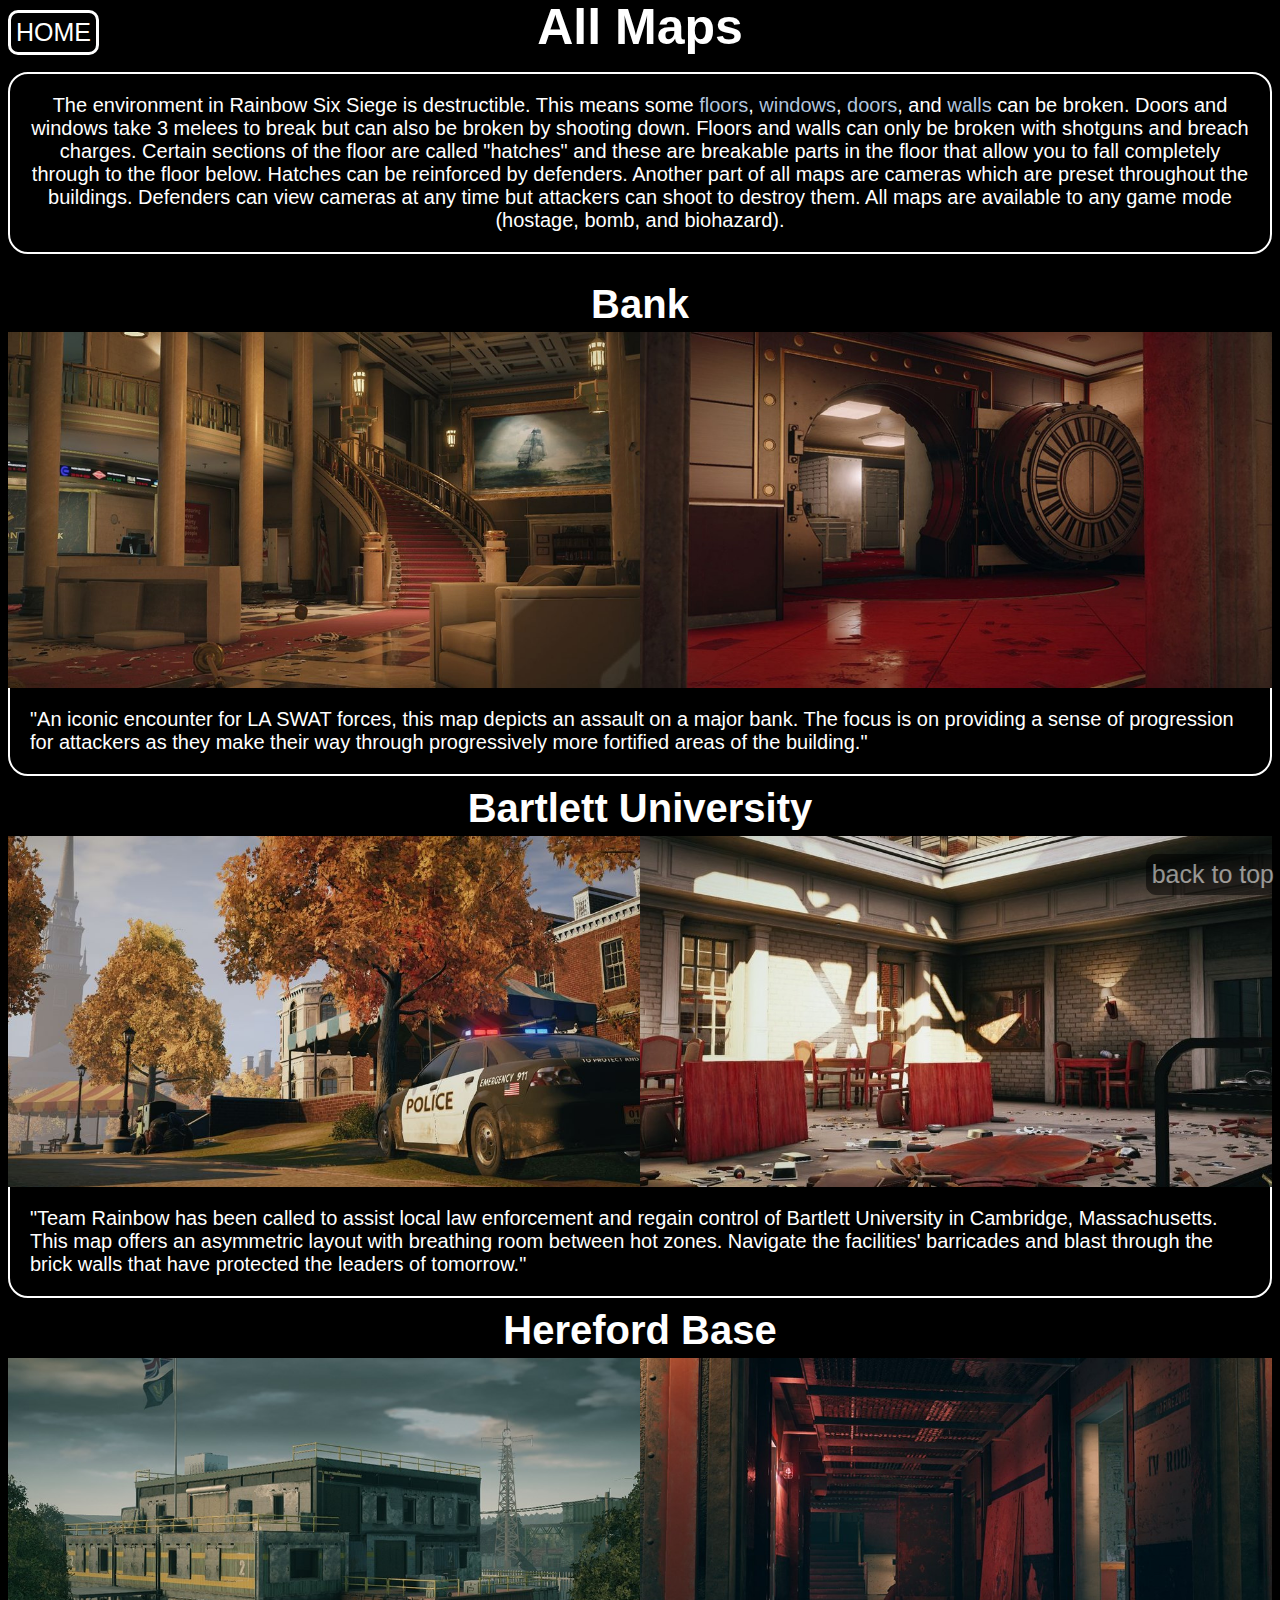
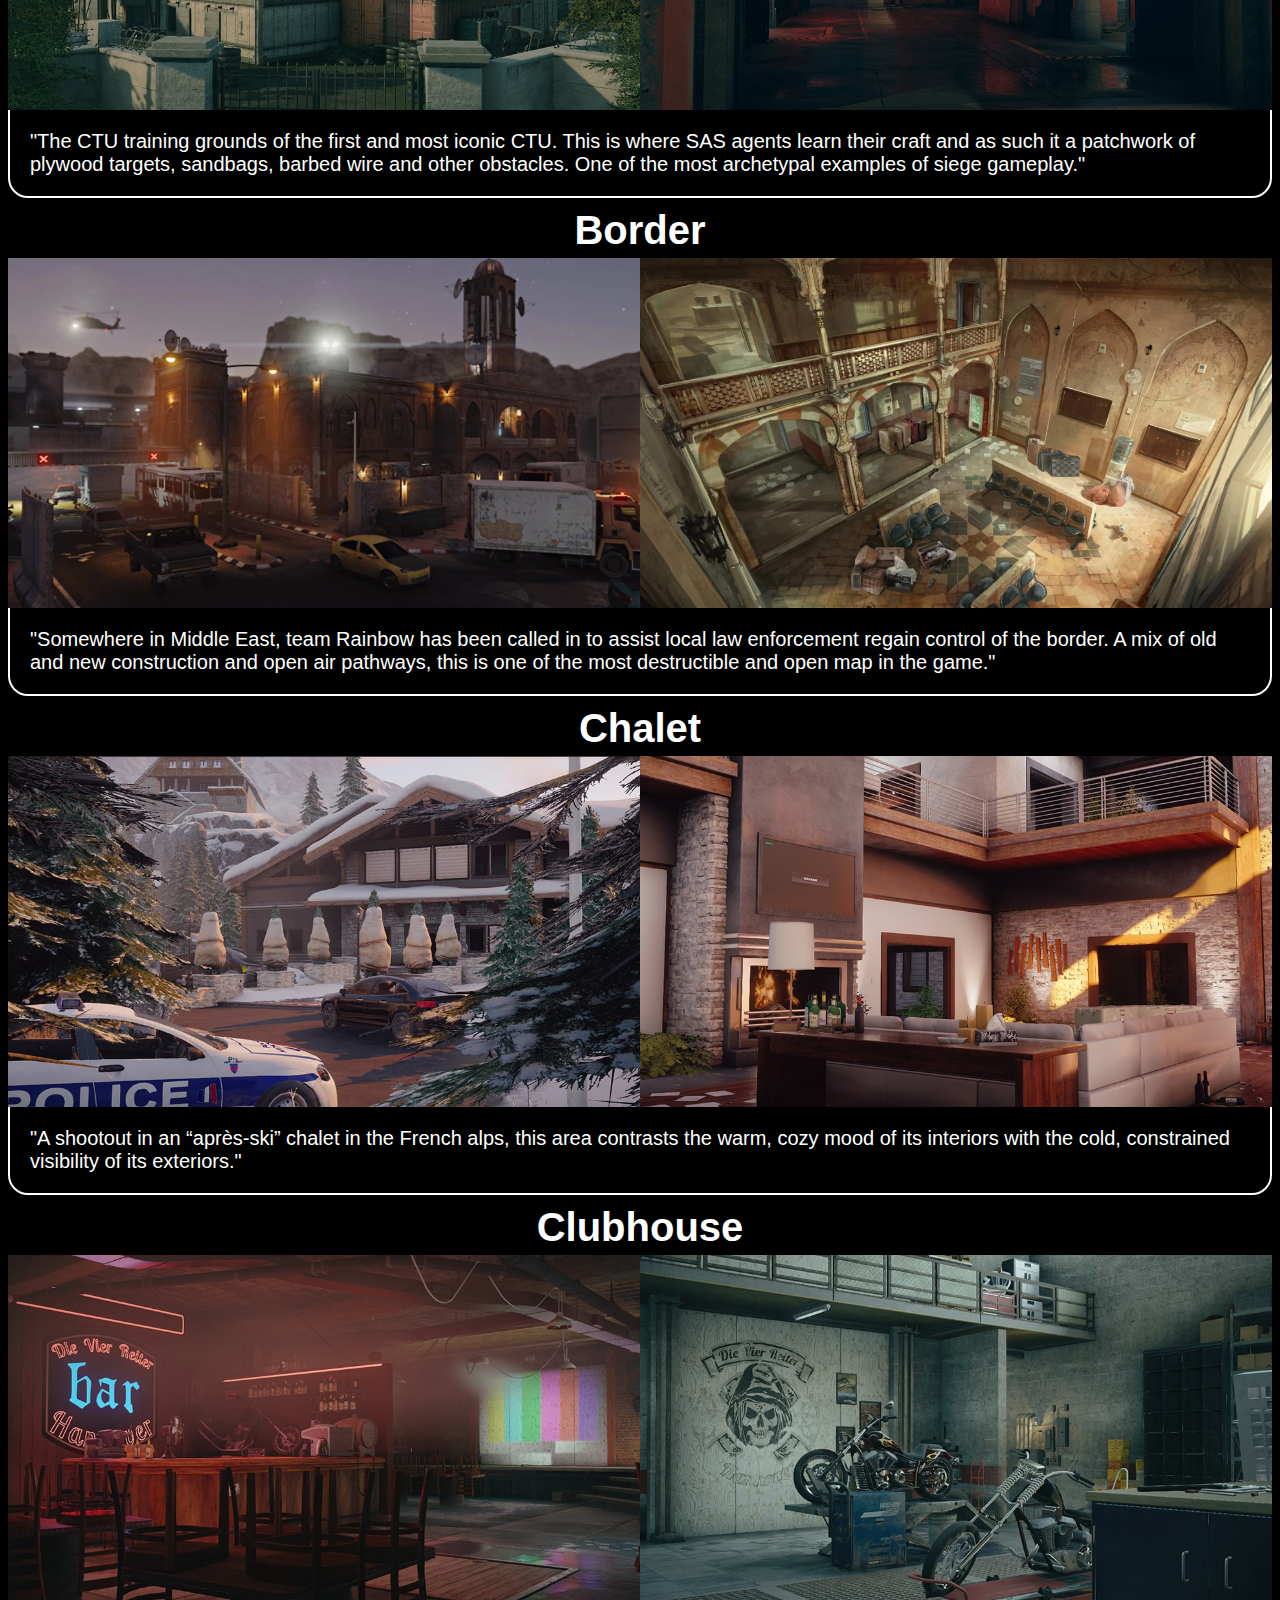
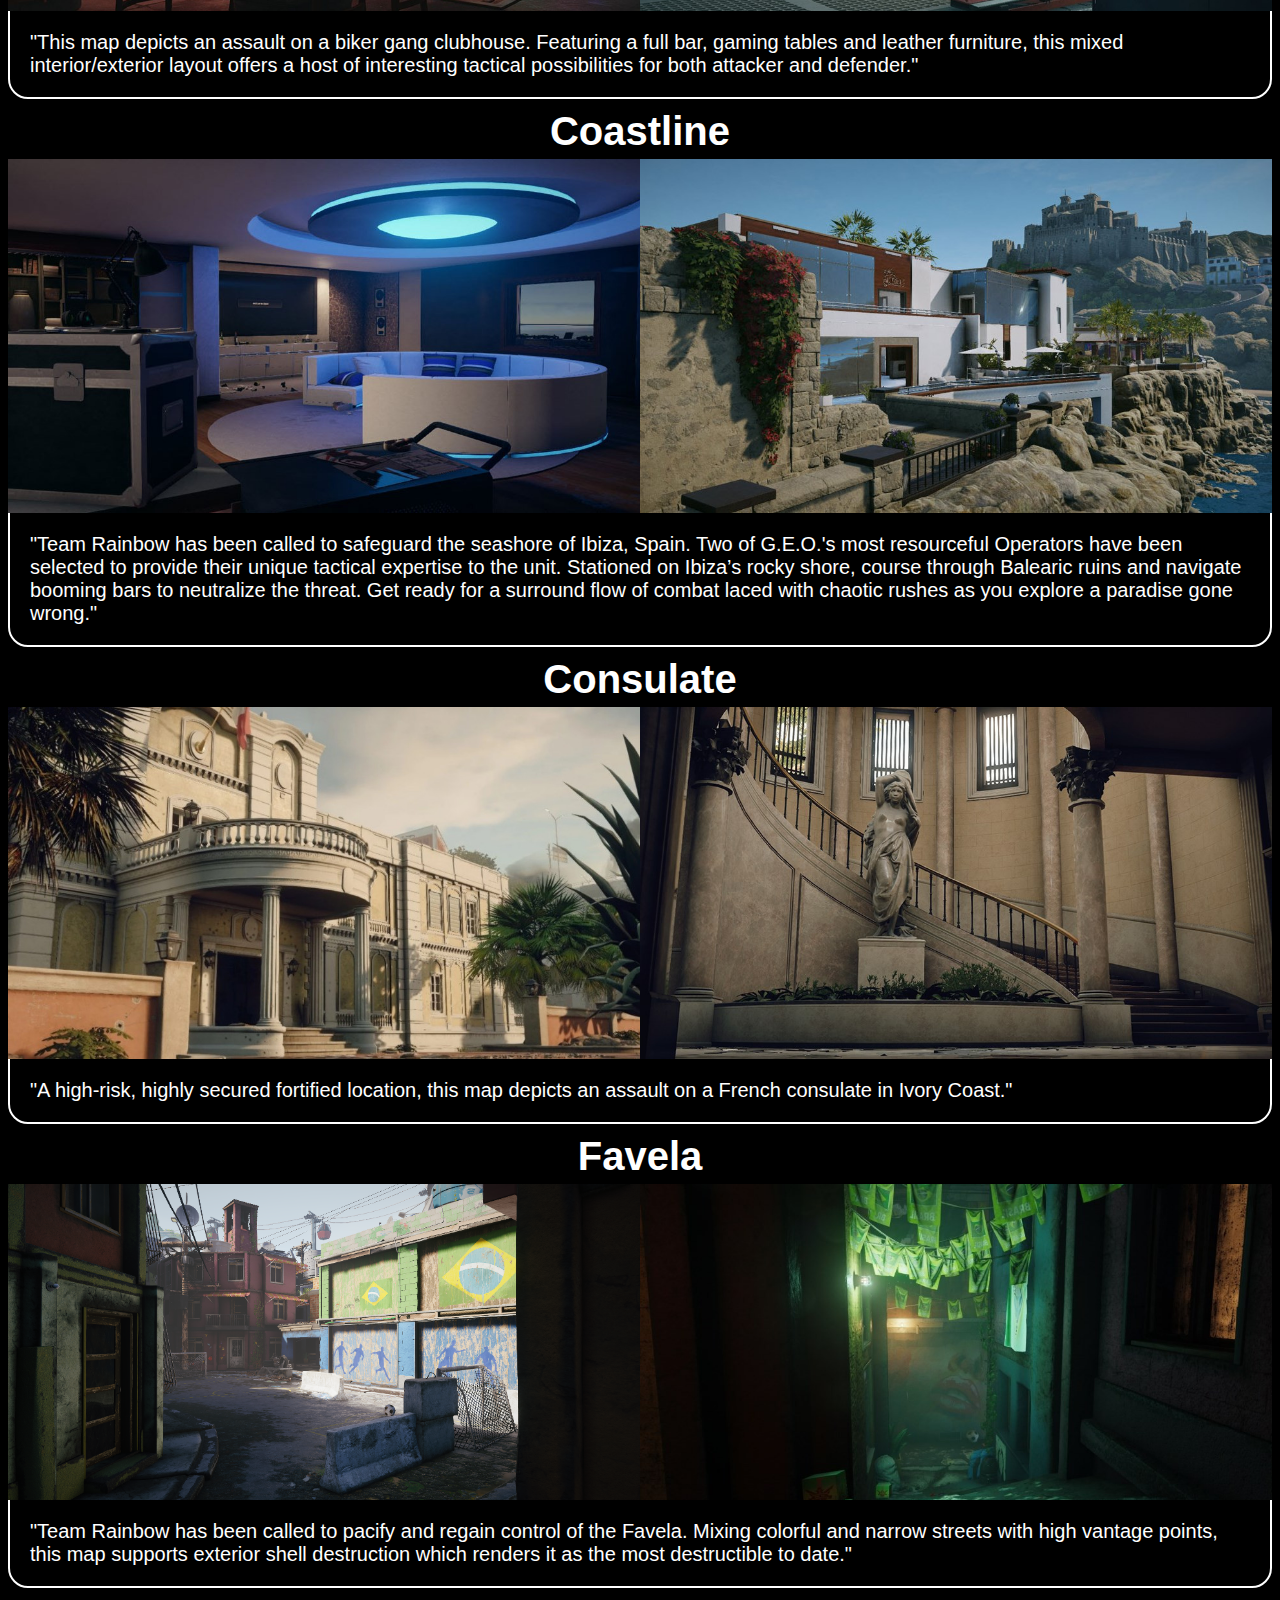
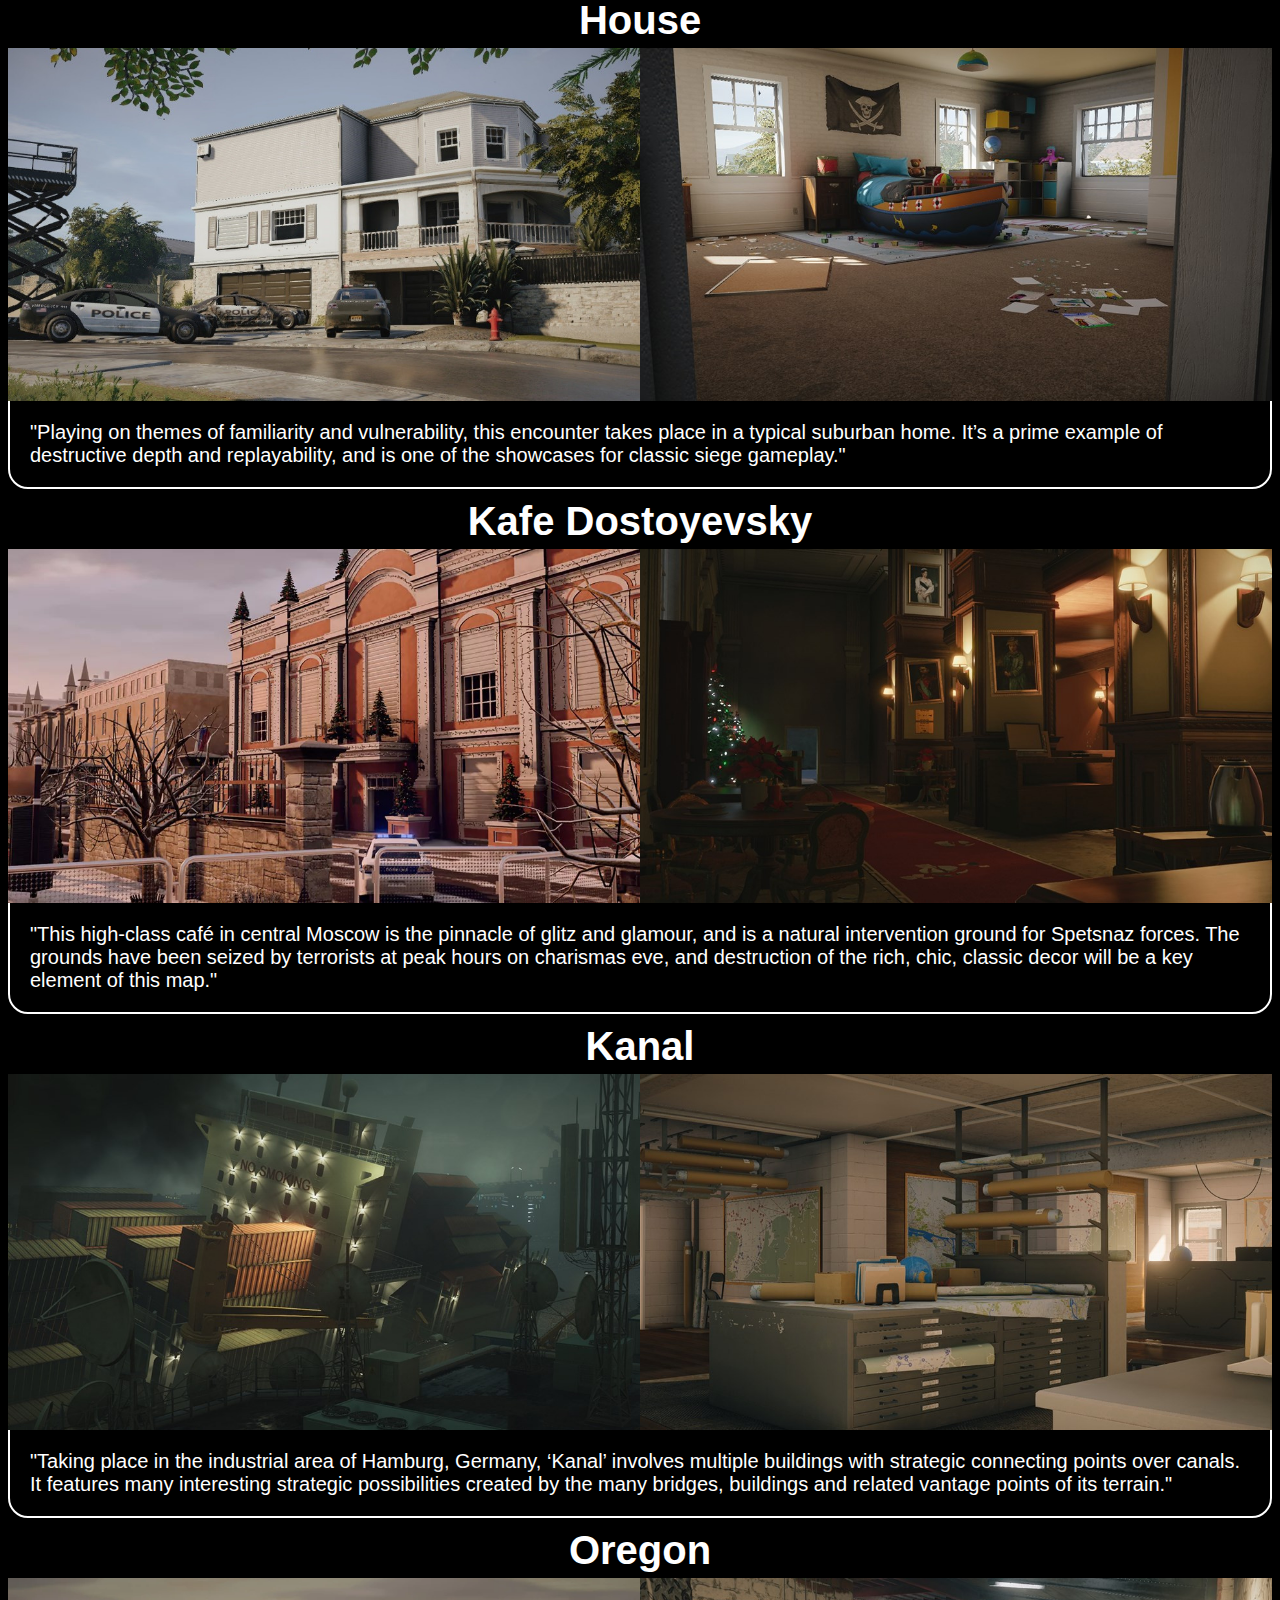
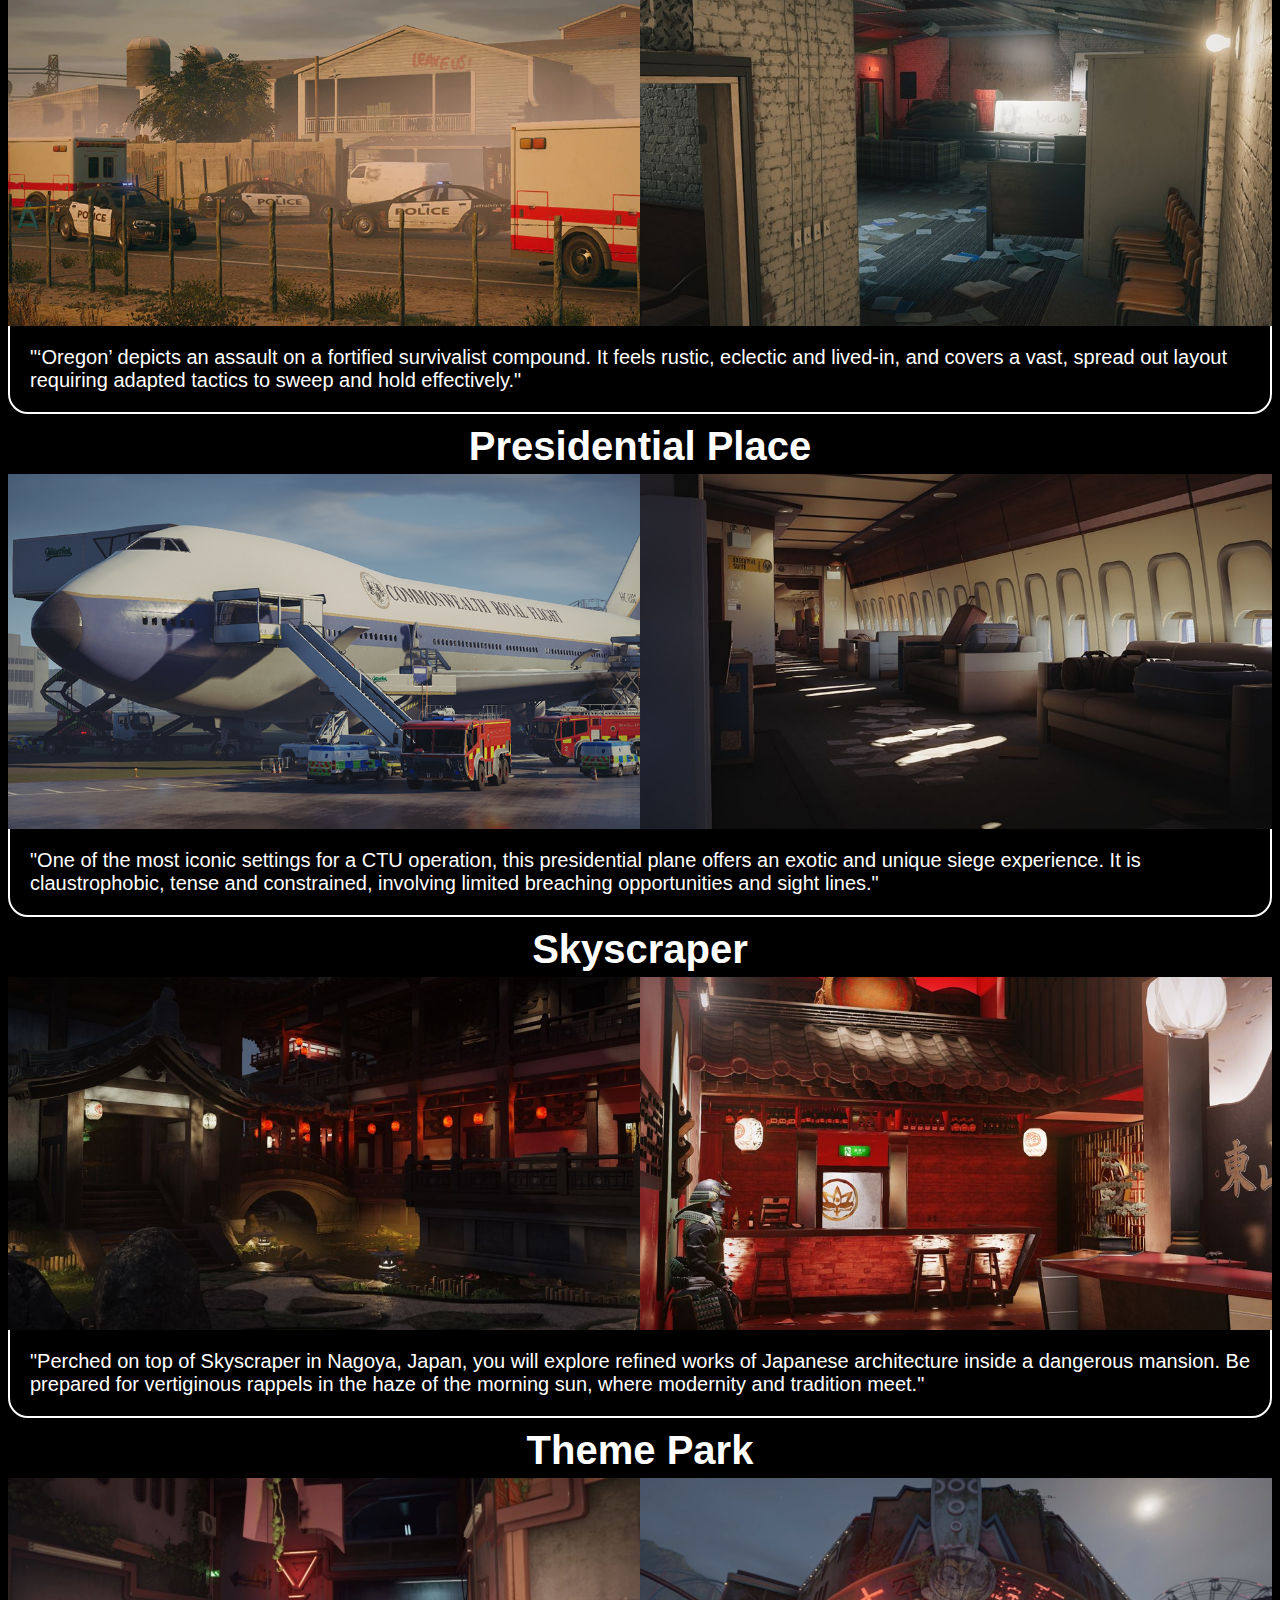
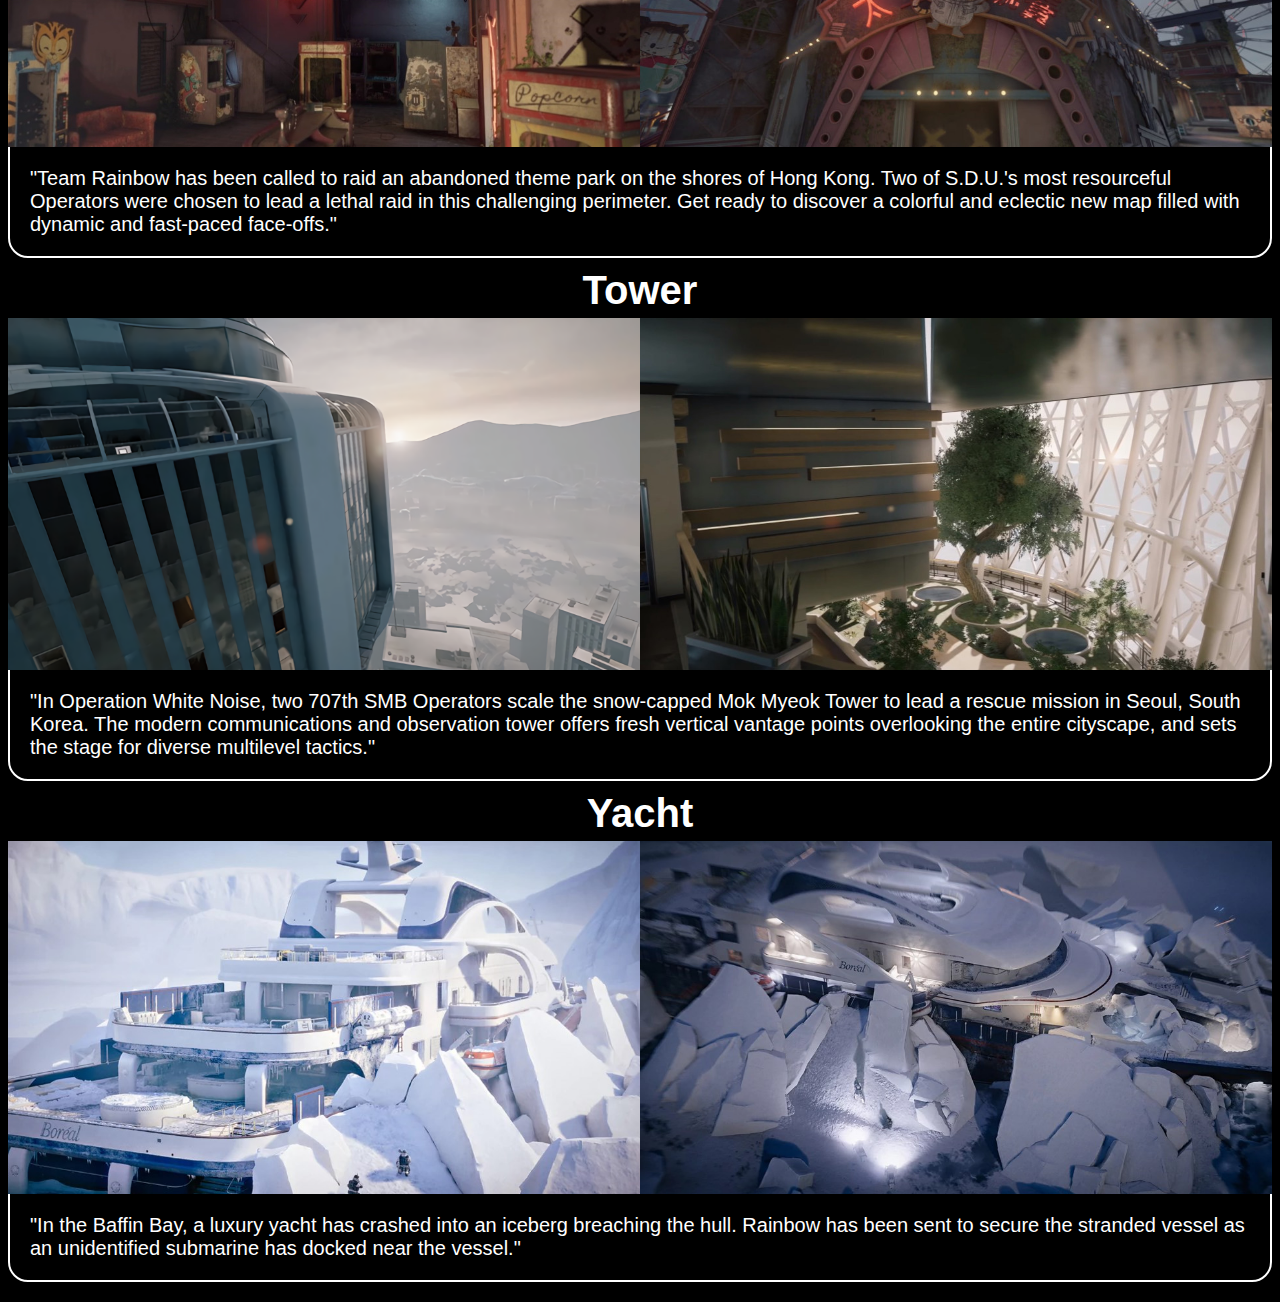
<file: maps.html>
<!DOCTYPE html>
<html lang="en">
	<head>
<meta charset="utf-8" />
<title>Home</title>
<link rel = "stylesheet" type = "text/css" href = "./assets/css/css_maps.css" />
        
    </head>
<body> 
    <a class="line" href="./index.html"><h2 class="home">HOME</h2></a>
    <h2 class="top"><a href="#">back to top</a></h2>
    <h1 id="top">All Maps</h1>
    <p style="text-align: center">
        The environment in Rainbow Six Siege is destructible. This means some <a class="floor" style="color: lightsteelblue">floors</a>, <a class="window" style="color: lightsteelblue">windows</a>, <a class="door" style="color: lightsteelblue">doors</a>, and <a class="wall" style="color: lightsteelblue">walls</a> can be broken. Doors and windows take 3 melees to break but can also be broken by shooting down. Floors and walls can only be broken with shotguns and breach charges. Certain sections of the floor are called "hatches" and these are breakable parts in the floor that allow you to fall completely through to the floor below. Hatches can be reinforced by defenders. Another part of all maps are cameras which are preset throughout the buildings. Defenders can view cameras at any time but attackers can shoot to destroy them. All maps are available to any game mode (hostage, bomb, and biohazard).
    </p> 
    <br/>
    <div>
        <h2>Bank</h2>
        <img src="./assets/media/bank.jpg" alt="Bank" style="max-width: 50%; float:left">
        <img src="./assets/media/bank2.jpg" alt="Bank" style="max-width: 50%; float:right">
        <p>
            "An iconic encounter for LA SWAT forces, this map depicts an assault on a major bank. The focus is on providing a sense of progression for attackers as they make their way through progressively more fortified areas of the building."
        </p>
    </div>
    <div>
        <h2>Bartlett University</h2>
        <img src="./assets/media/bartlett.png" alt="" style="max-width: 50%; float:left">
        <img src="./assets/media/bartlett2.jpg" alt="" style="max-width: 50%; float:right">
        <p>
            "Team Rainbow has been called to assist local law enforcement and regain control of Bartlett University in Cambridge, Massachusetts. This map offers an asymmetric layout with breathing room between hot zones. Navigate the facilities' barricades and blast through the brick walls that have protected the leaders of tomorrow."
        </p>
    </div>
    <div>
        <h2>Hereford Base</h2>
        <img src="./assets/media/base.jpg" alt="" style="max-width: 50%; float:left">
        <img src="./assets/media/base2.jpg" alt="" style="max-width: 50%; float:right">
        <p>
           "The CTU training grounds of the first and most iconic CTU. This is where SAS agents learn their craft and as such it a patchwork of plywood targets, sandbags, barbed wire and other obstacles. One of the most archetypal examples of siege gameplay."
        </p>
    </div>
    <div>
        <h2>Border</h2>
        <img src="./assets/media/border.jpg" alt="" style="max-width: 50%; float:left">
        <img src="./assets/media/border2.jpg" alt="" style="max-width: 50%; float:right">
        <p>
            "Somewhere in Middle East, team Rainbow has been called in to assist local law enforcement regain control of the border. A mix of old and new construction and open air pathways, this is one of the most destructible and open map in the game."
        </p>
    </div>
    <div>
        <h2>Chalet</h2>
        <img src="./assets/media/chalet.png" alt="" style="max-width: 50%; float:left">
        <img src="./assets/media/chalet2.jpg" alt="" style="max-width: 50%; float:right">
        <p>
            "A shootout in an &#147;après-ski&#148; chalet in the French alps, this area contrasts the warm, cozy mood of its interiors with the cold, constrained visibility of its exteriors."
        </p>
    </div>
    <div>
        <h2>Clubhouse</h2>
        <img src="./assets/media/clubhouse.jpg" alt="" style="max-width: 50%; float:left">
        <img src="./assets/media/clubhouse2.jpg" alt="" style="max-width: 50%; float:right">
        <p>
            "This map depicts an assault on a biker gang clubhouse. Featuring a full bar, gaming tables and leather furniture, this mixed interior/exterior layout offers a host of interesting tactical possibilities for both attacker and defender."
        </p>
    </div>
    <div>
        <h2>Coastline</h2>
        <img src="./assets/media/coastline.jpg" alt="" style="max-width: 50%; float:left">
        <img src="./assets/media/coastline2.jpg" alt="" style="max-width: 50%; float:right">
        <p>
            "Team Rainbow has been called to safeguard the seashore of Ibiza, Spain. Two of G.E.O.'s most resourceful Operators have been selected to provide their unique tactical expertise to the unit. Stationed on Ibiza&#146;s rocky shore, course through Balearic ruins and navigate booming bars to neutralize the threat. Get ready for a surround flow of combat laced with chaotic rushes as you explore a paradise gone wrong."
        </p>
    </div>
    <div>
        <h2>Consulate</h2>
        <img src="./assets/media/consulate.jpg" alt="" style="max-width: 50%; float:left">
        <img src="./assets/media/consulate2.jpg" alt="" style="max-width: 50%; float:right">
        <p>
            "A high-risk, highly secured fortified location, this map depicts an assault on a French consulate in Ivory Coast."
        </p>
    </div>
    <div>
        <h2>Favela</h2>
        <img src="./assets/media/favela.png" alt="" style="max-width: 50%; float:left">
        <img src="./assets/media/favela2.jpg" alt="" style="max-width: 50%; float:right">
         <p>
            "Team Rainbow has been called to pacify and regain control of the Favela. Mixing colorful and narrow streets with high vantage points, this map supports exterior shell destruction which renders it as the most destructible to date."
        </p>
    </div>
    <div>
        <h2>House</h2>
        <img src="./assets/media/house.jpg" alt="" style="max-width: 50%; float:left">
        <img src="./assets/media/house2.jpg" alt="" style="max-width: 50%; float:right">
         <p>
            "Playing on themes of familiarity and vulnerability, this encounter takes place in a typical suburban home. It&#146;s a prime example of destructive depth and replayability, and is one of the showcases for classic siege gameplay."
        </p>
    </div>
    <div>
        <h2>Kafe Dostoyevsky</h2>
        <img src="./assets/media/kafe.jpg" alt="" style="max-width: 50%; float:left">
        <img src="./assets/media/kafe2.jpg" alt="" style="max-width: 50%; float:right">
         <p>
            "This high-class café in central Moscow is the pinnacle of glitz and glamour, and is a natural intervention ground for Spetsnaz forces. The grounds have been seized by terrorists at peak hours on charismas eve, and destruction of the rich, chic, classic decor will be a key element of this map."
        </p>
    </div>
    <div>
        <h2>Kanal</h2>
        <img src="./assets/media/kanal.jpg" alt="" style="max-width: 50%; float:left">
        <img src="./assets/media/kanal2.jpg" alt="" style="max-width: 50%; float:right">
        <p>
            "Taking place in the industrial area of Hamburg, Germany, &#145;Kanal&#146; involves multiple buildings with strategic connecting points over canals. It features many interesting strategic possibilities created by the many bridges, buildings and related vantage points of its terrain."
        </p>
    </div>
    <div>
        <h2>Oregon</h2>
        <img src="./assets/media/oregon.png" alt="" style="max-width: 50%; float:left">
        <img src="./assets/media/oregon2.jpg" alt="" style="max-width: 50%; float:right">
        <p>
           "&#145;Oregon&#146; depicts an assault on a fortified survivalist compound. It feels rustic, eclectic and lived-in, and covers a vast, spread out layout requiring adapted tactics to sweep and hold effectively."
        </p>
    </div>
    <div>
        <h2>Presidential Place</h2>
        <img src="./assets/media/plane.png" alt="" style="max-width: 50%; float:left">
        <img src="./assets/media/plane2.jpg" alt="" style="max-width: 50%; float:right">
        <p>
            "One of the most iconic settings for a CTU operation, this presidential plane offers an exotic and unique siege experience. It is claustrophobic, tense and constrained, involving limited breaching opportunities and sight lines."
        </p>
    </div>
    <div>
        <h2>Skyscraper</h2>
        <img src="./assets/media/skyscraper.jpg" alt="" style="max-width: 50%; float:left">
        <img src="./assets/media/skyscraper2.jpg" alt="" style="max-width: 50%; float:right">
        <p>
            "Perched on top of Skyscraper in Nagoya, Japan, you will explore refined works of Japanese architecture inside a dangerous mansion. Be prepared for vertiginous rappels in the haze of the morning sun, where modernity and tradition meet."
        </p>
    </div>
    <div>
        <h2>Theme Park</h2>
        <img src="./assets/media/themepark.jpg" alt="" style="max-width: 50%; float:left">
        <img src="./assets/media/themepark2.jpg" alt="" style="max-width: 50%; float:right">
        <p>
            "Team Rainbow has been called to raid an abandoned theme park on the shores of Hong Kong. Two of S.D.U.'s most resourceful Operators were chosen to lead a lethal raid in this challenging perimeter. Get ready to discover a colorful and eclectic new map filled with dynamic and fast-paced face-offs."
        </p>
    </div>
    <div>
        <h2>Tower</h2>
        <img src="./assets/media/tower.png" alt="" style="max-width: 50%; float:left">
        <img src="./assets/media/tower2.jpg" alt="" style="max-width: 50%; float:right">
        <p>
            "In Operation White Noise, two 707th SMB Operators scale the snow-capped Mok Myeok Tower to lead a rescue mission in Seoul, South Korea. The modern communications and observation tower offers fresh vertical vantage points overlooking the entire cityscape, and sets the stage for diverse multilevel tactics."
        </p>
    </div>
    <div>
        <h2>Yacht</h2>
        <img src="./assets/media/yacht.jpg" alt="" style="max-width: 50%; float:left">
        <img src="./assets/media/yacht2.jpg" alt="" style="max-width: 50%; float:right">
        <p>
            "In the Baffin Bay, a luxury yacht has crashed into an iceberg breaching the hull. Rainbow has been sent to secure the stranded vessel as an unidentified submarine has docked near the vessel."
        </p>
    </div>
</body>
</file>
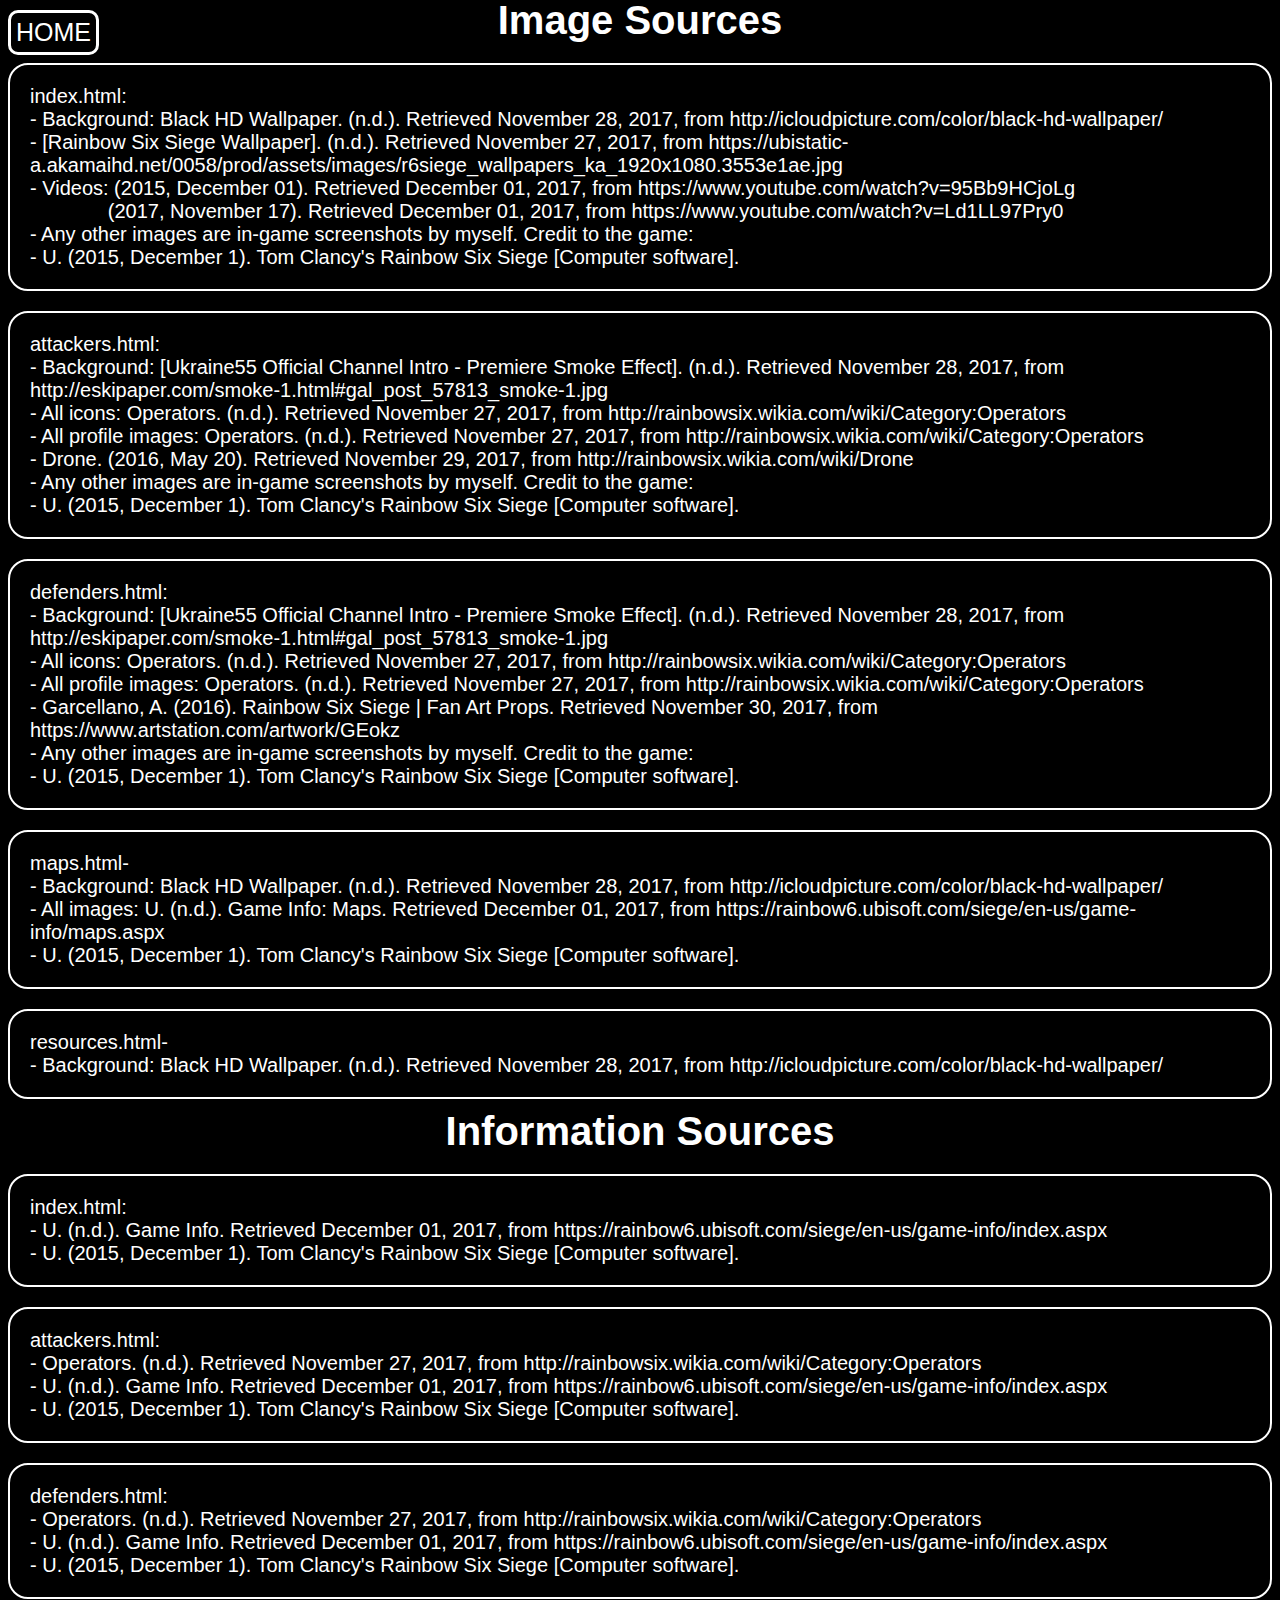
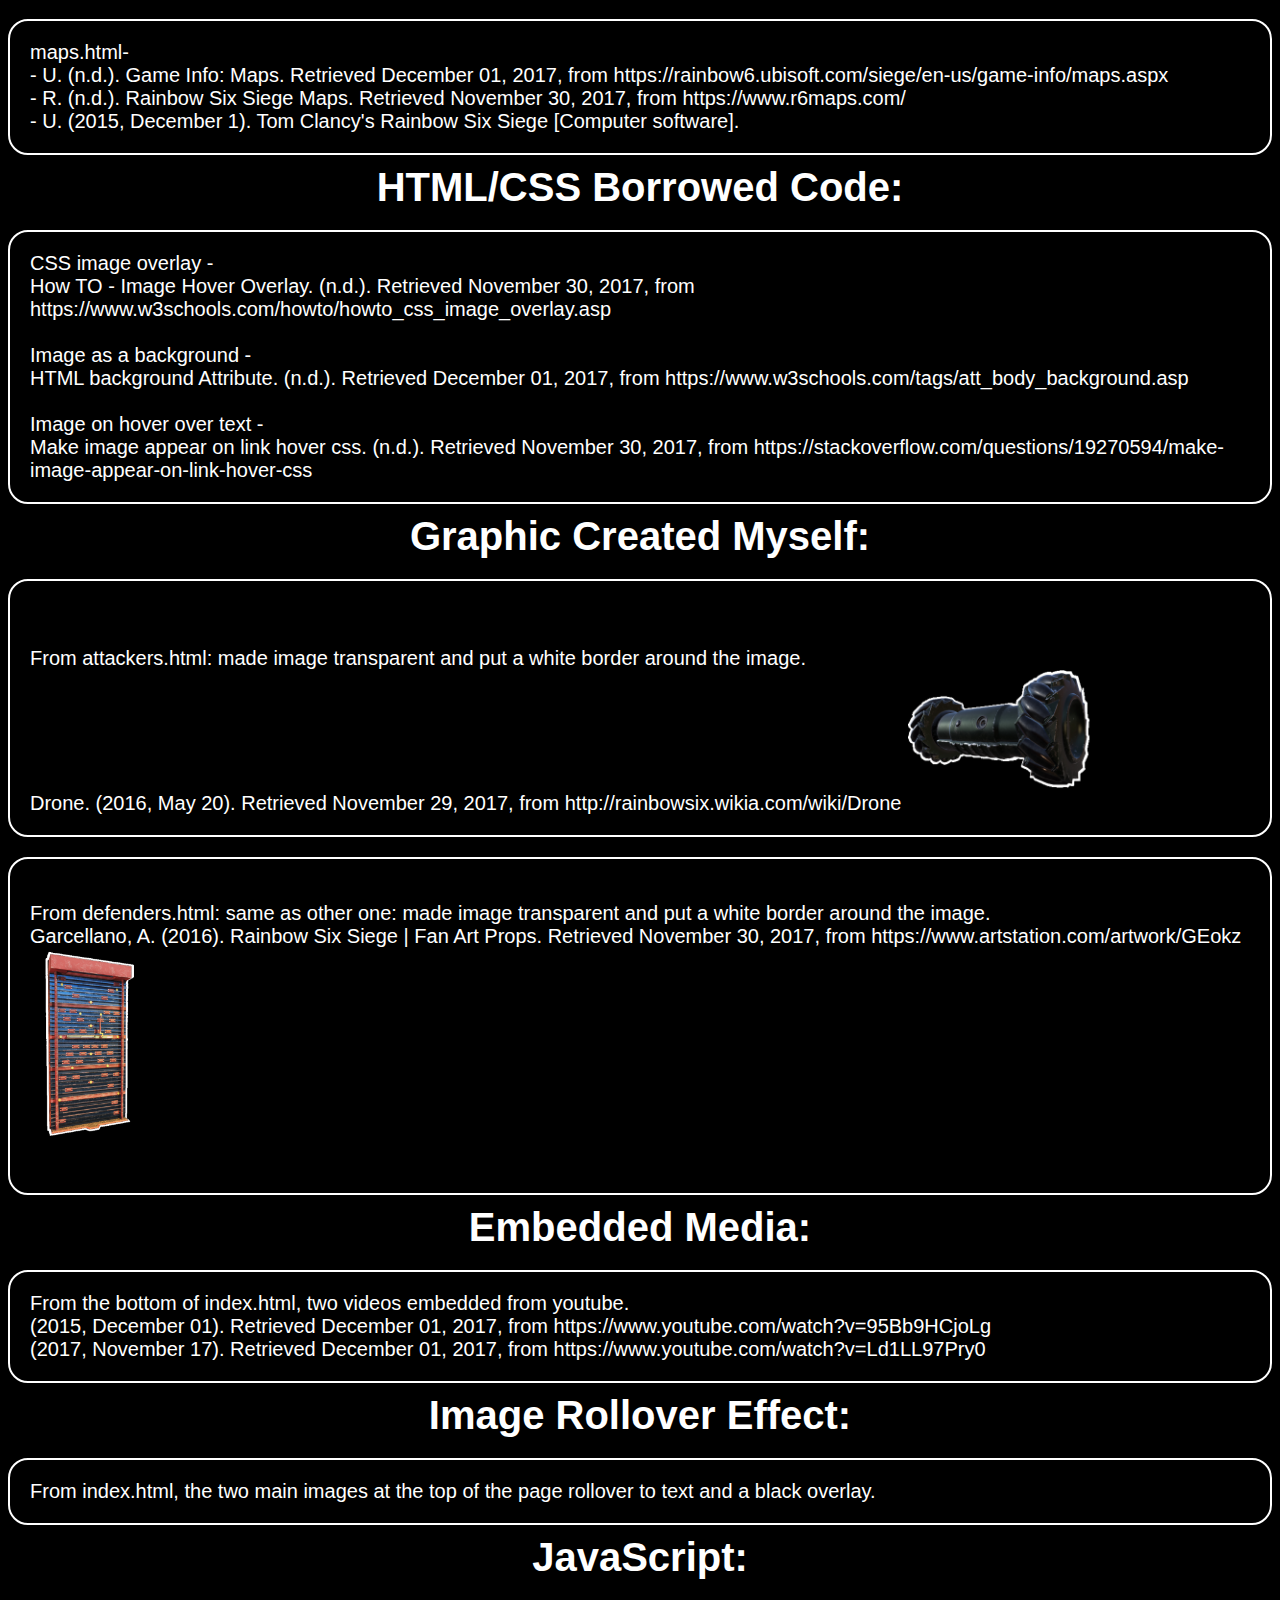
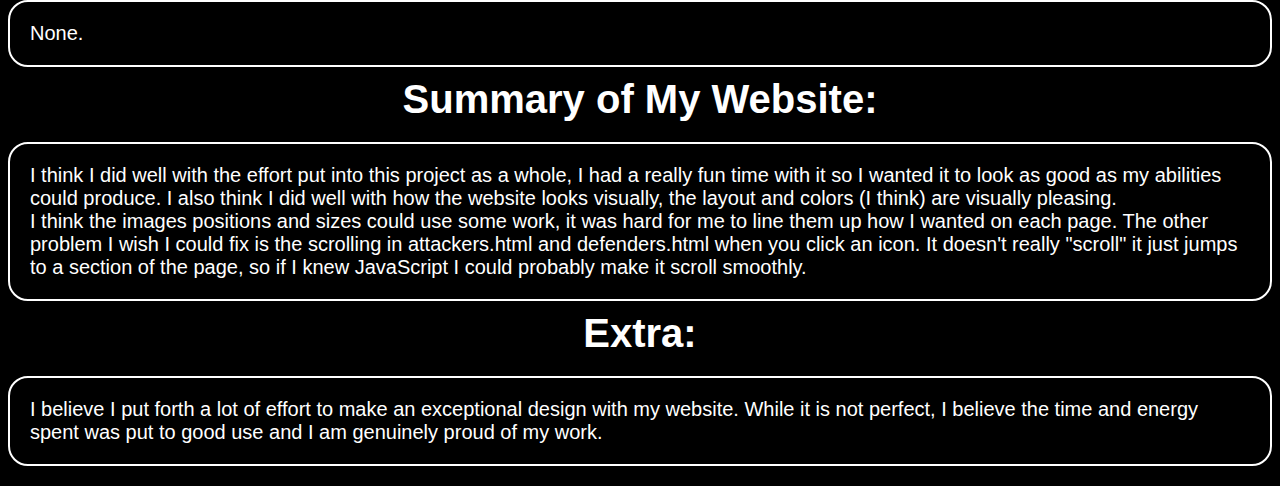
<file: resources.html>
<!DOCTYPE html>
<html lang="en">
    <head>
<meta charset="utf-8" />
<title>Resources</title>
<link rel = "stylesheet" type = "text/css" href = "./assets/css/css_maps.css" />

    </head>
<body>  
    <a class="line" href="./index.html"><h2 class="home">HOME</h2></a>
    <h2>Image Sources</h2>
    <p>  
         index.html:
            <br/>- Background: Black HD Wallpaper. (n.d.). Retrieved November 28, 2017, from http://icloudpicture.com/color/black-hd-wallpaper/
            <br/>- [Rainbow Six Siege Wallpaper]. (n.d.). Retrieved November 27, 2017, from https://ubistatic-a.akamaihd.net/0058/prod/assets/images/r6siege_wallpapers_ka_1920x1080.3553e1ae.jpg
            <br/>- Videos: (2015, December 01). Retrieved December 01, 2017, from https://www.youtube.com/watch?v=95Bb9HCjoLg 
            <br/>&nbsp;&nbsp;&nbsp;&nbsp;&nbsp;&nbsp;&nbsp;&nbsp;&nbsp;&nbsp;&nbsp;&nbsp;&nbsp;&nbsp;(2017, November 17). Retrieved December 01, 2017, from https://www.youtube.com/watch?v=Ld1LL97Pry0
            <br/>- Any other images are in-game screenshots by myself. Credit to the game:
            <br/>- U. (2015, December 1). Tom Clancy's Rainbow Six Siege [Computer software].
    </p>
    <p>
        attackers.html:
            <br/>- Background: [Ukraine55 Official Channel Intro - Premiere Smoke Effect]. (n.d.). Retrieved November 28, 2017, from http://eskipaper.com/smoke-1.html#gal_post_57813_smoke-1.jpg
            <br/>- All icons: Operators. (n.d.). Retrieved November 27, 2017, from http://rainbowsix.wikia.com/wiki/Category:Operators
            <br/>- All profile images: Operators. (n.d.). Retrieved November 27, 2017, from http://rainbowsix.wikia.com/wiki/Category:Operators
            <br/>- Drone. (2016, May 20). Retrieved November 29, 2017, from http://rainbowsix.wikia.com/wiki/Drone
            <br/>- Any other images are in-game screenshots by myself. Credit to the game:
            <br/>- U. (2015, December 1). Tom Clancy's Rainbow Six Siege [Computer software].
    </p>
    <p>
        defenders.html:
            <br/>- Background: [Ukraine55 Official Channel Intro - Premiere Smoke Effect]. (n.d.). Retrieved November 28, 2017, from http://eskipaper.com/smoke-1.html#gal_post_57813_smoke-1.jpg
            <br/>- All icons: Operators. (n.d.). Retrieved November 27, 2017, from http://rainbowsix.wikia.com/wiki/Category:Operators
            <br/>- All profile images: Operators. (n.d.). Retrieved November 27, 2017, from http://rainbowsix.wikia.com/wiki/Category:Operators
            <br/>- Garcellano, A. (2016). Rainbow Six Siege | Fan Art Props. Retrieved November 30, 2017, from https://www.artstation.com/artwork/GEokz
            <br/>- Any other images are in-game screenshots by myself. Credit to the game:
            <br/>- U. (2015, December 1). Tom Clancy's Rainbow Six Siege [Computer software].
    </p>
    <p>
        maps.html-
            <br/>- Background: Black HD Wallpaper. (n.d.). Retrieved November 28, 2017, from http://icloudpicture.com/color/black-hd-wallpaper/
            <br/>- All images: U. (n.d.). Game Info: Maps. Retrieved December 01, 2017, from https://rainbow6.ubisoft.com/siege/en-us/game-info/maps.aspx
            <br/>- U. (2015, December 1). Tom Clancy's Rainbow Six Siege [Computer software].
    </p>
    <p>
        resources.html-
            <br/>- Background: Black HD Wallpaper. (n.d.). Retrieved November 28, 2017, from http://icloudpicture.com/color/black-hd-wallpaper/
    </p>
    
    
    <h2>Information Sources</h2>
    <p> 
        index.html:
            <br/>- U. (n.d.). Game Info. Retrieved December 01, 2017, from https://rainbow6.ubisoft.com/siege/en-us/game-info/index.aspx
            <br/>- U. (2015, December 1). Tom Clancy's Rainbow Six Siege [Computer software].
    </p>
    <p>
        attackers.html:
            <br/>- Operators. (n.d.). Retrieved November 27, 2017, from http://rainbowsix.wikia.com/wiki/Category:Operators
            <br/>- U. (n.d.). Game Info. Retrieved December 01, 2017, from https://rainbow6.ubisoft.com/siege/en-us/game-info/index.aspx
            <br/>- U. (2015, December 1). Tom Clancy's Rainbow Six Siege [Computer software].
    </p>
    <p>
        defenders.html:
            <br/>- Operators. (n.d.). Retrieved November 27, 2017, from http://rainbowsix.wikia.com/wiki/Category:Operators
            <br/>- U. (n.d.). Game Info. Retrieved December 01, 2017, from https://rainbow6.ubisoft.com/siege/en-us/game-info/index.aspx
            <br/>- U. (2015, December 1). Tom Clancy's Rainbow Six Siege [Computer software].
    </p>
    <p>
        maps.html-
            <br/>- U. (n.d.). Game Info: Maps. Retrieved December 01, 2017, from https://rainbow6.ubisoft.com/siege/en-us/game-info/maps.aspx
            <br/>- R. (n.d.). Rainbow Six Siege Maps. Retrieved November 30, 2017, from https://www.r6maps.com/
            <br/>- U. (2015, December 1). Tom Clancy's Rainbow Six Siege [Computer software].
    </p>

    <h2>HTML/CSS Borrowed Code:</h2>
    <p>
        CSS image overlay - 
        <br/>How TO - Image Hover Overlay. (n.d.). Retrieved November 30, 2017, from https://www.w3schools.com/howto/howto_css_image_overlay.asp
        <br/><br/>Image as a background - 
        <br/>HTML background Attribute. (n.d.). Retrieved December 01, 2017, from https://www.w3schools.com/tags/att_body_background.asp
        <br/><br/>Image on hover over text - 
        <br/>Make image appear on link hover css. (n.d.). Retrieved November 30, 2017, from https://stackoverflow.com/questions/19270594/make-image-appear-on-link-hover-css
    </p>
    <h2>Graphic Created Myself:</h2>
    <p> 
        <br/>
        <br/>From attackers.html: made image transparent and put a white border around the image. 
        <br/>Drone. (2016, May 20). Retrieved November 29, 2017, from http://rainbowsix.wikia.com/wiki/Drone
        <img class="p" src="./assets/media/drone.png" alt="Drone" style="max-height: 120px">
    </p>
    <p>
        <br/>From defenders.html: same as other one: made image transparent and put a white border around the image.
        <br/>Garcellano, A. (2016). Rainbow Six Siege | Fan Art Props. Retrieved November 30, 2017, from https://www.artstation.com/artwork/GEokz
        <img class="p" src="./assets/media/reinforce.png" alt="Reinforce" style="max-height: 200px">
    </p>
    <h2>Embedded Media:</h2>
    <p>
        From the bottom of index.html, two videos embedded from youtube.
        <br/>(2015, December 01). Retrieved December 01, 2017, from https://www.youtube.com/watch?v=95Bb9HCjoLg
        <br/>(2017, November 17). Retrieved December 01, 2017, from https://www.youtube.com/watch?v=Ld1LL97Pry0
    </p>
    <h2>Image Rollover Effect:</h2>
    <p>
    From index.html, the two main images at the top of the page rollover to text and a black overlay.
    </p>

    <h2>JavaScript:</h2>
    <p>
    None.
    </p>
    
    <h2>Summary of My Website:</h2>
    <p>
    I think I did well with the effort put into this project as a whole, I had a really fun time with it so I wanted it to look as good as my abilities could produce. I also think I did well with how the website looks visually, the layout and colors (I think) are visually pleasing.    
    <br/> I think the images positions and sizes could use some work, it was hard for me to line them up how I wanted on each page. The other problem I wish I could fix is the scrolling in attackers.html and defenders.html when you click an icon. It doesn't really "scroll" it just jumps to a section of the page, so if I knew JavaScript I could probably make it scroll smoothly.
    </p>
    
    <h2>Extra:</h2>
    <p>
    I believe I put forth a lot of effort to make an exceptional design with my website. While it is not perfect, I believe the time and energy spent was put to good use and I am genuinely proud of my work.
    </p>
</body>
</file>
<file: assets/css/css_home.css>
body{
    background-image: url("https://i.imgur.com/ruS9FpG.jpg");
    background-color: black;
    background-repeat: no-repeat;
    background-attachment: fixed;
    overflow-y: auto;
}

div.left{
    float:left;
    padding-bottom: 20px;
    max-width:50%;
    margin-top: -34px;
    border: none;
    width: auto;
    height: auto;
    border: none;
}

div.right{
    float:right;
    padding-bottom: 20px;
    max-width:50%;
    margin-top: -43px;
    border: none;
    width: auto;
    height: auto;
    border: none;
}

.container {
    position: relative;
    width: 100%;
}

.overlay {
    position: absolute;
    top: 0;
    bottom: 0;
    left: 0;
    right: 0;
    height: 100%;
    width: 100%;
    opacity: 0;
    transition: .5s ease;
    background-color: black;
}

figure{
    display: table;
    padding-right: 10px;
    
}

figcaption {
    display: table-caption;
    caption-side: top;
    padding-bottom: 35px;
    border-radius: 20px;
    border: 2px solid white;
    padding: 20px; 
}

img.dv{
    width: auto;
    height: auto;
    border: none;
}

.container:hover .overlay {
    opacity: .8;
    width: 100%;
}

.text {
    color: white;
    font-size: 70px;
    position: absolute;
    top: 50%;
    left: 50%;
    transform: translate(-50%, -50%);
    -ms-transform: translate(-50%, -50%);
}

a.dv:link{
    color: #b2b2b2;
    text-decoration: none;
}

a.dv:visited{
    color: #999999;
}

a.dv:hover{
    color: white;
}

a.dv:active{
    color: #a0a0a0;
}

a:link{
    color: #b2b2b2;
    text-decoration: none;
}

a:visited{
    color: #999999;
    text-decoration: none;
}

a:hover{
    color: #b6b6b6;
    text-decoration: underline;
}

a:active{
    color: #a0a0a0;
    text-decoration: none;
}

a.line:link{
    color: #b2b2b2;
    text-decoration: none;
}

a.line:visited{
    color: #999999;
}

a.line:hover{
    color: #b6b6b6;
}

a.line:active{
    color: #a0a0a0;
}

h1{
    color:white;
    font-family: Helvetica;
    font-size: 50px;
}

p.noformat{
    font-size: 20px;
    color: White;
    font-family: Helvetica;
    float: right;
    width: 60%;
    border: none;
}

p.video{
    font-size: 20px;
    text-align: center;
    color: White;
    font-family: Helvetica;
    border: none;
}

p.borderless{
    font-size: 20px;
    color: white;
    font-family: Helvetica;
    float: left;
    clear:right;
    border: none;
    width: 55%;
}

p{
    font-size: 20px;
    color: white;
    font-family: Helvetica;
    float: left;
    clear:right;
    width: 55%;
    padding-bottom: 35px;
    border-radius: 20px;
    border: 2px solid white;
    padding: 20px; 
}

a.disable:hover{
    color: #b6b6b6;
    position: relative;
    text-decoration: none;
}

a.disable:hover:after {
    content: url(https://i.imgur.com/BsBKcb9.jpg);
    display: block;
    position: absolute;
    z-index: 1;
    text-decoration: none;
}

a.plant:hover{
    color: #b6b6b6;
    position: relative;
    text-decoration: none;
}

a.plant:hover:after {
    content: url(https://i.imgur.com/iFtTPIT.jpg);
    display: block;
    position: absolute;
    z-index: 1;
    text-decoration: none;
}

a.hostagecarry:hover{
    color: #b6b6b6;
    position: relative;
    text-decoration: none;
}

a.hostagecarry:hover:after {
    content: url(https://i.imgur.com/ErDOcxl.jpg);
    display: block;
    position: absolute;
    text-decoration: none;
    z-index: 1;
}

a.stagger:hover{
    color: #b6b6b6;
    position: relative;
    text-decoration: none;
}

a.stagger:hover:after {
    content: url(https://i.imgur.com/3oPzk6e.jpg);
    display: block;
    position: absolute;
    text-decoration: none;
    z-index: 1;
}

a.bleedout:hover{
    color: #b6b6b6;
    position: relative;
    text-decoration: none;
}

a.bleedout:hover:after {
    content: url(https://i.imgur.com/objxNUm.jpg);
    display: block;
    position: absolute;
    text-decoration: none;
    z-index: 1;
}

a.downed:hover{
    color: #b6b6b6;
    position: relative;
    text-decoration: none;
}

a.downed:hover:after {
    content: url(https://i.imgur.com/HN1Wc2H.jpg);
    display: block;
    position: absolute;
    text-decoration: none;
    z-index: 1;
}

img.right{
    float: right;
    width: 35%;
}


@media screen and (min-width: 900px) {
    img{
        max-width: 100%;
    }
}

@media screen and (min-width: 600px) {
    img{
        max-width: 100%;
    }
}

@media screen and (min-width: 768px) {
    img{
        max-width: 100%;
    }
}

@media screen and (min-width: 320px) {
    img{
        max-width: 100%;
    }
}
</file>
<file: assets/css/css_attack.css>
body{
    background-image: url("https://i.imgur.com/gKDhm3w.jpg");
    background-color: black;
    background-repeat: no-repeat;
    background-attachment: fixed;
    overflow-y: auto;
    height: 100%;
}

h2.top{
    bottom: 0;
    right: 0;
    border-radius: 10px;
    font-family: Arial;
    color: white; 
    text-decoration: none;
    font-weight: normal;
    text-align: justify;
    position: fixed;
    padding: 5px;
    font-size: 25px;
    border: 1px solid black;
    background-color: black;
    opacity: .5;
    margin-bottom: 0px;
    z-index: 2;
}

h2.top:hover{
    opacity: 1;
    z-index: 2;
}
a.top:link{
    color: white;
    text-decoration: none;
}
a.top:visited{
    color: white;
    text-decoration: none;
}
a.top:hover{
    color: white;
}

a.top:active{
    color: white;
    text-decoration: none;
}
h1{
    color:white;
    font-family: Helvetica;
}
b.title{
    font-size: 25px;
    color: white;
    font-family: Helvetica;
}
b{
    font-size: 35px;
    color: white;
    font-family: Helvetica;
}
p{
    font-size: 20px;
    color: white;
    font-family: Helvetica;
    padding-bottom: 35px;
    border-radius: 20px;
    border: 2px solid white;
    padding: 100px;
    line-height: 45px;
    overflow: visible;
    text-align: left;
    position: relative;
    min-height: 100px;
}

a.sledge:hover{
    color: #b6b6b6;
    position: relative;
}
a.sledge:hover:after {
    content: url(https://i.imgur.com/IiB9IXp.jpg);
    display: block;
    position: absolute;
    z-index: 1;
}
p.noformat{
    text-align: left;
    font-size: 20px;
    color: White;
    font-family: Helvetica;
    padding-bottom: 35px;
    border-radius: 20px;
    border: 2px solid white;
    padding: 20px;
    line-height: 34px;
    min-height: 0px;
}
p.center{
    text-align: center;
    color: White;
    font-family: Helvetica;
    border: none;
    min-height: 0px;
}
div{
    text-align:center;
}
div.nav{
    z-index: -1;
}
div.wrap{
    height: 100%;
}
img.p{
    padding: 10px;
    z-index: -1;
    padding-bottom: 200px;
}
img{
    position: relative;
    margin: auto;
    display:inline-block;
}
a.line:link{
    color: #b2b2b2;
    text-decoration: none;
}
a.line:visited{
    color: #999999;
}
a.line:hover{
    color: #b6b6b6;
    position: relative;
}
a.line:active{
    color: #a0a0a0;
}




a.logic:hover{
    color: #b6b6b6;
    position: relative;
}
a.logic:hover:after {
    content: url(https://i.imgur.com/R76zFcx.jpg);
    display: block;
    position: absolute;
    
     
    z-index: 1;
}
a.dokcam:hover{
    color: #b6b6b6;
    position: relative;
}
a.dokcam:hover:after {
    content: url(https://i.imgur.com/rnbMOYT.jpg);
    display: block;
    position: absolute;
    
     
    z-index: 1;
}
a.dokhack:hover{
    color: #b6b6b6;
    position: relative;
}
a.dokhack:hover:after {
    content: url(https://i.imgur.com/lkPrCWb.jpg);
    display: block;
    position: absolute;
    
     
    z-index: 1;
}
a.doknotify:hover{
    color: #b6b6b6;
    position: relative;
}
a.doknotify:hover:after {
    content: url(https://i.imgur.com/rfeAcTK.jpg);
    display: block;
    position: absolute;
    
     
    z-index: 1;
}
a.zofgren:hover{
    color: #b6b6b6;
    position: relative;
}
a.zofgren:hover:after {
    content: url(https://i.imgur.com/XR28tI2.jpg);
    display: block;
    position: absolute;
    
     
    z-index: 1;
}

a.lifeline:hover{
    color: #b6b6b6;
    position: relative;
}
a.lifeline:hover:after {
    content: url(https://i.imgur.com/4PDbOxq.jpg);
    display: block;
    position: absolute;
    
     
    z-index: 1;
}
a.zofia:hover{
    color: #b6b6b6;
    position: relative;
}
a.zofia:hover:after {
    content: url(https://i.imgur.com/U0FpOMp.jpg);
    display: block;
    position: absolute;
    
     
    z-index: 1;
}

a.candela:hover{
    color: #b6b6b6;
    position: relative;
}
a.candela:hover:after {
    content: url(https://i.imgur.com/Vhzr2et.jpg);
    display: block;
    position: absolute;
    
     
    z-index: 1;
}

a.cluster:hover{
    color: #b6b6b6;
    position: relative;
}
a.cluster:hover:after {
    content: url(https://i.imgur.com/MBue3rw.jpg);
    display: block;
    position: absolute;
    
     
    z-index: 1;
}

a.track:hover{
    color: #b6b6b6;
    position: relative;
}
a.track:hover:after {
    content: url(https://i.imgur.com/uzvRhcJ.jpg);
    display: block;
    position: absolute;
    
     
    z-index: 1;
}

a.hibana:hover{
    color: #b6b6b6;
    position: relative;
}
a.hibana:hover:after {
    content: url(https://i.imgur.com/6PMo9CC.jpg);
    display: block;
    position: absolute;
    
     
    z-index: 1;
}

a.cap:hover{
    color: #b6b6b6;
    position: relative;
}
a.cap:hover:after {
    content: url(https://i.imgur.com/ff0F2FX.jpg);
    display: block;
    position: absolute;
    
     
    z-index: 1;
}

a.beard:hover{
    color: #b6b6b6;
    position: relative;
}
a.beard:hover:after {
    content: url(https://i.imgur.com/sFIEYsv.jpg);
    display: block;
    position: absolute;
    
    
    z-index: 1;
}

a.buck:hover{
    color: #b6b6b6;
    position: relative;
}
a.buck:hover:after {
    content: url(https://i.imgur.com/WLExkoI.jpg);
    display: block;
    position: absolute;
    
    
    z-index: 1;
}

a.blitz:hover{
    color: #b6b6b6;
    position: relative;
}
a.blitz:hover:after {
    content: url(https://i.imgur.com/vKMrbio.jpg);
    display: block;
    position: absolute;
    
    
    z-index: 1;
}

a.iq:hover{
    color: #b6b6b6;
    position: relative;
}
a.iq:hover:after {
    content: url(https://i.imgur.com/qYK1apL.jpg);
    display: block;
    position: absolute;
    
     
    z-index: 1;
}

a.glaz:hover{
    color: #b6b6b6;
    position: relative;
}
a.glaz:hover:after {
    content: url(https://i.imgur.com/RFhAoxr.jpg);
    display: block;
    position: absolute;
    
     
    z-index: 1;
}

a.mont:hover{
    color: #b6b6b6;
    position: relative;
}
a.mont:hover:after {
    content: url(https://i.imgur.com/zZNbsYr.jpg);
    display: block;
    position: absolute;
    
     
    z-index: 1;
}

a.twitch:hover{
    color: #b6b6b6;
    position: relative;
}
a.twitch:hover:after {
    content: url(https://i.imgur.com/teK9wnN.jpg);
    display: block;
    position: absolute;
    
     
    z-index: 1;
}

a.therm:hover{
    color: #b6b6b6;
    position: relative;
}
a.therm:hover:after {
    content: url(https://i.imgur.com/A892Dg8.jpg);
    display: block;
    position: absolute;
    
     
    z-index: 1;
}

a.ash:hover{
    color: #b6b6b6;
    position: relative;
}
a.ash:hover:after {
    content: url(https://i.imgur.com/0ERvWaB.jpg);
    display: block;
    position: absolute;
    
     
    z-index: 1;
}

a.thatch:hover{
    color: #b6b6b6;
    position: relative;
}
a.thatch:hover:after {
    content: url(https://i.imgur.com/Jx9W2h3.jpg);
    display: block;
    position: absolute;
    
     
    z-index: 1;
}

a.drone:hover{
    color: #b6b6b6;
    position: relative;
}
a.drone:hover:after {
    content: url(https://i.imgur.com/MPuqkCv.jpg);
    display: block;
    position: absolute;
    
    
    z-index: 1;
}

a.camera:hover{
    color: #b6b6b6;
    position: relative;
}
a.camera:hover:after {
    content: url(https://i.imgur.com/8Fm7lmy.jpg);
    display: block;
    position: absolute;
    
     
    z-index: 1;
}

a.frag:hover{
    color: #b6b6b6;
    position: relative;
}
a.frag:hover:after {
    content: url(https://i.imgur.com/rd7vqka.jpg);
    display: block;
    position: absolute;
    
    
    z-index: 1;
}

a.breach:hover{
    color: #b6b6b6;
    position: relative;
}
a.breach:hover:after {
    content: url(https://i.imgur.com/ep0uFz9.jpg);
    display: block;
    position: absolute;
    
    
    z-index: 1;
}

a.flash:hover{
    color: #b6b6b6;
    position: relative;
}
a.flash:hover:after {
    content: url(https://i.imgur.com/rFFlPsn.jpg);
    display: block;
    position: absolute;
    
     
    z-index: 1;
}

a.smoke:hover{
    color: #b6b6b6;
    position: relative;
}
a.smoke:hover:after {
    content: url(https://i.imgur.com/NFoj3lp.jpg);
    display: block;
    position: absolute;
    
     
    z-index: 1;
}

a.claymore:hover{
    color: #b6b6b6;
    position: relative;
}
a.claymore:hover:after {
    content: url(https://i.imgur.com/2WG4zbL.jpg);
    display: block;
    position: absolute;
    
     
    z-index: 1;
}

a.spawn:hover{
    color: #b6b6b6;
    position: relative;
}
a.spawn:hover:after {
    content: url(https://i.imgur.com/j9fC9xM.jpg);
    display: block;
    position: absolute;
    
     
    z-index: 1;
}

a.thermhole:hover{
    color: #b6b6b6;
    position: relative;
}
a.thermhole:hover:after {
    content: url(https://i.imgur.com/FVhD73w.jpg);
    display: block;
    position: absolute;
    
     
    z-index: 1;
}

a.jackaljam:hover{
    color: #b6b6b6;
    position: relative;
}
a.jackaljam:hover:after {
    content: url(https://i.imgur.com/7yjxfhL.jpg);
    display: block;
    position: absolute;
    
     
    z-index: 1;
}

a.capfire:hover{
    color: #b6b6b6;
    position: relative;
}
a.capfire:hover:after {
    content: url(https://i.imgur.com/z06SU20.jpg);
    display: block;
    position: absolute;
    
     
    z-index: 1;
}
a.capsmoke:hover{
    color: #b6b6b6;
    position: relative;
}
a.capsmoke:hover:after {
    content: url(https://i.imgur.com/lZmDxiB.jpg);
    display: block;
    position: absolute;
    
     
    z-index: 1;
}
a.blitzstand:hover{
    color: #b6b6b6;
    position: relative;
}
a.blitzstand:hover:after {
    content: url(https://i.imgur.com/U0uSzu5.jpg);
    display: block;
    position: absolute;
    
     
    z-index: 1;
}
a.yingflash:hover{
    color: #b6b6b6;
    position: relative;
}
a.yingflash:hover:after {
    content: url(https://i.imgur.com/cV7hpRg.jpg);
    display: block;
    position: absolute;
    
     
    z-index: 1;
}
a.jackaldmg:hover{
    color: #b6b6b6;
    position: relative;
}
a.jackaldmg:hover:after {
    content: url(https://i.imgur.com/I1R7YXa.jpg);
    display: block;
    position: absolute;
    
     
    z-index: 1;
}
a.rep2:hover{
    color: #b6b6b6;
    position: relative;
}
a.rep2:hover:after {
    content: url(https://i.imgur.com/2oazSpu.jpg);
    display: block;
    position: absolute;
    
     
    z-index: 1;
}
a.rep1:hover{
    color: #b6b6b6;
    position: relative;
}
a.rep1:hover:after {
    content: url(https://i.imgur.com/nG0Fshg.jpg);
    display: block;
    position: absolute;
    
     
    z-index: 1;
}
a.twitchdrone:hover{
    color: #b6b6b6;
    position: relative;
}
a.twitchdrone:hover:after {
    content: url(https://i.imgur.com/ymGYbfr.jpg);
    display: block;
    position: absolute;
    
     
    z-index: 1;
}


a:link{
    color:rgba(0, 0, 0, 0);
}
a:visited{
    color:rgba(0, 0, 0, 0);
}
a:hover{
    color:rgba(0, 0, 0, 0);
}
a:active{
    color:rgba(0, 0, 0, 0);
}   
@media screen and (min-width: 900px) {
    img{
        max-width: 100%;
    }
}

@media screen and (min-width: 600px) {
    img{
        max-width: 100%;
    }
}

@media screen and (min-width: 768px) {
    img{
        max-width: 100%;
    }
}

@media screen and (min-width: 320px) {
    img{
        max-width: 100%;
    }
}

#navlist{
    padding: 3px 0;
    font: bold 12px Verdana, sans-serif;
    text-align: center;
}

#navlist li{
    list-style: none;
    display: inline-block;
    font-family: Helvetica;
    font-size: 17px;
}

#navlist li a{
    padding: 3px 0.5em;
    margin-left: 3px;
    border: 1px solid black;
    background-color: lightgray;
    text-decoration: none;
}

#navlist li a:link{ 
    color: #4a4948; 
}
#navlist li a:visited{
    color: #4a4948;
}

#navlist li a:hover{
    color: black;
    background-color: lightgray;
    border-color: black;
    text-decoration: underline; 
}

#navlist li a#current{
    background-color: white;
    border-bottom: 1px solid white;
    border: 1px solid black;
}
</file>
<file: assets/css/css_defend.css>
body{
    background-image: url("https://i.imgur.com/QOtf5ck.jpg");
    background-color: black;
    background-repeat: no-repeat;
    background-attachment: fixed;
    overflow-y: auto;
}

h2.top{
    bottom: 0;
    right: 0;
    border-radius: 10px;
    font-family: Arial;
    color: white; 
    text-decoration: none;
    font-weight: normal;
    text-align: justify;
    position: fixed;
    padding: 5px;
    font-size: 25px;
    border: 1px solid black;
    background-color: black;
    opacity: .5;
    margin-bottom: 0px;
    z-index: 2;
}

h2.top:hover{
    opacity: 1;
    z-index: 2;
}

a.top:link{
    color: white;
    text-decoration: none;
}

a.top:visited{
    color: white;
    text-decoration: none;
}

a.top:hover{
    color: white;
}

a.top:active{
    color: white;
    text-decoration: none;
}

h1{
    color:white;
    font-family: Helvetica;
}

b.title{
    font-size: 25px;
    color: white;
    font-family: Helvetica;
}
b{
    font-size: 35px;
    color: white;
    font-family: Helvetica;
}
p{
    font-size: 20px;
    color: white;
    font-family: Helvetica;
    padding-bottom: 35px;
    border-radius: 20px;
    border: 2px solid white;
    padding: 100px;
    line-height: 45px;
    overflow: visible;
    text-align: left;
    position: relative;
    min-height: 500px;
}

p.noformat{
    text-align: left;
    font-size: 20px;
    color: White;
    font-family: Helvetica;
    padding-bottom: 35px;
    border-radius: 20px;
    border: 2px solid white;
    padding: 20px;
    line-height: 34px;
    min-height: 0px;
}

p.center{
    text-align: center;
    color: White;
    font-family: Helvetica;
    border: none;
    min-height: 0px;
}

div{
    text-align:center;
}

div.nav{
    z-index: -1;
}

img.p{
    padding: 10px;
    z-index: -1;
    padding-bottom: 200px;
}

img{
    position: relative;
    max-width: 100%;
    max-height: 100%;
    margin: auto;
    display:inline-block;
}

a.line:link{
    color: #b2b2b2;
    text-decoration: none;
}

a.line:visited{
    color: #999999;
}

a.line:hover{
    color: #b6b6b6;
}
a.line:active{
    color: #a0a0a0;
}

a:link{
    color:rgba(0, 0, 0, 0);
}

a:visited{
    color:rgba(0, 0, 0, 0);
}

a:hover{
    color:rgba(0, 0, 0, 0);
}

a:active{
    color:rgba(0, 0, 0, 0);
}   

a.barbed:hover{
    color: #b6b6b6;
    position: relative;
}

a.barbed:hover:after {
    content: url(https://i.imgur.com/K00chni.jpg);
    display: block;
    position: absolute;
    z-index: 1;
}

a.deploy:hover{
    color: #b6b6b6;
    position: relative;
}

a.deploy:hover:after {
    content: url(https://i.imgur.com/cMrX4ut.jpg);
    display: block;
    position: absolute;
    z-index: 1;
}

a.nitro:hover{
    color: #b6b6b6;
    position: relative;
}
a.nitro:hover:after {
    content: url(https://i.imgur.com/rvzwssr.jpg);
    display: block;
    position: absolute;
    z-index: 1;
}

a.hatch:hover{
    color: #b6b6b6;
    position: relative;
}
a.hatch:hover:after {
    content: url(https://i.imgur.com/ZyvteW9.jpg);
    display: block;
    position: absolute;
    z-index: 1;
}

a.impact:hover{
    color: #b6b6b6;
    position: relative;
}
a.impact:hover:after {
    content: url(https://i.imgur.com/hO2KXrn.jpg);
    display: block;
    position: absolute;
    z-index: 1;
}

a.reinforce:hover{
    color: #b6b6b6;
    position: relative;
}
a.reinforce:hover:after {
    content: url(https://i.imgur.com/ZN5WS3k.jpg);
    display: block;
    position: absolute;
    z-index: 1;
}

a.camera:hover{
    color: #b6b6b6;
    position: relative;
}
a.camera:hover:after {
    content: url(https://i.imgur.com/8Fm7lmy.jpg);
    display: block;
    position: absolute;
    z-index: 1;
}

a.outside:hover{
    color: #b6b6b6;
    position: relative;
}
a.outside:hover:after {
    content: url(https://i.imgur.com/rkG81n1.jpg);
    display: block;
    position: absolute;
    z-index: 1;
}

a.drone:hover{
    color: #b6b6b6;
    position: relative;
}
a.drone:hover:after {
    content: url(https://i.imgur.com/MPuqkCv.jpg);
    display: block;
    position: absolute;
    z-index: 1;
}

a.scan:hover{
    color: #b6b6b6;
    position: relative;
}
a.scan:hover:after {
    content: url(https://i.imgur.com/yWBY1Yf.jpg);
    display: block;
    position: absolute;
    z-index: 1;
}

a.spot:hover{
    color: #b6b6b6;
    position: relative;
}
a.spot:hover:after {
    content: url(https://i.imgur.com/gZKsaxn.jpg);
    display: block;
    position: absolute;
    z-index: 1;
}

a.bandit:hover{
    color: #b6b6b6;
    position: relative;
}
a.bandit:hover:after {
    content: url(https://i.imgur.com/UpvEhT4.jpg);
    display: block;
    position: absolute;
    z-index: 1;
}
a.banditwire:hover{
    color: #b6b6b6;
    position: relative;
}
a.banditwire:hover:after {
    content: url(https://i.imgur.com/04YfGcO.jpg);
    display: block;
    position: absolute;
    z-index: 1;
}
a.banditshield:hover{
    color: #b6b6b6;
    position: relative;
}
a.banditshield:hover:after {
    content: url(https://i.imgur.com/pz0dgVw.jpg);
    display: block;
    position: absolute;
    z-index: 1;
}
a.banditwall:hover{
    color: #b6b6b6;
    position: relative;
}
a.banditwall:hover:after {
    content: url(https://i.imgur.com/CpNfn1H.jpg);
    display: block;
    position: absolute;
    z-index: 1;
}
a.overheal:hover{
    color: #b6b6b6;
    position: relative;
}
a.overheal:hover:after {
    content: url(https://i.imgur.com/IYqC9Y9.jpg);
    display: block;
    position: absolute;
    z-index: 1;
}
a.castle:hover{
    color: #b6b6b6;
    position: relative;
}
a.castle:hover:after {
    content: url(https://i.imgur.com/Vzvl5tr.jpg);
    display: block;
    position: absolute;
    z-index: 1;
}

a.rook:hover{
    color: #b6b6b6;
    position: relative;
}
a.rook:hover:after {
    content: url(https://i.imgur.com/P5q7e9z.jpg);
    display: block;
    position: absolute;
    z-index: 1;
}

a.mute:hover{
    color: #b6b6b6;
    position: relative;
}
a.mute:hover:after {
    content: url(https://i.imgur.com/5z29Xyy.jpg);
    display: block;
    position: absolute;
    z-index: 1;
}
a.gas:hover{
    color: #b6b6b6;
    position: relative;
}
a.gas:hover:after {
    content: url(https://i.imgur.com/LBccWUs.jpg);
    display: block;
    position: absolute;
    z-index: 1;
}

a.chanka:hover{
    color: #b6b6b6;
    position: relative;
}
a.chanka:hover:after {
    content: url(https://i.imgur.com/LDopGd9.jpg);
    display: block;
    position: absolute;
    z-index: 1;
}

a.kapkan:hover{
    color: #b6b6b6;
    position: relative;
}
a.kapkan:hover:after {
    content: url(https://i.imgur.com/KIVztWt.jpg);
    display: block;
    position: absolute;
    z-index: 1;
}

a.jager:hover{
    color: #b6b6b6;
    position: relative;
}
a.jager:hover:after {
    content: url(https://i.imgur.com/ZbznRKN.jpg);
    display: block;
    position: absolute;
    z-index: 1;
}
a.frost:hover{
    color: #b6b6b6;
    position: relative;
}
a.frost:hover:after {
    content: url(https://i.imgur.com/0ajGxZh.jpg);
    display: block;
    position: absolute;
    z-index: 1;
}
a.frostmat:hover{
    color: #b6b6b6;
    position: relative;
}
a.frostmat:hover:after {
    content: url(https://i.imgur.com/3RS0Ccv.jpg);
    display: block;
    position: absolute;
    z-index: 1;
}
a.echo:hover{
    color: #b6b6b6;
    position: relative;
}
a.echo:hover:after {
    content: url(https://i.imgur.com/QlOCDgX.jpg);
    display: block;
    position: absolute;
    z-index: 1;
}
a.echoceiling:hover{
    color: #b6b6b6;
    position: relative;
}
a.echoceiling:hover:after {
    content: url(https://i.imgur.com/CfeCOo4.jpg);
    display: block;
    position: absolute;
    z-index: 1;
}
a.echodrone:hover{
    color: #b6b6b6;
    position: relative;
}
a.echodrone:hover:after {
    content: url(https://i.imgur.com/64LSi6V.jpg);
    display: block;
    position: absolute;
    z-index: 1;
}

a.pulse:hover{
    color: #b6b6b6;
    position: relative;
}
a.pulse:hover:after {
    content: url(https://i.imgur.com/Jhv0shn.jpg);
    display: block;
    position: absolute;
    z-index: 1;
}

a.elamine:hover{
    color: #b6b6b6;
    position: relative;
}
a.elamine:hover:after {
    content: url(https://i.imgur.com/vi0NsnA.jpg);
    display: block;
    position: absolute;
    z-index: 1;
}
a.ela:hover{
    color: #b6b6b6;
    position: relative;
}
a.ela:hover:after {
    content: url(https://i.imgur.com/yrur7NA.jpg);
    display: block;
    position: absolute;
    z-index: 1;
}
a.vigil:hover{
    color: #b6b6b6;
    position: relative;
}
a.vigil:hover:after {
    content: url(https://i.imgur.com/nPZy6kl.jpg);
    display: block;
    position: absolute;
    z-index: 1;
}
a.vigileffect:hover{
    color: #b6b6b6;
    position: relative;
}
a.vigileffect:hover:after {
    content: url(https://i.imgur.com/Wqsp81T.jpg);
    display: block;
    position: absolute;
    z-index: 1;
}
a.door:hover{
    color: #b6b6b6;
    position: relative;
}
a.door:hover:after {
    content: url(https://i.imgur.com/IexQ67Z.jpg);
    display: block;
    position: absolute;
    z-index: 1;
}
a.window:hover{
    color: #b6b6b6;
    position: relative;
}
a.window:hover:after {
    content: url(https://i.imgur.com/ui7mZOH.jpg);
    display: block;
    position: absolute;
    z-index: 1;
}
a.mutedrone:hover{
    color: #b6b6b6;
    position: relative;
}
a.mutedrone:hover:after {
    content: url(https://i.imgur.com/rIqKZkr.jpg);
    display: block;
    position: absolute;
    z-index: 1;
}
a.int:hover{
    color: #b6b6b6;
    position: relative;
}
a.int:hover:after {
    content: url(https://i.imgur.com/EZaWWCX.jpg);
    display: block;
    position: absolute;
    z-index: 1;
}

a.caveira:hover{
    color: #b6b6b6;
    position: relative;
}
a.caveira:hover:after {
    content: url(https://i.imgur.com/cvvv4BC.jpg);
    display: block;
    position: absolute;
    z-index: 1;
}
a.valkyrie:hover{
    color: #b6b6b6;
    position: relative;
}
a.valkyrie:hover:after {
    content: url(https://i.imgur.com/m81opVN.jpg);
    display: block;
    position: absolute;
    z-index: 1;
}
a.valkcam:hover{
    color: #b6b6b6;
    position: relative;
}
a.valkcam:hover:after {
    content: url(https://i.imgur.com/vTjtnxK.jpg);
    display: block;
    position: absolute; 
}
a.mira:hover{
    color: #b6b6b6;
    position: relative;
}
a.mira:hover:after {
    content: url(https://i.imgur.com/H36OxQt.jpg);
    display: block;
    position: absolute;
    
    z-index: 1;
}
a.miraclosed:hover{
    color: #b6b6b6;
    position: relative;
}
a.miraclosed:hover:after {
    content: url(https://i.imgur.com/KcgSPAt.jpg);
    display: block;
    position: absolute;
    z-index: 1;
}
a.miraopen:hover{
    color: #b6b6b6;
    position: relative;
}
a.miraopen:hover:after {
    content: url(https://i.imgur.com/7n4zYuq.jpg);
    display: block;
    position: absolute;
    z-index: 1;
}
a.lesion:hover{
    color: #b6b6b6;
    position: relative;
}
a.lesion:hover:after {
    content: url(https://i.imgur.com/HS5Ffvd.jpg);
    display: block;
    position: absolute;  
    z-index: 1;
}

a.turret:hover{
    color: #b6b6b6;
    position: relative;
}
a.turret:hover:after {
    content: url(https://i.imgur.com/CNFQg4W.jpg);
    display: block;
    position: absolute;
    z-index: 1;
}
a.doc:hover{
    color: #b6b6b6;
    position: relative;
}
a.doc:hover:after {
    content: url(https://i.imgur.com/HZkdvIY.jpg);
    display: block;
    position: absolute;
    z-index: 1;
}






@media screen and (min-width: 900px) {
    img{
        max-width: 100%;
    }
}

@media screen and (min-width: 600px) {
    img{
        max-width: 100%;
    }
}

@media screen and (min-width: 768px) {
    img{
        max-width: 100%;
    }
}

@media screen and (min-width: 320px) {
    img{
        max-width: 100%;
    }
}

#navlist{
    padding: 3px 0;
    font: bold 12px Verdana, sans-serif;
    text-align: center;
}

#navlist li{
    list-style: none;
    display: inline-block;
    font-family: Helvetica;
    font-size: 17px;
}

#navlist li a{
    padding: 3px 0.5em;
    margin-left: 3px;
    border: 1px solid black;
    background-color: lightgray;
    text-decoration: none;
}

#navlist li a:link{ 
    color: #4a4948; 
}
#navlist li a:visited{
    color: #4a4948;
}

#navlist li a:hover{
    color: black;
    background-color: lightgray;
    border-color: black;
    text-decoration: underline; 
}

#navlist li a#current{
    background-color: white;
    border-bottom: 1px solid white;
    border: 1px solid black;
}
</file>
<file: assets/css/css_maps.css>
body{
    background-image: url("https://i.imgur.com/ruS9FpG.jpg");
    background-color: black;
    background-repeat: no-repeat;
    background-attachment: fixed;
    overflow-y: auto;
}
h2.home{
    border-radius: 10px;
    font-family: Arial;
    color: white; 
    text-decoration: none;
    font-weight: normal;
    top: 20px;
    text-align: justify;
    position: absolute;
    padding: 5px;
    font-size: 25px;
    border: 3px solid white;
}
h2.top{
    bottom: 0;
    right: 0;
    border-radius: 10px;
    font-family: Arial;
    color: white; 
    text-decoration: none;
    font-weight: normal;
    text-align: justify;
    position: fixed;
    padding: 5px;
    font-size: 25px;
    border: 1px solid black;
    background-color: black;
    opacity: .5;
}
h2.top:hover{
    opacity: 1;
}
.hangingindent {
  padding-left: 22px ;
  text-indent: -22px ;
}
h2.home:hover{
    color: #b6b6b6;
    padding: 5px;
    border: 3px solid #b6b6b6;
}
a:link{
    color: white;
    text-decoration: none;
}
a:visited{
    color: white;
    text-decoration: none;
}
a:hover{
    color: white;
}

a:active{
    color: white;
    text-decoration: none;
}
a.line:link{
    color: white;
    text-decoration: none;
}
a.line:visited{
    color: white;
}
a.line:hover{
    color: #b6b6b6;
}
a.line:active{
    color: #a0a0a0;
}

a.floor:hover{
    color: #b6b6b6;
    position: relative;
}
a.floor:hover:after {
    content: url(https://i.imgur.com/MvX1Djm.jpg);
    display: block;
    position: absolute;
    z-index: 1;
}
a.wall:hover{
    color: #b6b6b6;
    position: relative;
}
a.wall:hover:after {
    content: url(https://i.imgur.com/qZMEve4.jpg);
    display: block;
    position: absolute;
    z-index: 1;
}
a.window:hover{
    color: #b6b6b6;
    position: relative;
}
a.window:hover:after {
    content: url(https://i.imgur.com/dc8Xh4H.jpg);
    display: block;
    position: absolute; 
    z-index: 1;
}
a.door:hover{
    color: #b6b6b6;
    position: relative;
}
a.door:hover:after {
    content: url(https://i.imgur.com/Cr39FUc.jpg);
    display: block;
    position: absolute; 
    z-index: 1;
}
img{
    padding-bottom: 20px;
}
h1{
    color:white;
    font-family: Helvetica;
    font-size: 50px;
    text-align: center;
    margin-top: -10px;
    margin-bottom: -4px;
}
h2{
    color:white;
    font-family: Arial;
    font-size: 40px;
    text-align: center;
    margin-top: -10px;
    margin-bottom: 5px;
}

p{
    font-size: 20px;
    color: white;
    font-family: Helvetica;
    padding-bottom: 35px;
    border-radius: 20px;
    border: 2px solid white;
    padding: 20px; 
}


@media screen and (min-width: 900px) {
    img{
        max-width: 100%;
    }
}

@media screen and (min-width: 600px) {
    img{
        max-width: 100%;
    }
}

@media screen and (min-width: 768px) {
    img{
        max-width: 100%;
    }
}

@media screen and (min-width: 320px) {
    img{
        max-width: 100%;
    }
}
</file>
